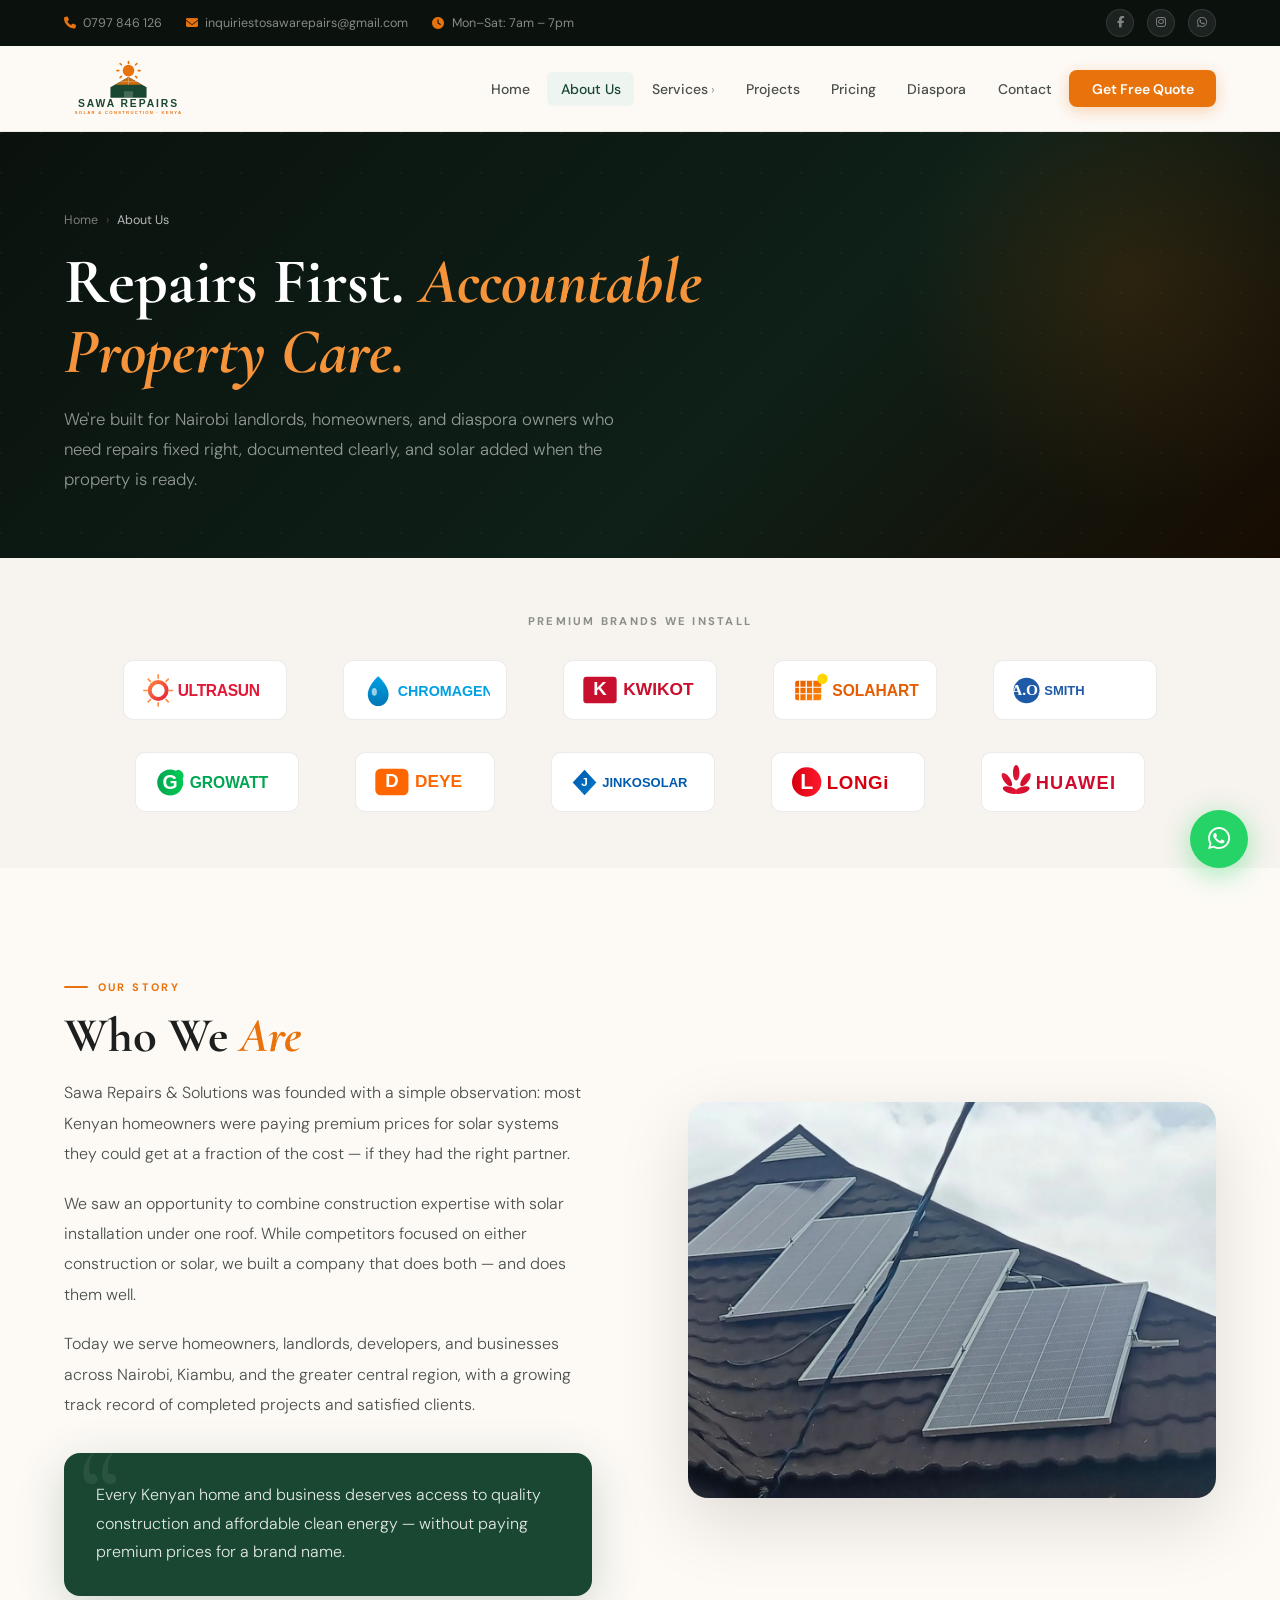
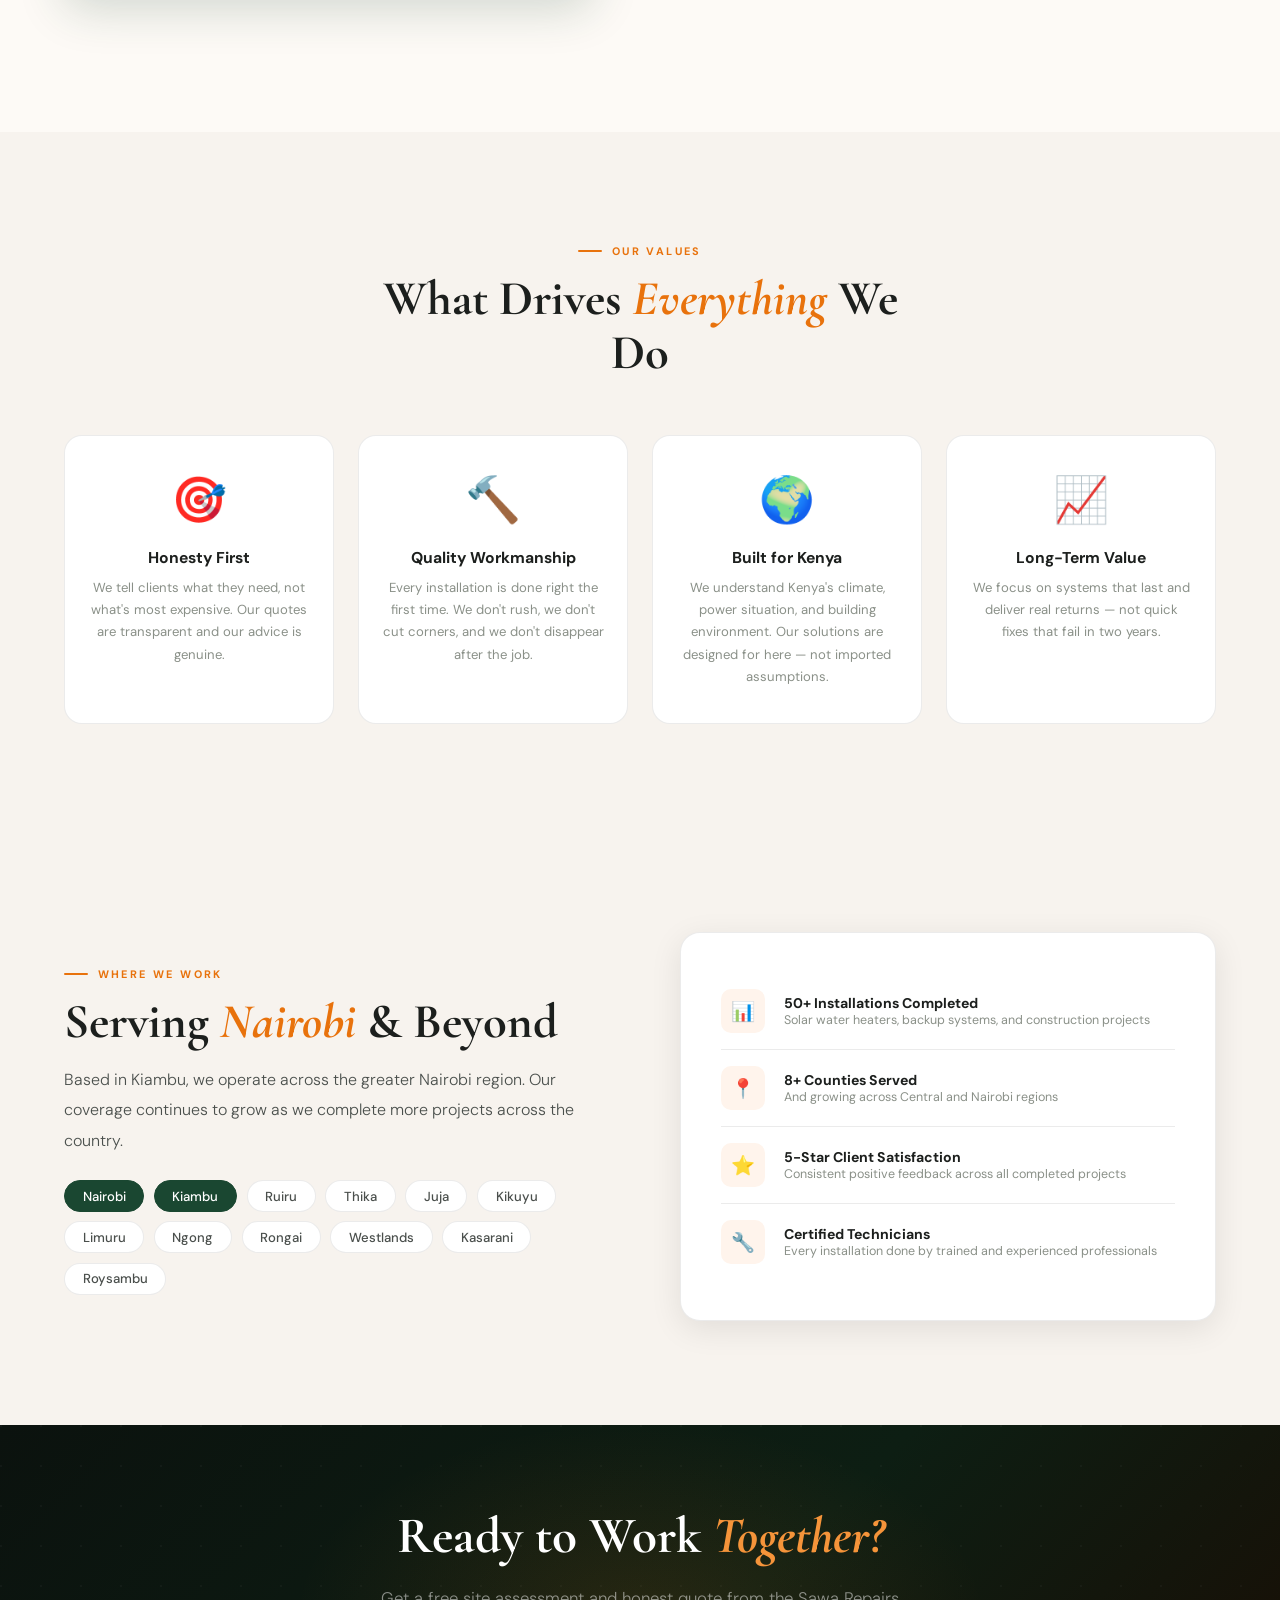
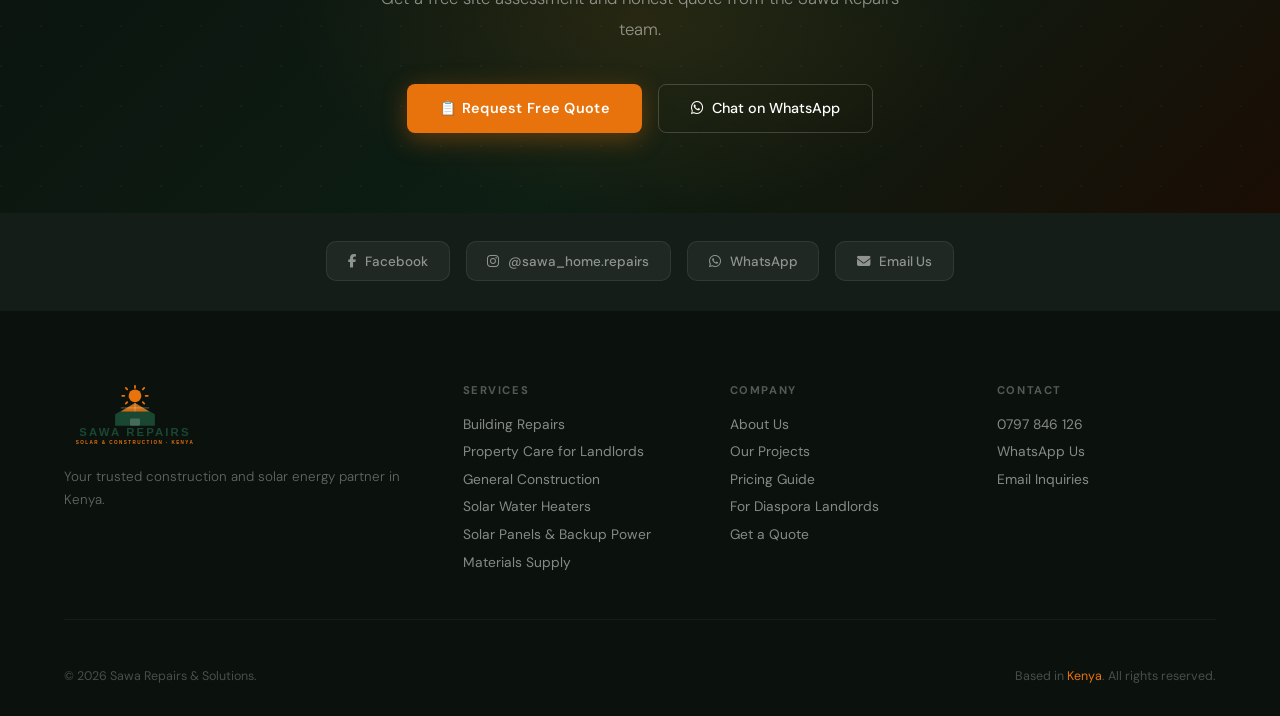
<file: about.html>
<!DOCTYPE html>
<html lang="en">
<head>
  <meta charset="UTF-8">
  <meta name="viewport" content="width=device-width, initial-scale=1.0">
  <title>About Us | Sawa Repairs & Solar Solutions Kenya</title>
  <meta name="description" content="Learn about Sawa Repairs &amp; Solutions — Nairobi's accountable property maintenance, building repairs and solar solutions partner for landlords and homeowners.">
  <link rel="canonical" href="https://sawa-solar-solution-website.vercel.app/about.html">
  <link rel="icon" type="image/svg+xml" href="images/sawa-logo-transparent.svg">
  <link rel="preconnect" href="https://fonts.googleapis.com">
  <link rel="preconnect" href="https://fonts.gstatic.com" crossorigin>
  <link href="https://fonts.googleapis.com/css2?family=Cormorant+Garamond:ital,wght@0,400;0,600;0,700;1,400;1,600&family=DM+Sans:wght@300;400;500;600;700&display=swap" rel="stylesheet">
  <link rel="stylesheet" href="https://cdnjs.cloudflare.com/ajax/libs/font-awesome/6.5.1/css/all.min.css">
  <link rel="stylesheet" href="new-style.css">
</head>
<body>

<div class="topbar">
  <div class="topbar-left">
    <div class="topbar-item"><i class="fas fa-phone"></i><a href="tel:+254797846126">0797 846 126</a></div>
    <div class="topbar-item"><i class="fas fa-envelope"></i><a href="mailto:inquiriestosawarepairs@gmail.com">inquiriestosawarepairs@gmail.com</a></div>
    <div class="topbar-item"><i class="fas fa-clock"></i> Mon–Sat: 7am – 7pm</div>
  </div>
  <div class="topbar-right">
    <a href="https://www.facebook.com/sawarepairs" class="topbar-social" target="_blank"><i class="fab fa-facebook-f"></i></a>
    <a href="https://www.instagram.com/sawa_home.repairs" class="topbar-social" target="_blank"><i class="fab fa-instagram"></i></a>
    <a href="https://wa.me/254797846126" class="topbar-social" target="_blank"><i class="fab fa-whatsapp"></i></a>
  </div>
</div>

<nav id="navbar">
  <div class="nav-inner">
    <div class="logo"><a href="index.html"><img src="images/sawa-logo-transparent.svg" alt="Sawa Repairs logo"></a></div>
    <ul class="nav-links">
      <li><a href="index.html">Home</a></li>
      <li><a href="about.html" class="active">About Us</a></li>
      <li class="nav-dropdown">
        <a href="services.html">Services</a>
                <div class="dropdown-menu">
          <a href="services.html#repairs"><i class="fas fa-wrench"></i> Building Repairs &amp; Maintenance</a>
          <a href="services.html#property"><i class="fas fa-building"></i> Property Care for Landlords</a>
          <a href="services.html#construction"><i class="fas fa-hard-hat"></i> General Construction</a>
          <a href="services.html#solar-water"><i class="fas fa-sun"></i> Solar Water Heaters</a>
          <a href="services.html#backup-power"><i class="fas fa-battery-full"></i> Solar Panels &amp; Backup Power</a>
          <a href="services.html#supply"><i class="fas fa-boxes"></i> Materials Supply</a>
        </div>
      </li>
      <li><a href="projects.html">Projects</a></li>
      <li><a href="pricing.html">Pricing</a></li>
      <li><a href="diaspora.html">Diaspora</a></li>
      <li><a href="https://wa.me/254797846126">Contact</a></li>
      <li><a href="https://wa.me/254797846126" class="nav-cta">Get Free Quote</a></li>
    </ul>
    <div class="hamburger" onclick="toggleMenu()"><span></span><span></span><span></span></div>
  </div>
</nav>

<div class="page-hero">
  <div class="page-hero-content">
    <div class="breadcrumb">
      <a href="index.html">Home</a>
      <span>›</span>
      <span class="current">About Us</span>
    </div>
    <h1>Repairs First. <em>Accountable Property Care.</em></h1>
    <p>We're built for Nairobi landlords, homeowners, and diaspora owners who need repairs fixed right, documented clearly, and solar added when the property is ready.</p>
  </div>
</div>

<!-- PARTNER LOGOS -->
<div class="partners reveal">
  <p class="partners-label">Premium Brands We Install</p>
  <div class="partners-track">
    <div class="partner-logo"><img src="images/logo-ultrasun.svg" alt="Ultrasun" height="40" loading="lazy"></div>
    <div class="partner-logo"><img src="images/logo-chromagen.svg" alt="Chromagen" height="40" loading="lazy"></div>
    <div class="partner-logo"><img src="images/logo-kwikot.svg" alt="Kwikot" height="40" loading="lazy"></div>
    <div class="partner-logo"><img src="images/logo-solahart.svg" alt="Solahart" height="40" loading="lazy"></div>
    <div class="partner-logo"><img src="images/logo-aosmith.svg" alt="A.O. Smith" height="40" loading="lazy"></div>
    <div class="partner-logo"><img src="images/logo-growatt.svg" alt="Growatt" height="40" loading="lazy"></div>
    <div class="partner-logo"><img src="images/logo-deye.svg" alt="Deye" height="40" loading="lazy"></div>
    <div class="partner-logo"><img src="images/logo-jinko.svg" alt="JinkoSolar" height="40" loading="lazy"></div>
    <div class="partner-logo"><img src="images/logo-longi.svg" alt="LONGi" height="40" loading="lazy"></div>
    <div class="partner-logo"><img src="images/logo-huawei.svg" alt="HUAWEI" height="40" loading="lazy"></div>
  </div>
</div>

<!-- STORY -->
<section style="background:var(--warm-white);">
  <div class="about-grid">
    <div class="about-text reveal">
      <div class="section-tag">Our Story</div>
      <h2 class="section-title">Who We <em>Are</em></h2>
      <p>Sawa Repairs & Solutions was founded with a simple observation: most Kenyan homeowners were paying premium prices for solar systems they could get at a fraction of the cost — if they had the right partner.</p>
      <p>We saw an opportunity to combine construction expertise with solar installation under one roof. While competitors focused on either construction or solar, we built a company that does both — and does them well.</p>
      <p>Today we serve homeowners, landlords, developers, and businesses across Nairobi, Kiambu, and the greater central region, with a growing track record of completed projects and satisfied clients.</p>
      <div class="about-mission">
        <p>Every Kenyan home and business deserves access to quality construction and affordable clean energy — without paying premium prices for a brand name.</p>
      </div>
    </div>
    <div class="reveal reveal-d1">
      <div class="about-image">
        <img src="images/gallery-8.jpg" alt="Sawa Repairs solar installation Kenya">
      </div>
    </div>
  </div>
</section>

<!-- VALUES -->
<section style="background:var(--cream);">
  <div style="text-align:center; max-width:560px; margin:0 auto 3.5rem;" class="reveal">
    <div class="section-tag" style="justify-content:center;">Our Values</div>
    <h2 class="section-title">What Drives <em>Everything</em> We Do</h2>
  </div>
  <div class="why-grid">
    <div class="why-card reveal">
      <span class="why-icon">🎯</span>
      <h4>Honesty First</h4>
      <p>We tell clients what they need, not what's most expensive. Our quotes are transparent and our advice is genuine.</p>
    </div>
    <div class="why-card reveal reveal-d1">
      <span class="why-icon">🔨</span>
      <h4>Quality Workmanship</h4>
      <p>Every installation is done right the first time. We don't rush, we don't cut corners, and we don't disappear after the job.</p>
    </div>
    <div class="why-card reveal reveal-d2">
      <span class="why-icon">🌍</span>
      <h4>Built for Kenya</h4>
      <p>We understand Kenya's climate, power situation, and building environment. Our solutions are designed for here — not imported assumptions.</p>
    </div>
    <div class="why-card reveal reveal-d3">
      <span class="why-icon">📈</span>
      <h4>Long-Term Value</h4>
      <p>We focus on systems that last and deliver real returns — not quick fixes that fail in two years.</p>
    </div>
  </div>
</section>

<!-- TEAM (Hidden) -->
<section style="background:var(--warm-white); display:none;">
  <div style="text-align:center; max-width:540px; margin:0 auto 1rem;" class="reveal">
    <div class="section-tag" style="justify-content:center;">The Team</div>
    <h2 class="section-title">The People <em>Behind</em> the Work</h2>
  </div>
  <div class="team-grid">
    <div class="team-card reveal">
      <div class="team-avatar">VM</div>
      <h3>Victor Muregi</h3>
      <div class="role">Co-Founder & Technical Lead</div>
      <p>Leads technical operations, system design, and client relationships. Ensures every project is executed to standard.</p>
    </div>
    <div class="team-card reveal reveal-d1">
      <div class="team-avatar">PM</div>
      <h3>Peter</h3>
      <div class="role">Co-Founder & Operations</div>
      <p>Manages day-to-day operations, site coordination, and delivery timelines across all active projects.</p>
    </div>
    <div class="team-card reveal reveal-d2">
      <div class="team-avatar">TM</div>
      <h3>Field Team</h3>
      <div class="role">Certified Technicians</div>
      <p>Our certified installation crew — experienced in solar water heaters, backup power systems, and construction work.</p>
    </div>
  </div>
</section>

<!-- COVERAGE -->
<section style="background:var(--cream);">
  <div class="coverage-grid">
    <div class="coverage-text reveal">
      <div class="section-tag">Where We Work</div>
      <h2 class="section-title">Serving <em>Nairobi</em> & Beyond</h2>
      <p>Based in Kiambu, we operate across the greater Nairobi region. Our coverage continues to grow as we complete more projects across the country.</p>
      <div class="coverage-tags">
        <span class="coverage-tag primary">Nairobi</span>
        <span class="coverage-tag primary">Kiambu</span>
        <span class="coverage-tag">Ruiru</span>
        <span class="coverage-tag">Thika</span>
        <span class="coverage-tag">Juja</span>
        <span class="coverage-tag">Kikuyu</span>
        <span class="coverage-tag">Limuru</span>
        <span class="coverage-tag">Ngong</span>
        <span class="coverage-tag">Rongai</span>
        <span class="coverage-tag">Westlands</span>
        <span class="coverage-tag">Kasarani</span>
        <span class="coverage-tag">Roysambu</span>
      </div>
    </div>
    <div class="coverage-panel reveal reveal-d1">
      <div class="coverage-row">
        <div class="coverage-row-icon">📊</div>
        <div><h4>50+ Installations Completed</h4><p>Solar water heaters, backup systems, and construction projects</p></div>
      </div>
      <div class="coverage-row">
        <div class="coverage-row-icon">📍</div>
        <div><h4>8+ Counties Served</h4><p>And growing across Central and Nairobi regions</p></div>
      </div>
      <div class="coverage-row">
        <div class="coverage-row-icon">⭐</div>
        <div><h4>5-Star Client Satisfaction</h4><p>Consistent positive feedback across all completed projects</p></div>
      </div>
      <div class="coverage-row">
        <div class="coverage-row-icon">🔧</div>
        <div><h4>Certified Technicians</h4><p>Every installation done by trained and experienced professionals</p></div>
      </div>
    </div>
  </div>
</section>

<!-- CTA -->
<div class="cta-band">
  <div class="cta-band-glow"></div>
  <div class="cta-band-content reveal">
    <h2>Ready to Work <em>Together?</em></h2>
    <p>Get a free site assessment and honest quote from the Sawa Repairs team.</p>
    <div class="cta-band-actions">
      <a href="https://wa.me/254797846126" class="btn-primary">📋 Request Free Quote</a>
      <a href="https://wa.me/254797846126" class="btn-secondary" target="_blank" rel="noopener"><i class="fab fa-whatsapp"></i> Chat on WhatsApp</a>
    </div>
  </div>
</div>

<div class="social-bar">
  <a href="https://www.facebook.com/sawarepairs" class="social-link" target="_blank"><i class="fab fa-facebook-f"></i> Facebook</a>
  <a href="https://www.instagram.com/sawa_home.repairs" class="social-link" target="_blank"><i class="fab fa-instagram"></i> @sawa_home.repairs</a>
  <a href="https://wa.me/254797846126" class="social-link" target="_blank"><i class="fab fa-whatsapp"></i> WhatsApp</a>
  <a href="mailto:inquiriestosawarepairs@gmail.com" class="social-link"><i class="fas fa-envelope"></i> Email Us</a>
</div>

<footer>
  <div class="footer-grid">
    <div class="footer-brand">
      <img src="images/sawa-logo-transparent.svg" alt="Sawa Repairs logo" class="footer-logo">
      <p>Your trusted construction and solar energy partner in Kenya.</p>
    </div>
        <div class="footer-col">
      <h4>Services</h4>
      <ul>
        <li><a href="services.html#repairs">Building Repairs</a></li>
        <li><a href="services.html#property">Property Care for Landlords</a></li>
        <li><a href="services.html#construction">General Construction</a></li>
        <li><a href="services.html#solar-water">Solar Water Heaters</a></li>
        <li><a href="services.html#backup-power">Solar Panels &amp; Backup Power</a></li>
        <li><a href="services.html#supply">Materials Supply</a></li>
      </ul>
    </div>
    <div class="footer-col"><h4>Company</h4><ul>
      <li><a href="about.html">About Us</a></li>
      <li><a href="projects.html">Our Projects</a></li>
      <li><a href="pricing.html">Pricing Guide</a></li>
      <li><a href="diaspora.html">For Diaspora Landlords</a></li>
      <li><a href="https://wa.me/254797846126">Get a Quote</a></li>
    </ul></div>
    <div class="footer-col"><h4>Contact</h4><ul>
      <li><a href="tel:+254797846126">0797 846 126</a></li>
      <li><a href="https://wa.me/254797846126" target="_blank">WhatsApp Us</a></li>
      <li><a href="mailto:inquiriestosawarepairs@gmail.com">Email Inquiries</a></li>
    </ul></div>
  </div>
  <div class="footer-bottom">
    <p>© 2026 Sawa Repairs & Solutions.</p>
    <p>Based in <span>Kenya</span>. All rights reserved.</p>
  </div>
</footer>

<a href="https://wa.me/254797846126" class="wa-float" target="_blank" rel="noopener" aria-label="WhatsApp">
  <i class="fab fa-whatsapp"></i>
  <span class="wa-tooltip">Chat on WhatsApp</span>
</a>

<script src="js/script.js"></script>
</body>
</html>
</file>
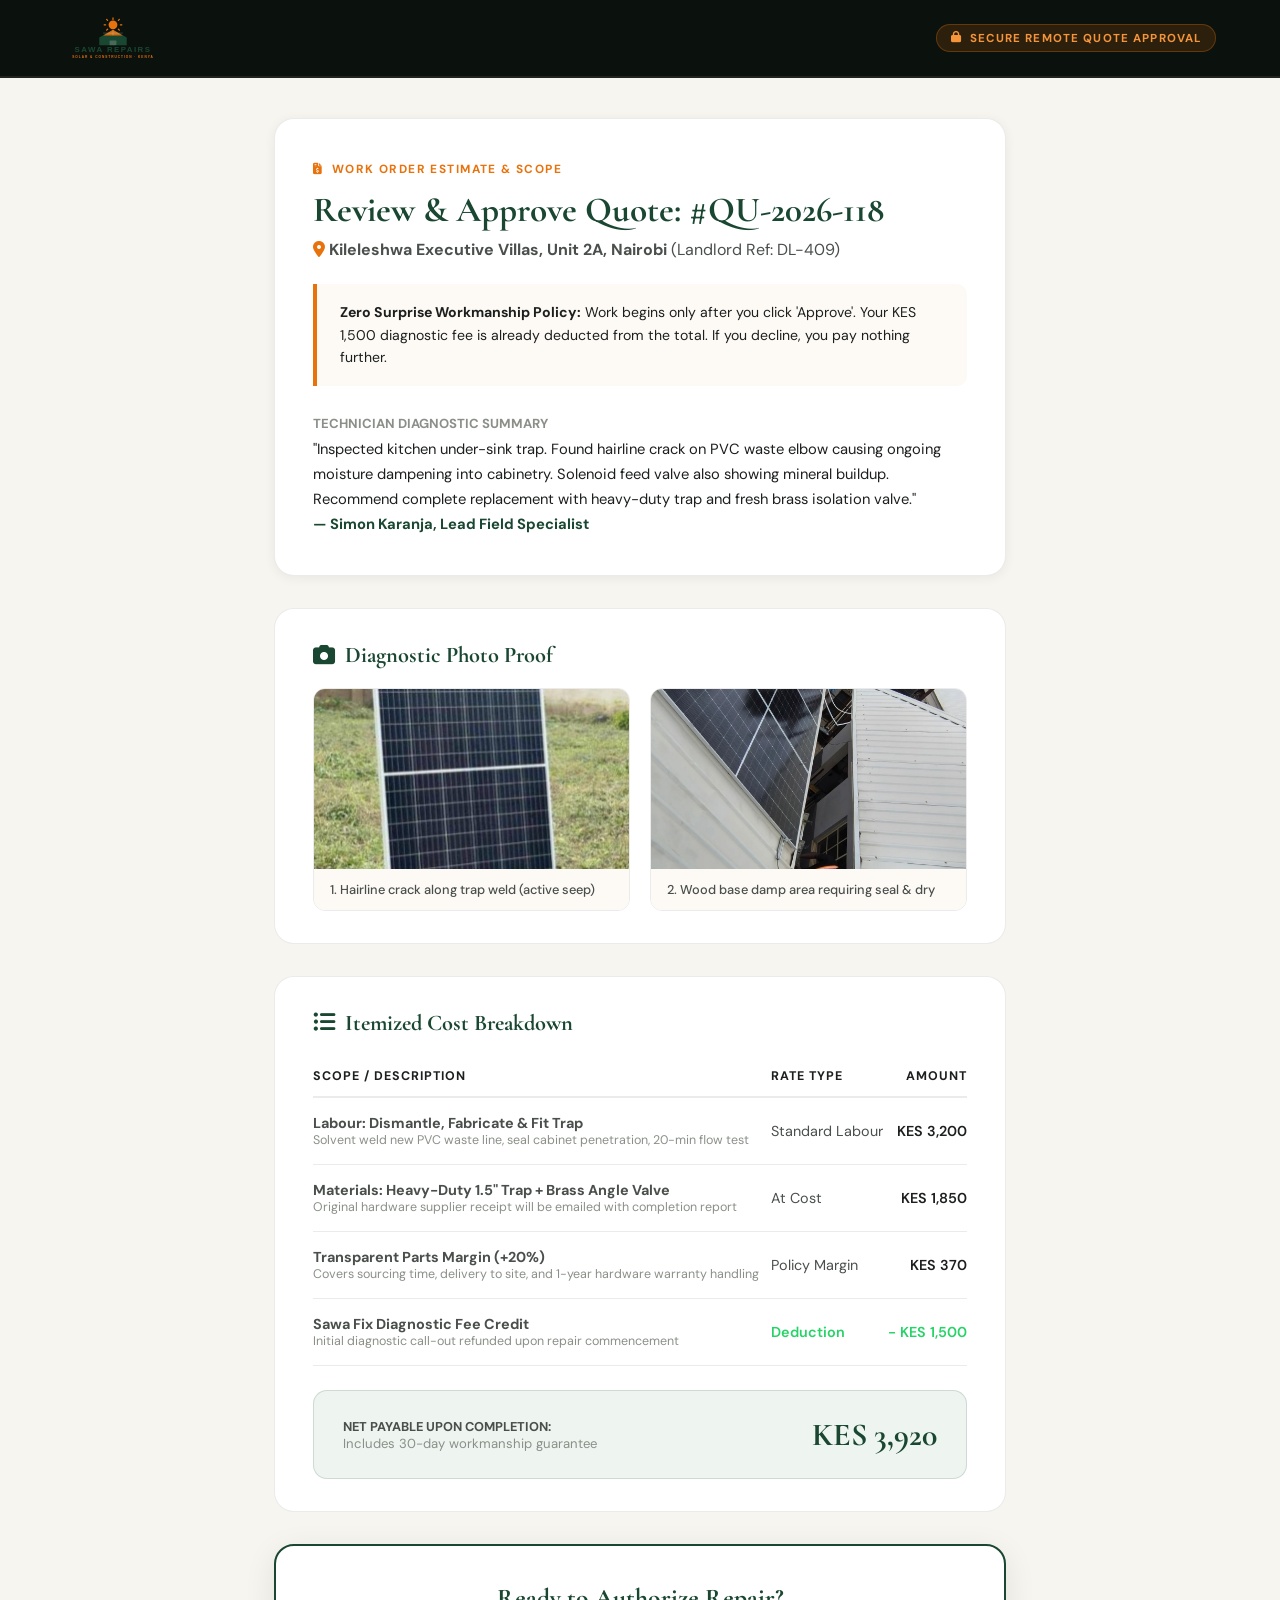
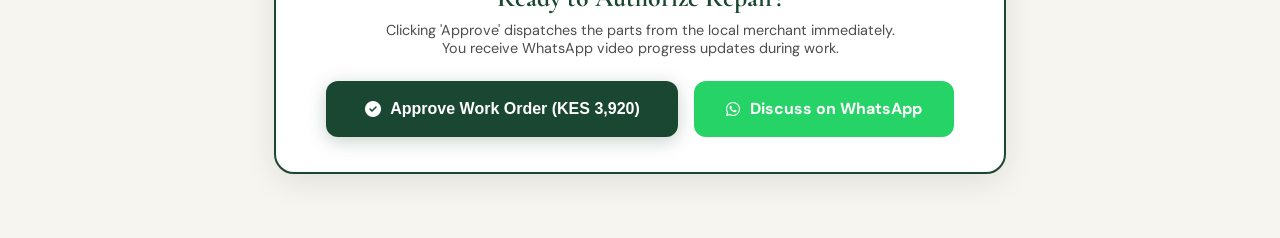
<file: approve.html>
<!DOCTYPE html>
<html lang="en">
<head>
  <meta charset="UTF-8">
  <meta name="viewport" content="width=device-width, initial-scale=1.0">
  <title>Remote Quote Approval | Sawa Repairs Nairobi</title>
  <meta name="description" content="Review diagnostic findings, photo evidence, and itemized transparent labour quotes. 1-click remote approval for Nairobi and diaspora landlords.">
  <meta name="robots" content="noindex, follow">
  <link rel="icon" type="image/svg+xml" href="images/sawa-logo-transparent.svg">
  <link rel="preconnect" href="https://fonts.googleapis.com">
  <link rel="preconnect" href="https://fonts.gstatic.com" crossorigin>
  <link href="https://fonts.googleapis.com/css2?family=Cormorant+Garamond:ital,wght@0,600;0,700;1,400&family=DM+Sans:wght@300;400;500;600;700&display=swap" rel="stylesheet">
  <link rel="stylesheet" href="https://cdnjs.cloudflare.com/ajax/libs/font-awesome/6.5.1/css/all.min.css">
  <link rel="stylesheet" href="new-style.css">
  <style>
    body {
      background: #F7F5F0;
      font-family: var(--font-body);
      color: var(--text-dark);
      min-height: 100vh;
    }
    .portal-nav {
      background: var(--dark);
      padding: 1rem 5vw;
      display: flex;
      align-items: center;
      justify-content: space-between;
      border-bottom: 2px solid rgba(255,255,255,0.08);
    }
    .portal-nav img { height: 44px; width: auto; }
    .portal-badge {
      display: inline-flex;
      align-items: center;
      gap: 0.5rem;
      background: rgba(232,114,12,0.15);
      border: 1px solid rgba(232,114,12,0.3);
      color: var(--orange-light);
      font-size: 0.72rem;
      font-weight: 700;
      letter-spacing: 0.1em;
      text-transform: uppercase;
      padding: 0.35rem 0.85rem;
      border-radius: 100px;
    }
    .approve-container {
      max-width: 860px;
      margin: 2.5rem auto 4rem;
      padding: 0 5vw;
    }
    .quote-hero-card {
      background: white;
      border-radius: 20px;
      padding: 2.4rem;
      border: 1px solid var(--border);
      box-shadow: var(--shadow-sm);
      margin-bottom: 2rem;
    }
    .quote-badge {
      display: inline-flex;
      align-items: center;
      gap: 0.5rem;
      font-size: 0.74rem;
      font-weight: 700;
      text-transform: uppercase;
      letter-spacing: 0.12em;
      color: var(--orange);
      margin-bottom: 0.8rem;
    }
    .quote-title {
      font-family: var(--font-display);
      font-size: 2.2rem;
      font-weight: 700;
      color: var(--green);
      line-height: 1.15;
      margin-bottom: 0.5rem;
    }
    .quote-property {
      font-size: 1rem;
      color: var(--text-mid);
      margin-bottom: 1.5rem;
    }
    .quote-callout {
      background: var(--warm-white);
      border-left: 4px solid var(--orange);
      padding: 1.1rem 1.4rem;
      border-radius: 0 10px 10px 0;
      font-size: 0.88rem;
      line-height: 1.6;
      color: var(--text-dark);
      margin-bottom: 1.8rem;
    }
    .findings-card {
      background: white;
      border-radius: 20px;
      padding: 2rem 2.4rem;
      border: 1px solid var(--border);
      margin-bottom: 2rem;
    }
    .section-headline {
      font-family: var(--font-display);
      font-size: 1.4rem;
      font-weight: 700;
      color: var(--green);
      margin-bottom: 1.2rem;
      display: flex;
      align-items: center;
      gap: 0.6rem;
    }
    .photo-grid {
      display: grid;
      grid-template-columns: 1fr 1fr;
      gap: 1.2rem;
      margin-top: 1rem;
    }
    .photo-card {
      border: 1px solid var(--border);
      border-radius: 12px;
      overflow: hidden;
    }
    .photo-card img {
      width: 100%;
      height: 180px;
      object-fit: cover;
    }
    .photo-cap {
      padding: 0.75rem 1rem;
      font-size: 0.8rem;
      background: var(--warm-white);
      font-weight: 500;
      color: var(--text-mid);
    }
    .table-card {
      background: white;
      border-radius: 20px;
      padding: 2rem 2.4rem;
      border: 1px solid var(--border);
      margin-bottom: 2rem;
    }
    .quote-table {
      width: 100%;
      border-collapse: collapse;
      font-size: 0.9rem;
      margin-top: 1rem;
    }
    .quote-table th {
      text-align: left;
      padding: 0.8rem 0;
      border-bottom: 2px solid var(--border);
      font-weight: 700;
      color: var(--text-dark);
      font-size: 0.78rem;
      text-transform: uppercase;
      letter-spacing: 0.08em;
    }
    .quote-table td {
      padding: 1rem 0;
      border-bottom: 1px solid var(--border);
      color: var(--text-mid);
    }
    .quote-table td.amount {
      text-align: right;
      font-weight: 600;
      color: var(--text-dark);
    }
    .total-box {
      background: var(--green-pale);
      border: 1px solid rgba(26,71,49,0.15);
      border-radius: 14px;
      padding: 1.5rem 1.8rem;
      margin-top: 1.5rem;
      display: flex;
      justify-content: space-between;
      align-items: center;
      flex-wrap: wrap;
      gap: 1rem;
    }
    .total-val {
      font-family: var(--font-display);
      font-size: 2rem;
      font-weight: 700;
      color: var(--green);
    }
    .action-band {
      background: white;
      border-radius: 20px;
      padding: 2.2rem 2.4rem;
      border: 2px solid var(--green);
      box-shadow: var(--shadow-md);
      text-align: center;
    }
    .action-btns {
      display: flex;
      gap: 1rem;
      justify-content: center;
      flex-wrap: wrap;
      margin-top: 1.5rem;
    }
    .btn-approve {
      background: var(--green);
      color: white;
      border: none;
      padding: 1.1rem 2.4rem;
      border-radius: 12px;
      font-weight: 700;
      font-size: 1rem;
      cursor: pointer;
      display: inline-flex;
      align-items: center;
      gap: 0.6rem;
      transition: all 0.25s ease;
      box-shadow: 0 4px 18px rgba(26,71,49,0.25);
    }
    .btn-approve:hover {
      background: var(--green-mid);
      transform: translateY(-2px);
    }
    .btn-discuss {
      background: #25D366;
      color: white;
      text-decoration: none;
      padding: 1.1rem 2rem;
      border-radius: 12px;
      font-weight: 700;
      font-size: 1rem;
      display: inline-flex;
      align-items: center;
      gap: 0.6rem;
      transition: all 0.25s ease;
    }
    .btn-discuss:hover {
      background: #1fb558;
      transform: translateY(-2px);
    }
    @media (max-width: 600px) {
      .photo-grid { grid-template-columns: 1fr; }
      .action-btns { flex-direction: column; }
      .btn-approve, .btn-discuss { width: 100%; justify-content: center; }
    }
  </style>
</head>
<body>

<div class="portal-nav">
  <a href="index.html"><img src="images/sawa-logo-transparent.svg" alt="Sawa Repairs Logo"></a>
  <div class="portal-badge"><i class="fas fa-lock"></i> Secure Remote Quote Approval</div>
</div>

<div class="approve-container">

  <!-- QUOTE HERO -->
  <div class="quote-hero-card">
    <div class="quote-badge"><i class="fas fa-file-invoice-dollar"></i> Work Order Estimate & Scope</div>
    <h1 class="quote-title">Review & Approve Quote: <span id="displayQuote">#QU-2026-118</span></h1>
    <div class="quote-property"><i class="fas fa-map-marker-alt" style="color: var(--orange);"></i> <strong>Kileleshwa Executive Villas, Unit 2A, Nairobi</strong> (Landlord Ref: DL-409)</div>

    <div class="quote-callout">
      <strong>Zero Surprise Workmanship Policy:</strong> Work begins only after you click 'Approve'. Your KES 1,500 diagnostic fee is already deducted from the total. If you decline, you pay nothing further.
    </div>

    <div>
      <div style="font-size: 0.82rem; font-weight: 700; text-transform: uppercase; color: var(--text-muted); margin-bottom: 0.3rem;">Technician Diagnostic Summary</div>
      <p style="font-size: 0.92rem; line-height: 1.7; color: var(--text-dark);">
        "Inspected kitchen under-sink trap. Found hairline crack on PVC waste elbow causing ongoing moisture dampening into cabinetry. Solenoid feed valve also showing mineral buildup. Recommend complete replacement with heavy-duty trap and fresh brass isolation valve."
        <br><strong style="color: var(--green);">— Simon Karanja, Lead Field Specialist</strong>
      </p>
    </div>
  </div>

  <!-- EVIDENCE -->
  <div class="findings-card">
    <div class="section-headline"><i class="fas fa-camera"></i> Diagnostic Photo Proof</div>
    <div class="photo-grid">
      <div class="photo-card">
        <img src="images/gallery-3.jpg" alt="Defect Photo">
        <div class="photo-cap">1. Hairline crack along trap weld (active seep)</div>
      </div>
      <div class="photo-card">
        <img src="images/gallery-6.jpg" alt="Cabinet moisture">
        <div class="photo-cap">2. Wood base damp area requiring seal & dry</div>
      </div>
    </div>
  </div>

  <!-- ITEMIZED QUOTE TABLE -->
  <div class="table-card">
    <div class="section-headline"><i class="fas fa-list-ul"></i> Itemized Cost Breakdown</div>

    <table class="quote-table">
      <thead>
        <tr>
          <th>Scope / Description</th>
          <th>Rate Type</th>
          <th style="text-align:right;">Amount</th>
        </tr>
      </thead>
      <tbody>
        <tr>
          <td>
            <strong>Labour: Dismantle, Fabricate & Fit Trap</strong>
            <div style="font-size:0.78rem; color:var(--text-muted);">Solvent weld new PVC waste line, seal cabinet penetration, 20-min flow test</div>
          </td>
          <td>Standard Labour</td>
          <td class="amount">KES 3,200</td>
        </tr>
        <tr>
          <td>
            <strong>Materials: Heavy-Duty 1.5" Trap + Brass Angle Valve</strong>
            <div style="font-size:0.78rem; color:var(--text-muted);">Original hardware supplier receipt will be emailed with completion report</div>
          </td>
          <td>At Cost</td>
          <td class="amount">KES 1,850</td>
        </tr>
        <tr>
          <td>
            <strong>Transparent Parts Margin (+20%)</strong>
            <div style="font-size:0.78rem; color:var(--text-muted);">Covers sourcing time, delivery to site, and 1-year hardware warranty handling</div>
          </td>
          <td>Policy Margin</td>
          <td class="amount">KES 370</td>
        </tr>
        <tr>
          <td>
            <strong>Sawa Fix Diagnostic Fee Credit</strong>
            <div style="font-size:0.78rem; color:var(--text-muted);">Initial diagnostic call-out refunded upon repair commencement</div>
          </td>
          <td style="color:#25D366; font-weight:600;">Deduction</td>
          <td class="amount" style="color:#25D366;">- KES 1,500</td>
        </tr>
      </tbody>
    </table>

    <div class="total-box">
      <div>
        <div style="font-size:0.8rem; font-weight:700; text-transform:uppercase; color:var(--text-mid);">Net Payable Upon Completion:</div>
        <div style="font-size:0.82rem; color:var(--text-muted);">Includes 30-day workmanship guarantee</div>
      </div>
      <div class="total-val">KES 3,920</div>
    </div>
  </div>

  <!-- APPROVAL ACTION -->
  <div class="action-band">
    <h3 style="font-family: var(--font-display); font-size: 1.6rem; color: var(--green); margin-bottom: 0.5rem;">Ready to Authorize Repair?</h3>
    <p style="font-size: 0.9rem; color: var(--text-mid); max-width: 520px; margin: 0 auto;">
      Clicking 'Approve' dispatches the parts from the local merchant immediately. You receive WhatsApp video progress updates during work.
    </p>

    <div class="action-btns">
      <button class="btn-approve" id="approveBtn" onclick="approveQuote()">
        <i class="fas fa-check-circle"></i> Approve Work Order (KES 3,920)
      </button>
      <a href="https://wa.me/254797846126?text=Hello%20Sawa%2C%20regarding%20quote%20QU-2026-118%2C%20I%20have%20a%20question" class="btn-discuss" target="_blank" rel="noopener">
        <i class="fab fa-whatsapp"></i> Discuss on WhatsApp
      </a>
    </div>

    <div id="approvedMessage" style="display:none; margin-top:1.5rem; background:#DCFCE7; border:1px solid #86EFAC; color:#166534; padding:1rem; border-radius:10px; font-weight:600;">
      ✅ Work Order Approved at <span id="approveTime"></span> EAT. Technician notified. Parts dispatched.
    </div>
  </div>

</div>

<script>
  const urlParams = new URLSearchParams(window.location.search);
  const token = urlParams.get('token');
  if (token) {
    document.getElementById('displayQuote').textContent = '#' + token.toUpperCase();
  }

  function approveQuote() {
    const btn = document.getElementById('approveBtn');
    btn.disabled = true;
    btn.innerHTML = '<i class="fas fa-spinner fa-spin"></i> Authorizing...';
    
    setTimeout(() => {
      btn.style.display = 'none';
      const msg = document.getElementById('approvedMessage');
      const now = new Date();
      document.getElementById('approveTime').textContent = now.toLocaleTimeString([], {hour: '2-digit', minute:'2-digit'});
      msg.style.display = 'block';
    }, 1200);
  }
</script>

</body>
</html>
</file>
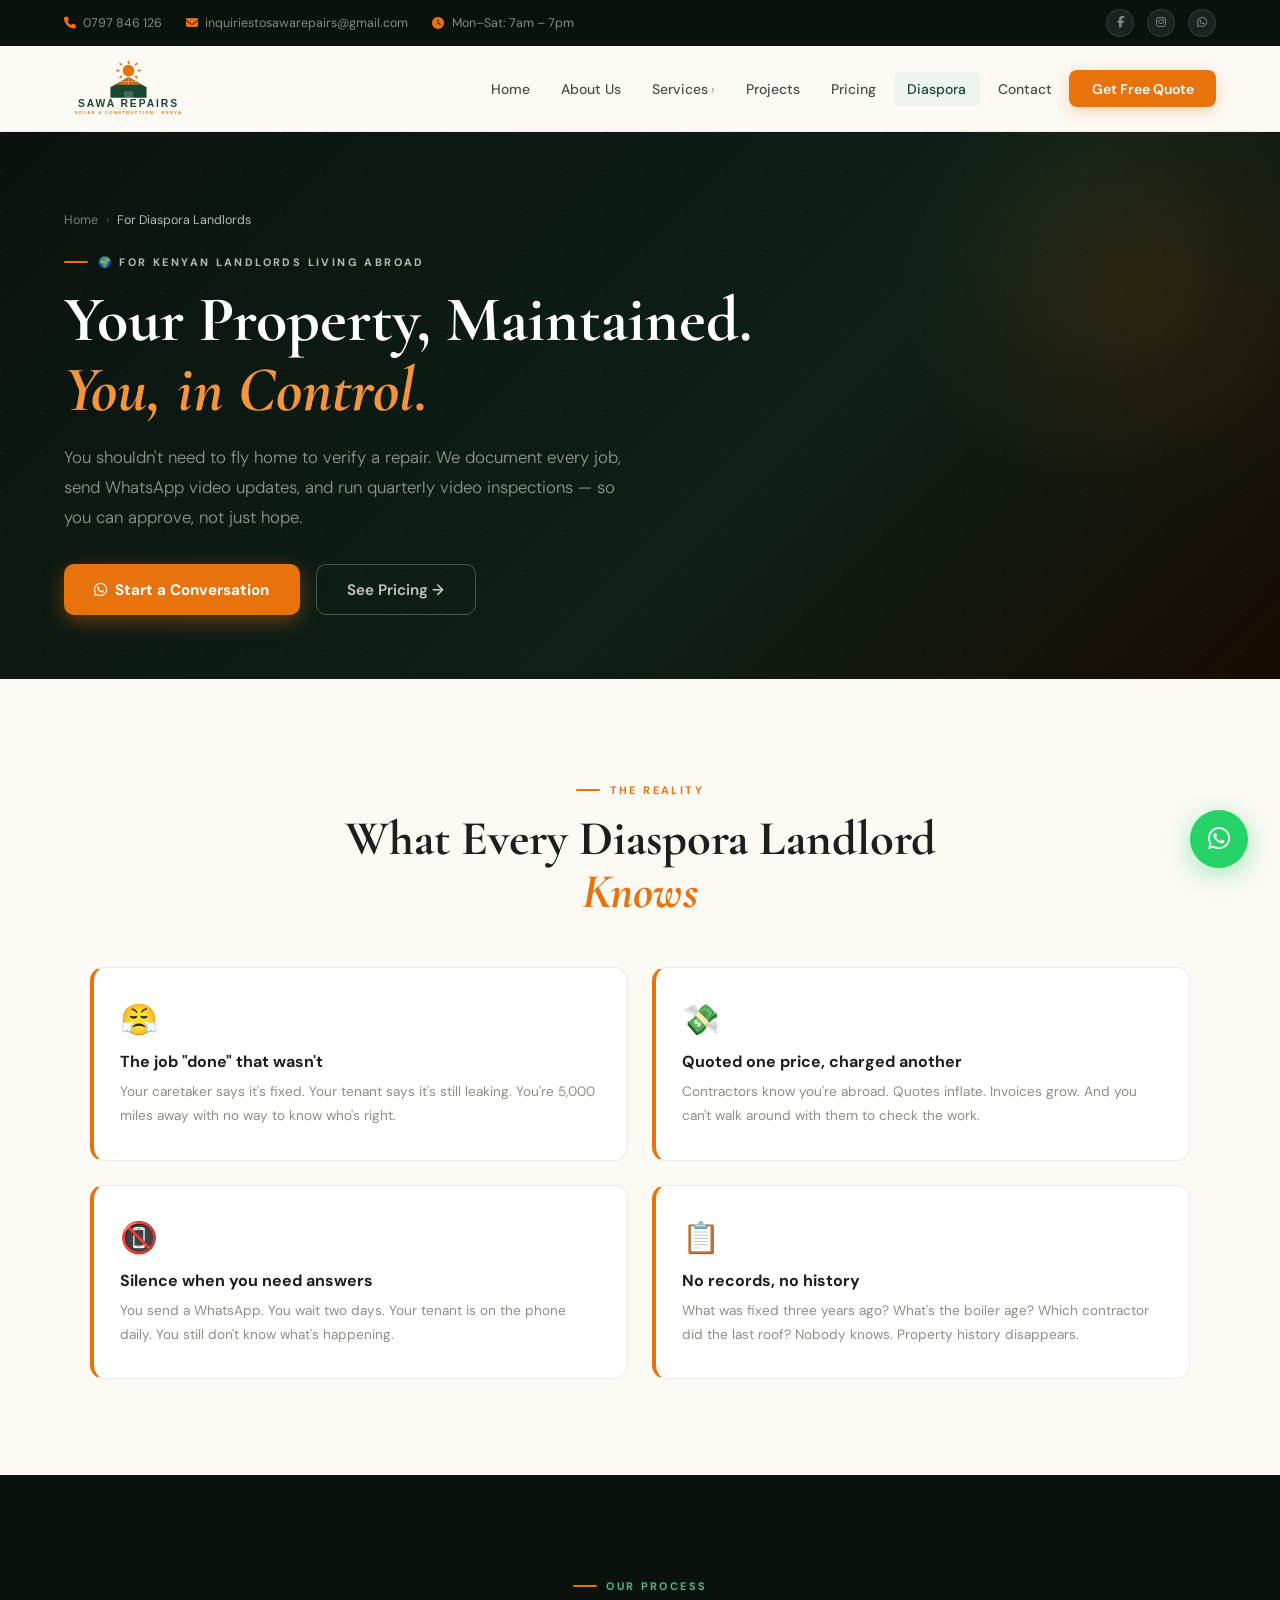
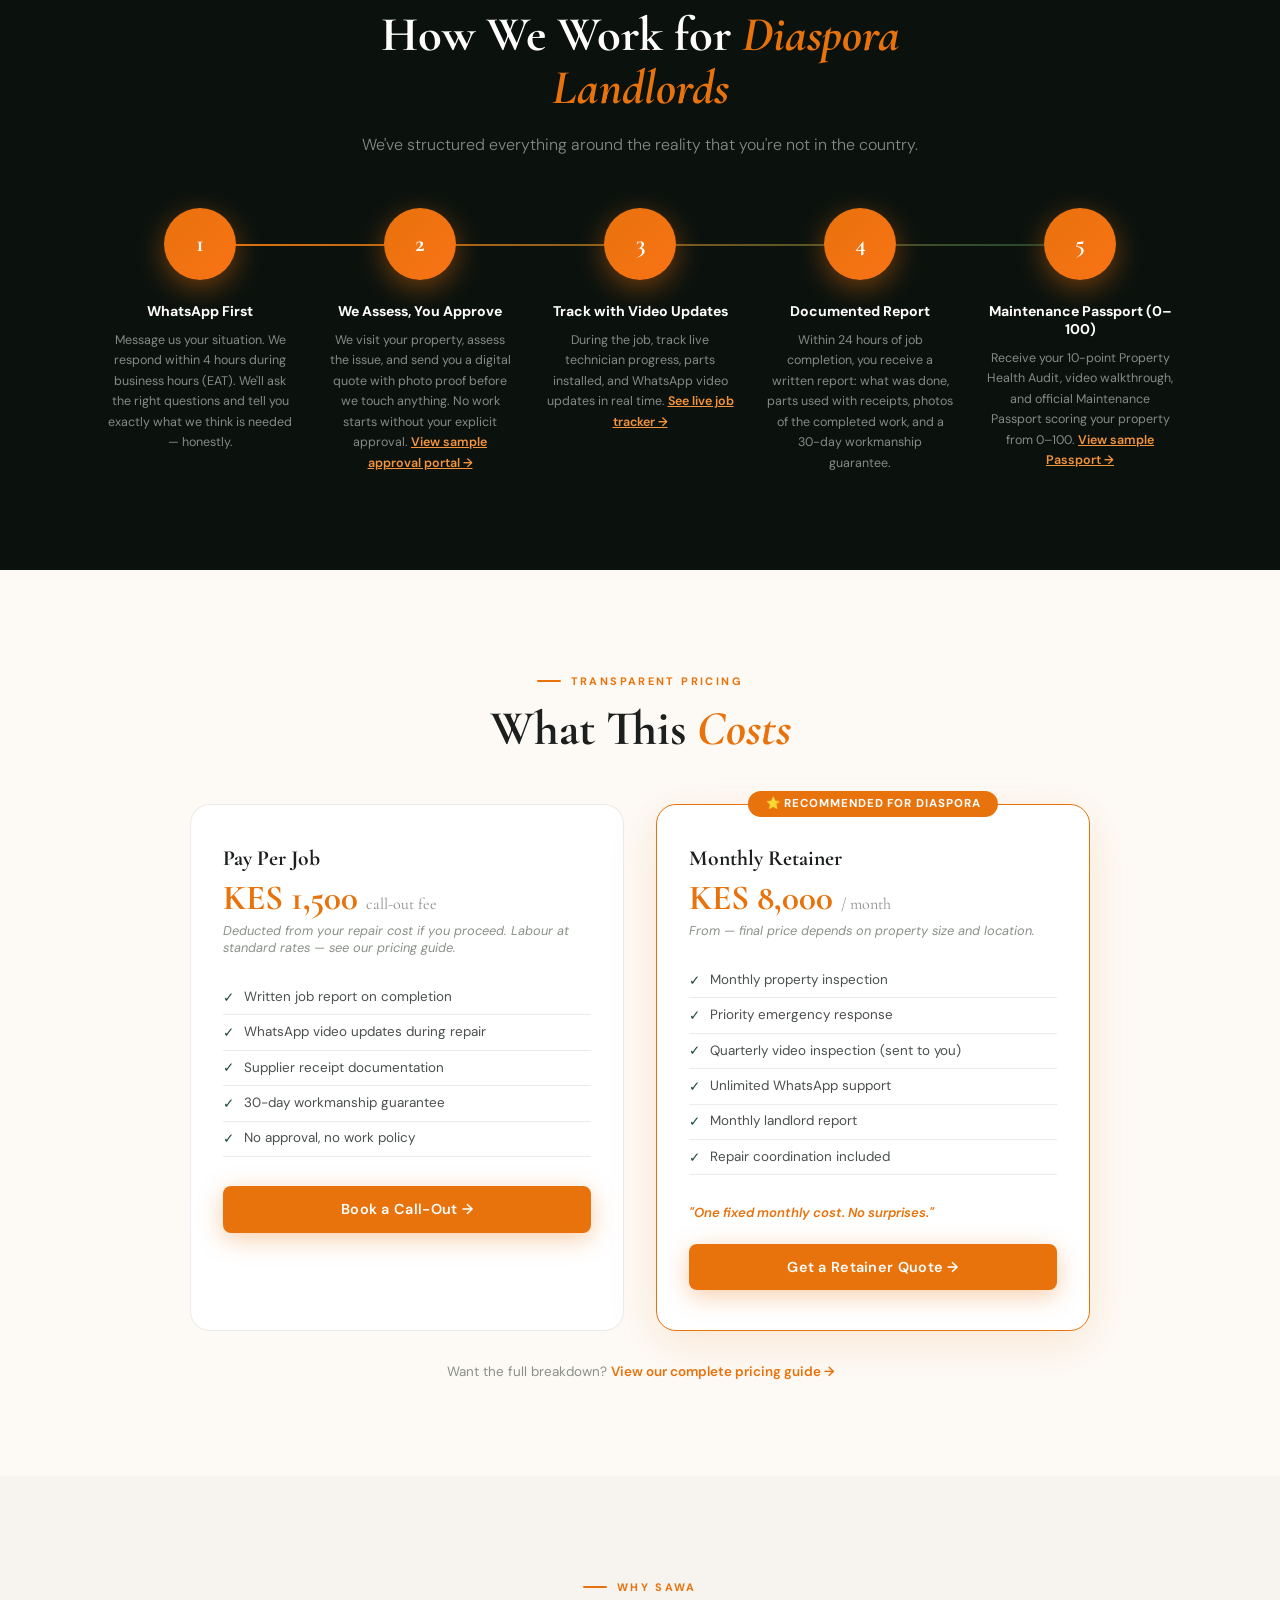
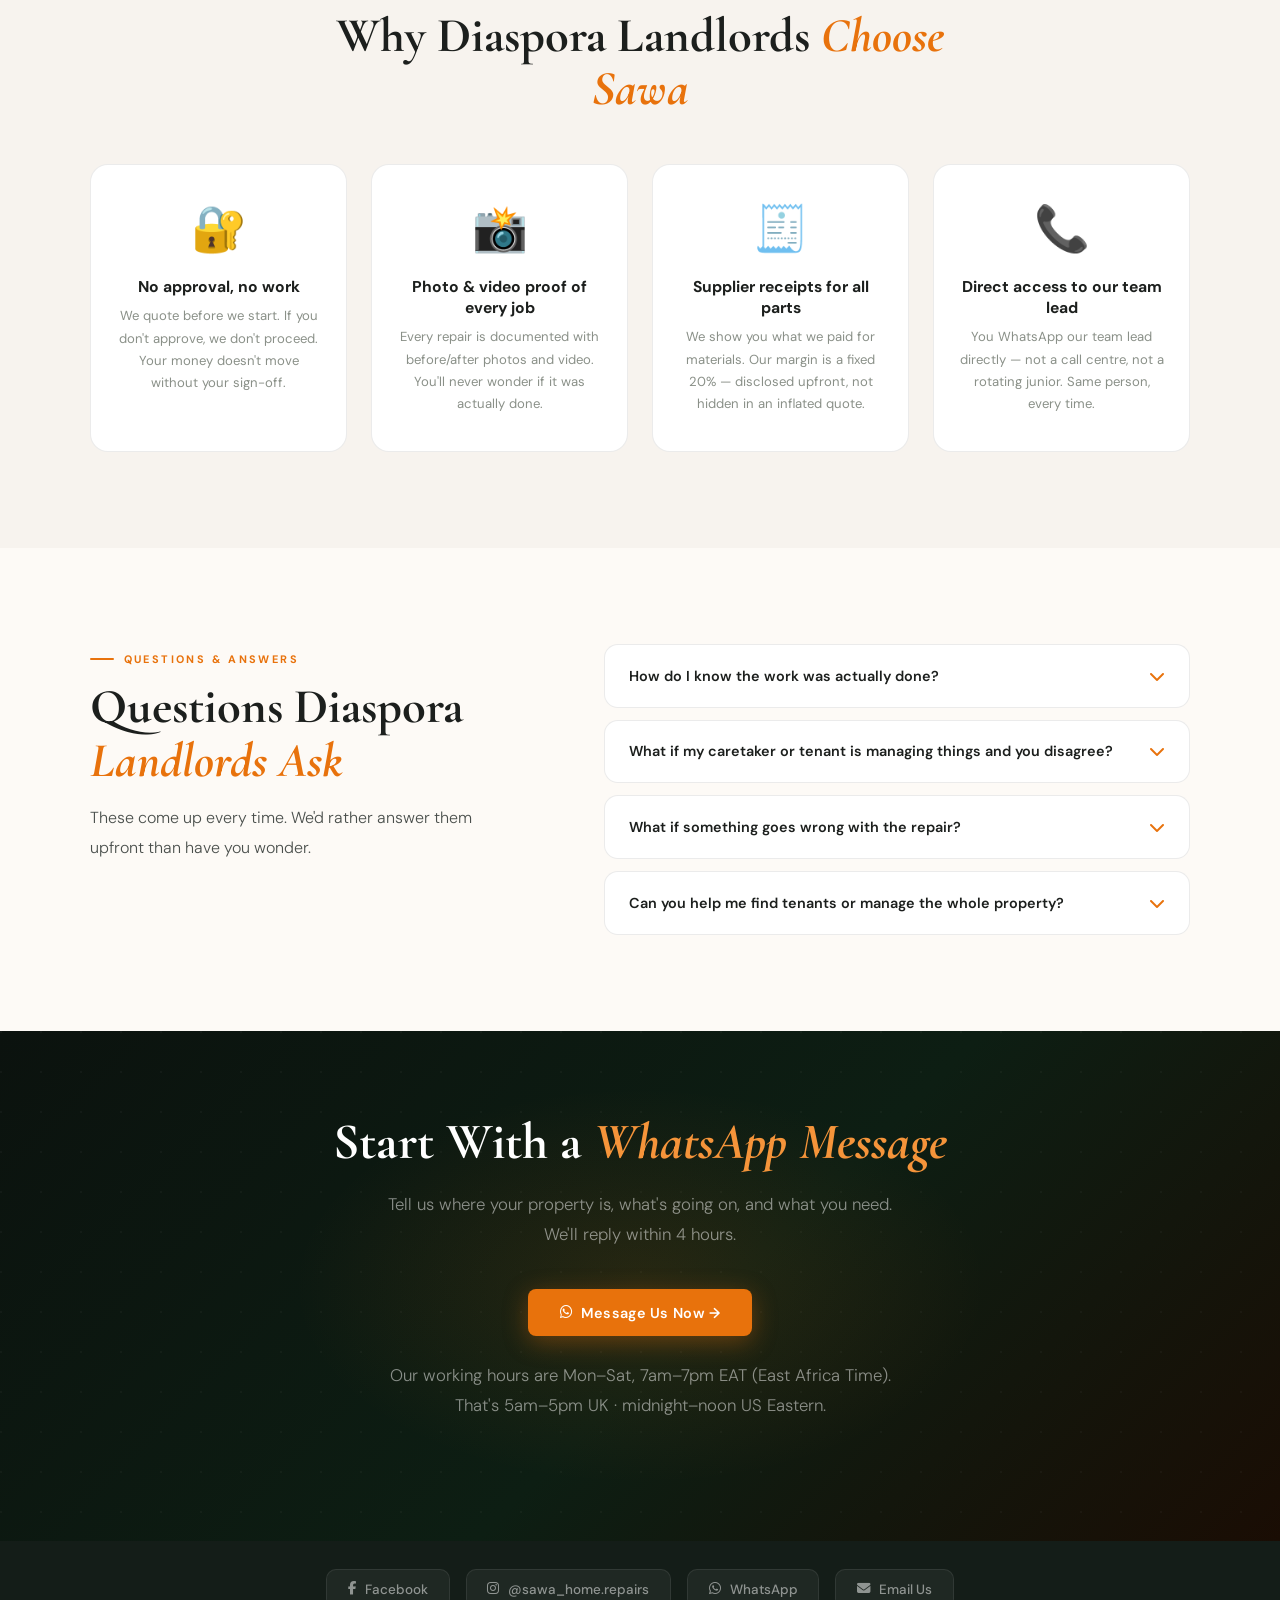
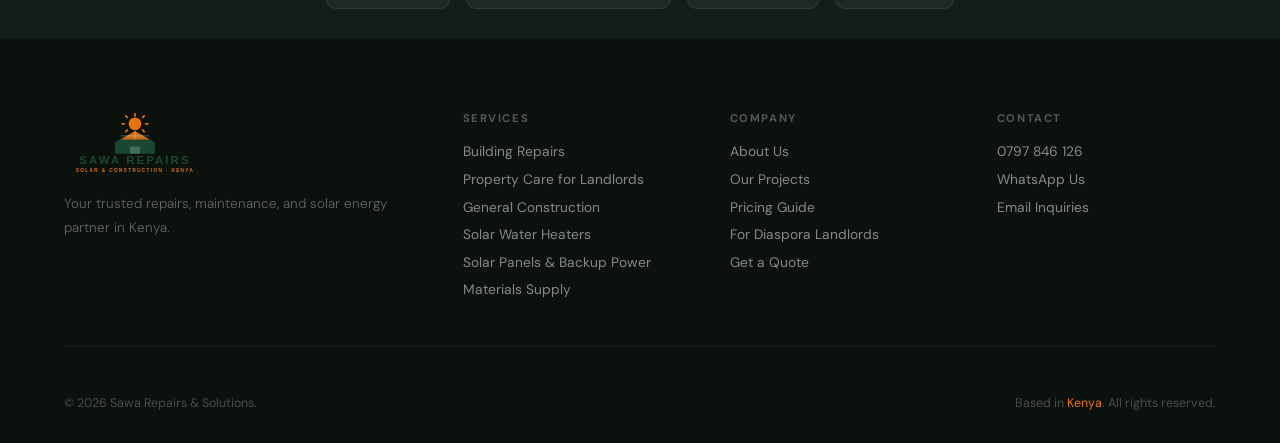
<file: diaspora.html>
<!DOCTYPE html>
<html lang="en">
<head>
  <meta charset="UTF-8">
  <meta name="viewport" content="width=device-width, initial-scale=1.0">
  <title>Property Maintenance for Diaspora Landlords | Sawa Repairs Nairobi</title>
  <meta name="description" content="Own property in Nairobi but live abroad? Sawa Repairs provides remote-approved repairs, documented job reports, WhatsApp video updates, and quarterly video inspections for diaspora landlords.">
  <meta name="keywords" content="property maintenance Kenya from abroad, diaspora landlord Kenya, property management Nairobi remote, Kenya property repairs abroad, Nairobi landlord UK">
  <link rel="canonical" href="https://sawa-solar-solution-website.vercel.app/diaspora.html">
  <link rel="icon" type="image/svg+xml" href="images/sawa-logo-transparent.svg">
  <link rel="preconnect" href="https://fonts.googleapis.com">
  <link rel="preconnect" href="https://fonts.gstatic.com" crossorigin>
  <link href="https://fonts.googleapis.com/css2?family=Cormorant+Garamond:ital,wght@0,400;0,600;0,700;1,400;1,600&family=DM+Sans:wght@300;400;500;600;700&display=swap" rel="stylesheet">
  <link rel="stylesheet" href="https://cdnjs.cloudflare.com/ajax/libs/font-awesome/6.5.1/css/all.min.css">
  <link rel="stylesheet" href="new-style.css">

  <script type="application/ld+json">
  {
    "@context": "https://schema.org",
    "@type": "Service",
    "name": "Diaspora Landlord Property Maintenance",
    "provider": { "@type": "LocalBusiness", "name": "Sawa Repairs & Solutions" },
    "description": "Remote property maintenance and inspection services for Kenyan diaspora landlords with properties in Nairobi, Kenya.",
    "areaServed": "Nairobi, Kenya",
    "audience": { "@type": "Audience", "audienceType": "Diaspora landlords living abroad" }
  }
  </script>

  <style>
    /* ── DIASPORA PAGE EXTRAS ── */

    /* Pain cards — white with orange left border */
    .pain-grid {
      display: grid;
      grid-template-columns: repeat(2, 1fr);
      gap: 1.5rem;
      margin-top: 3rem;
    }
    .pain-card {
      background: white;
      border-radius: 14px;
      border: 1px solid var(--border);
      border-left: 4px solid var(--orange);
      padding: 2rem 1.6rem;
      transition: transform 0.28s var(--ease), box-shadow 0.28s var(--ease);
    }
    .pain-card:hover {
      transform: translateY(-5px);
      box-shadow: 0 20px 50px rgba(0,0,0,0.08);
    }
    .pain-icon {
      font-size: 1.9rem;
      margin-bottom: 0.8rem;
      display: block;
    }
    .pain-card h4 {
      font-size: 1rem;
      font-weight: 700;
      color: var(--text-dark);
      margin-bottom: 0.5rem;
    }
    .pain-card p {
      font-size: 0.85rem;
      color: var(--text-muted);
      line-height: 1.75;
    }

    /* Process steps — diaspora variant (5 steps) */
    .diaspora-process {
      display: grid;
      grid-template-columns: repeat(5, 1fr);
      gap: 0;
      position: relative;
      margin-top: 3rem;
    }
    .diaspora-process::before {
      content: '';
      position: absolute;
      top: 36px;
      left: 10%;
      right: 10%;
      height: 2px;
      background: linear-gradient(90deg, var(--orange), var(--green));
      z-index: 0;
    }
    .d-step {
      text-align: center;
      padding: 0 1rem;
      position: relative;
      z-index: 1;
    }
    .d-step-num {
      width: 72px;
      height: 72px;
      border-radius: 50%;
      background: linear-gradient(135deg, var(--orange), #f97316);
      color: white;
      font-family: var(--font-display);
      font-size: 1.5rem;
      font-weight: 700;
      display: flex;
      align-items: center;
      justify-content: center;
      margin: 0 auto 1.4rem;
      box-shadow: 0 8px 28px rgba(232,114,12,0.45);
      transition: transform 0.3s var(--ease), box-shadow 0.3s var(--ease);
    }
    .d-step:hover .d-step-num {
      transform: scale(1.12);
      box-shadow: 0 14px 36px rgba(232,114,12,0.65);
    }
    .d-step h4 {
      font-size: 0.88rem;
      font-weight: 700;
      color: white;
      margin-bottom: 0.6rem;
    }
    .d-step p {
      font-size: 0.78rem;
      color: rgba(255,255,255,0.5);
      line-height: 1.65;
    }

    /* Diaspora pricing cards */
    .diaspora-pricing-grid {
      display: grid;
      grid-template-columns: 1fr 1fr;
      gap: 2rem;
      margin-top: 3rem;
      max-width: 900px;
      margin-left: auto;
      margin-right: auto;
    }
    .d-price-card {
      background: white;
      border-radius: 20px;
      border: 1.5px solid var(--border);
      padding: 2.5rem 2rem;
      position: relative;
      transition: transform 0.28s var(--ease), box-shadow 0.28s var(--ease);
    }
    .d-price-card:hover {
      transform: translateY(-6px);
      box-shadow: 0 28px 64px rgba(0,0,0,0.1);
    }
    .d-price-card.featured {
      border-color: var(--orange);
      box-shadow: 0 12px 48px rgba(232,114,12,0.15);
    }
    .d-price-badge {
      position: absolute;
      top: -14px;
      left: 50%;
      transform: translateX(-50%);
      background: var(--orange);
      color: white;
      font-size: 0.72rem;
      font-weight: 700;
      letter-spacing: 0.08em;
      text-transform: uppercase;
      padding: 0.35rem 1.1rem;
      border-radius: 20px;
      white-space: nowrap;
    }
    .d-price-title {
      font-family: var(--font-display);
      font-size: 1.35rem;
      font-weight: 700;
      color: var(--text-dark);
      margin-bottom: 0.5rem;
    }
    .d-price-amount {
      font-family: var(--font-display);
      font-size: 2.2rem;
      font-weight: 700;
      color: var(--orange);
      margin-bottom: 0.3rem;
      line-height: 1.1;
    }
    .d-price-amount span {
      font-size: 1rem;
      color: var(--text-muted);
      font-weight: 400;
    }
    .d-price-note {
      font-size: 0.8rem;
      color: var(--text-muted);
      margin-bottom: 1.5rem;
      font-style: italic;
    }
    .d-price-includes {
      list-style: none;
      padding: 0;
      margin: 0 0 1.8rem 0;
    }
    .d-price-includes li {
      font-size: 0.84rem;
      color: var(--text-mid);
      padding: 0.42rem 0;
      border-bottom: 1px solid var(--border);
      display: flex;
      align-items: flex-start;
      gap: 0.6rem;
      line-height: 1.5;
    }
    .d-price-includes li::before {
      content: '✓';
      color: var(--green);
      font-weight: 700;
      flex-shrink: 0;
      margin-top: 0.05rem;
    }
    .d-price-tagline {
      font-size: 0.82rem;
      font-weight: 600;
      color: var(--orange);
      margin-bottom: 1.4rem;
      font-style: italic;
    }

    /* CTA band secondary note */
    .cta-hours-note {
      margin-top: 1.5rem;
      font-size: 0.82rem;
      color: rgba(255,255,255,0.4);
      line-height: 1.6;
    }

    /* Hero action buttons row */
    .hero-actions {
      display: flex;
      gap: 1rem;
      flex-wrap: wrap;
      margin-top: 2rem;
    }
    .btn-hero-primary {
      display: inline-flex;
      align-items: center;
      gap: 0.5rem;
      background: var(--orange);
      color: white;
      padding: 0.9rem 1.9rem;
      border-radius: 10px;
      font-weight: 700;
      font-size: 0.95rem;
      transition: all 0.25s var(--ease);
      box-shadow: 0 6px 20px rgba(232,114,12,0.4);
    }
    .btn-hero-primary:hover {
      background: #d4610a;
      transform: translateY(-2px);
      box-shadow: 0 10px 32px rgba(232,114,12,0.55);
    }
    .btn-hero-secondary {
      display: inline-flex;
      align-items: center;
      gap: 0.5rem;
      background: transparent;
      color: rgba(255,255,255,0.75);
      padding: 0.9rem 1.9rem;
      border-radius: 10px;
      font-weight: 600;
      font-size: 0.95rem;
      border: 1.5px solid rgba(255,255,255,0.25);
      transition: all 0.25s var(--ease);
    }
    .btn-hero-secondary:hover {
      background: rgba(255,255,255,0.08);
      border-color: rgba(255,255,255,0.5);
      color: white;
    }

    /* Section background alternation */
    .section-light { background: var(--warm-white); }
    .section-cream { background: var(--cream); }
    .section-dark  { background: var(--dark); }

    /* Responsive overrides */
    @media (max-width: 900px) {
      .pain-grid { grid-template-columns: 1fr 1fr; }
      .diaspora-process { grid-template-columns: 1fr 1fr; gap: 2.5rem; }
      .diaspora-process::before { display: none; }
      .diaspora-pricing-grid { grid-template-columns: 1fr; }
    }
    @media (max-width: 600px) {
      .pain-grid { grid-template-columns: 1fr; }
      .diaspora-process { grid-template-columns: 1fr; }
      .hero-actions { flex-direction: column; }
      .hero-actions a { text-align: center; justify-content: center; }
    }
  </style>
</head>
<body>

<!-- TOP BAR -->
<div class="topbar">
  <div class="topbar-left">
    <div class="topbar-item"><i class="fas fa-phone"></i><a href="tel:+254797846126">0797 846 126</a></div>
    <div class="topbar-item"><i class="fas fa-envelope"></i><a href="mailto:inquiriestosawarepairs@gmail.com">inquiriestosawarepairs@gmail.com</a></div>
    <div class="topbar-item"><i class="fas fa-clock"></i> Mon–Sat: 7am – 7pm</div>
  </div>
  <div class="topbar-right">
    <a href="https://www.facebook.com/sawarepairs" class="topbar-social" target="_blank"><i class="fab fa-facebook-f"></i></a>
    <a href="https://www.instagram.com/sawa_home.repairs" class="topbar-social" target="_blank"><i class="fab fa-instagram"></i></a>
    <a href="https://wa.me/254797846126" class="topbar-social" target="_blank"><i class="fab fa-whatsapp"></i></a>
  </div>
</div>

<!-- NAVIGATION -->
<nav id="navbar">
  <div class="nav-inner">
    <div class="logo"><a href="index.html"><img src="images/sawa-logo-transparent.svg" alt="Sawa Repairs logo"></a></div>
    <ul class="nav-links">
      <li><a href="index.html">Home</a></li>
      <li><a href="about.html">About Us</a></li>
      <li class="nav-dropdown">
        <a href="services.html">Services</a>
                <div class="dropdown-menu">
          <a href="services.html#repairs"><i class="fas fa-wrench"></i> Building Repairs &amp; Maintenance</a>
          <a href="services.html#property"><i class="fas fa-building"></i> Property Care for Landlords</a>
          <a href="services.html#construction"><i class="fas fa-hard-hat"></i> General Construction</a>
          <a href="services.html#solar-water"><i class="fas fa-sun"></i> Solar Water Heaters</a>
          <a href="services.html#backup-power"><i class="fas fa-battery-full"></i> Solar Panels &amp; Backup Power</a>
          <a href="services.html#supply"><i class="fas fa-boxes"></i> Materials Supply</a>
        </div>
      </li>
      <li><a href="projects.html">Projects</a></li>
      <li><a href="pricing.html">Pricing</a></li>
      <li><a href="diaspora.html" class="active">Diaspora</a></li>
      <li><a href="https://wa.me/254797846126">Contact</a></li>
      <li><a href="https://wa.me/254797846126" class="nav-cta">Get Free Quote</a></li>
    </ul>
    <div class="hamburger" onclick="toggleMenu()"><span></span><span></span><span></span></div>
  </div>
</nav>

<!-- PAGE HERO -->
<div class="page-hero">
  <div class="page-hero-content">
    <div class="breadcrumb">
      <a href="index.html">Home</a>
      <span>›</span>
      <span class="current">For Diaspora Landlords</span>
    </div>
    <div class="section-tag" style="color:rgba(255,255,255,0.7); margin-bottom:1rem;">🌍 For Kenyan Landlords Living Abroad</div>
    <h1>Your Property, Maintained. <em>You, in Control.</em></h1>
    <p>You shouldn't need to fly home to verify a repair. We document every job, send WhatsApp video updates, and run quarterly video inspections — so you can approve, not just hope.</p>
    <div class="hero-actions">
      <a href="https://wa.me/254797846126?text=Hello%20Sawa%2C%20I%27m%20a%20diaspora%20landlord%20and%20need%20help%20with%20my%20Nairobi%20property" class="btn-hero-primary" target="_blank" rel="noopener">
        <i class="fab fa-whatsapp"></i> Start a Conversation
      </a>
      <a href="pricing.html" class="btn-hero-secondary">See Pricing →</a>
    </div>
  </div>
</div>

<!-- ══════════════════════════════════════════════════
     SECTION 1 — THE PROBLEM (Pain Acknowledgement)
     ══════════════════════════════════════════════════ -->
<section class="section-light" style="padding: 6rem 5vw;">
  <div style="max-width: 1100px; margin: 0 auto;">
    <div style="text-align: center; max-width: 640px; margin: 0 auto;" class="reveal">
      <div class="section-tag" style="justify-content: center;">The Reality</div>
      <h2 class="section-title">What Every Diaspora Landlord <em>Knows</em></h2>
    </div>

    <div class="pain-grid">
      <div class="pain-card reveal">
        <span class="pain-icon">😤</span>
        <h4>The job "done" that wasn't</h4>
        <p>Your caretaker says it's fixed. Your tenant says it's still leaking. You're 5,000 miles away with no way to know who's right.</p>
      </div>
      <div class="pain-card reveal reveal-d1">
        <span class="pain-icon">💸</span>
        <h4>Quoted one price, charged another</h4>
        <p>Contractors know you're abroad. Quotes inflate. Invoices grow. And you can't walk around with them to check the work.</p>
      </div>
      <div class="pain-card reveal reveal-d2">
        <span class="pain-icon">📵</span>
        <h4>Silence when you need answers</h4>
        <p>You send a WhatsApp. You wait two days. Your tenant is on the phone daily. You still don't know what's happening.</p>
      </div>
      <div class="pain-card reveal reveal-d3">
        <span class="pain-icon">📋</span>
        <h4>No records, no history</h4>
        <p>What was fixed three years ago? What's the boiler age? Which contractor did the last roof? Nobody knows. Property history disappears.</p>
      </div>
    </div>
  </div>
</section>

<!-- ══════════════════════════════════════════════════
     SECTION 2 — HOW SAWA WORKS FOR DIASPORA
     ══════════════════════════════════════════════════ -->
<section class="section-dark" id="how-it-works" style="padding: 6rem 5vw;">
  <div style="max-width: 1100px; margin: 0 auto;">
    <div style="text-align: center; max-width: 680px; margin: 0 auto;" class="reveal">
      <div class="section-tag" style="color: var(--green-light); justify-content: center;">Our Process</div>
      <div class="section-tag::before" style="background: var(--green-light);"></div>
      <h2 class="section-title" style="color: white;">How We Work for <em>Diaspora Landlords</em></h2>
      <p style="color: rgba(255,255,255,0.5); font-size: 1rem; line-height: 1.8; font-weight: 300; margin-top: 0.8rem;">
        We've structured everything around the reality that you're not in the country.
      </p>
    </div>

    <div class="diaspora-process">
      <div class="d-step reveal">
        <div class="d-step-num">1</div>
        <h4>WhatsApp First</h4>
        <p>Message us your situation. We respond within 4 hours during business hours (EAT). We'll ask the right questions and tell you exactly what we think is needed — honestly.</p>
      </div>
      <div class="d-step reveal reveal-d1">
        <div class="d-step-num">2</div>
        <h4>We Assess, You Approve</h4>
        <p>We visit your property, assess the issue, and send you a digital quote with photo proof before we touch anything. No work starts without your explicit approval. <a href="approve" style="color:var(--orange-light); text-decoration:underline; font-weight:600;">View sample approval portal →</a></p>
      </div>
      <div class="d-step reveal reveal-d2">
        <div class="d-step-num">3</div>
        <h4>Track with Video Updates</h4>
        <p>During the job, track live technician progress, parts installed, and WhatsApp video updates in real time. <a href="track" style="color:var(--orange-light); text-decoration:underline; font-weight:600;">See live job tracker →</a></p>
      </div>
      <div class="d-step reveal reveal-d3">
        <div class="d-step-num">4</div>
        <h4>Documented Report</h4>
        <p>Within 24 hours of job completion, you receive a written report: what was done, parts used with receipts, photos of the completed work, and a 30-day workmanship guarantee.</p>
      </div>
      <div class="d-step reveal reveal-d4">
        <div class="d-step-num">5</div>
        <h4>Maintenance Passport (0–100)</h4>
        <p>Receive your 10-point Property Health Audit, video walkthrough, and official Maintenance Passport scoring your property from 0–100. <a href="passport" style="color:var(--orange-light); text-decoration:underline; font-weight:600;">View sample Passport →</a></p>
      </div>
    </div>
  </div>
</section>

<!-- ══════════════════════════════════════════════════
     SECTION 3 — DIASPORA PRICING
     ══════════════════════════════════════════════════ -->
<section class="section-light" style="padding: 6rem 5vw;">
  <div style="max-width: 1100px; margin: 0 auto;">
    <div style="text-align: center; max-width: 640px; margin: 0 auto;" class="reveal">
      <div class="section-tag" style="justify-content: center;">Transparent Pricing</div>
      <h2 class="section-title">What This <em>Costs</em></h2>
    </div>

    <div class="diaspora-pricing-grid">

      <!-- Card 1: Pay Per Job -->
      <div class="d-price-card reveal">
        <div class="d-price-title">Pay Per Job</div>
        <div class="d-price-amount">KES 1,500 <span>call-out fee</span></div>
        <p class="d-price-note">Deducted from your repair cost if you proceed. Labour at standard rates — see our pricing guide.</p>
        <ul class="d-price-includes">
          <li>Written job report on completion</li>
          <li>WhatsApp video updates during repair</li>
          <li>Supplier receipt documentation</li>
          <li>30-day workmanship guarantee</li>
          <li>No approval, no work policy</li>
        </ul>
        <a href="https://wa.me/254797846126?text=Hello%20Sawa%2C%20I%27m%20a%20diaspora%20landlord%20and%20need%20help%20with%20my%20Nairobi%20property" class="btn-primary" target="_blank" rel="noopener" style="display:block; text-align:center;">
          Book a Call-Out →
        </a>
      </div>

      <!-- Card 2: Monthly Retainer -->
      <div class="d-price-card featured reveal reveal-d1">
        <div class="d-price-badge">⭐ Recommended for Diaspora</div>
        <div class="d-price-title">Monthly Retainer</div>
        <div class="d-price-amount">KES 8,000 <span>/ month</span></div>
        <p class="d-price-note">From — final price depends on property size and location.</p>
        <ul class="d-price-includes">
          <li>Monthly property inspection</li>
          <li>Priority emergency response</li>
          <li>Quarterly video inspection (sent to you)</li>
          <li>Unlimited WhatsApp support</li>
          <li>Monthly landlord report</li>
          <li>Repair coordination included</li>
        </ul>
        <div class="d-price-tagline">"One fixed monthly cost. No surprises."</div>
        <a href="https://wa.me/254797846126?text=Hello%20Sawa%2C%20I%27m%20interested%20in%20a%20diaspora%20retainer%20for%20my%20Nairobi%20property" class="btn-primary" target="_blank" rel="noopener" style="display:block; text-align:center;">
          Get a Retainer Quote →
        </a>
      </div>

    </div>

    <p style="text-align: center; margin-top: 2rem; font-size: 0.84rem; color: var(--text-muted);">
      Want the full breakdown? <a href="pricing.html" style="color: var(--orange); font-weight: 600;">View our complete pricing guide →</a>
    </p>
  </div>
</section>

<!-- ══════════════════════════════════════════════════
     SECTION 4 — TRUST SIGNALS
     ══════════════════════════════════════════════════ -->
<section class="section-cream" style="padding: 6rem 5vw;">
  <div style="max-width: 1100px; margin: 0 auto;">
    <div style="text-align: center; max-width: 640px; margin: 0 auto;" class="reveal">
      <div class="section-tag" style="justify-content: center;">Why Sawa</div>
      <h2 class="section-title">Why Diaspora Landlords <em>Choose Sawa</em></h2>
    </div>

    <div class="why-grid" style="margin-top: 3rem;">
      <div class="why-card reveal">
        <span class="why-icon">🔐</span>
        <h4>No approval, no work</h4>
        <p>We quote before we start. If you don't approve, we don't proceed. Your money doesn't move without your sign-off.</p>
      </div>
      <div class="why-card reveal reveal-d1">
        <span class="why-icon">📸</span>
        <h4>Photo &amp; video proof of every job</h4>
        <p>Every repair is documented with before/after photos and video. You'll never wonder if it was actually done.</p>
      </div>
      <div class="why-card reveal reveal-d2">
        <span class="why-icon">🧾</span>
        <h4>Supplier receipts for all parts</h4>
        <p>We show you what we paid for materials. Our margin is a fixed 20% — disclosed upfront, not hidden in an inflated quote.</p>
      </div>
      <div class="why-card reveal reveal-d3">
        <span class="why-icon">📞</span>
        <h4>Direct access to our team lead</h4>
        <p>You WhatsApp our team lead directly — not a call centre, not a rotating junior. Same person, every time.</p>
      </div>
    </div>
  </div>
</section>

<!-- ══════════════════════════════════════════════════
     SECTION 5 — FAQ FOR DIASPORA
     ══════════════════════════════════════════════════ -->
<section class="section-light" style="padding: 6rem 5vw;">
  <div style="max-width: 1100px; margin: 0 auto;">
    <div class="faq-layout">
      <div class="faq-text reveal">
        <div class="section-tag">Questions &amp; Answers</div>
        <h2 class="section-title">Questions Diaspora <em>Landlords Ask</em></h2>
        <p>These come up every time. We'd rather answer them upfront than have you wonder.</p>
      </div>
      <div class="faq-list reveal reveal-d1">

        <div class="faq-item">
          <div class="faq-q" onclick="toggleFaq(this)">
            <span>How do I know the work was actually done?</span>
            <i class="fas fa-chevron-down"></i>
          </div>
          <div class="faq-a">
            <p>You'll receive photos, video walkthroughs, and a written report within 24 hours. For retainer clients, we conduct formal quarterly video inspections. We also welcome tenant confirmation — just give us their number.</p>
          </div>
        </div>

        <div class="faq-item">
          <div class="faq-q" onclick="toggleFaq(this)">
            <span>What if my caretaker or tenant is managing things and you disagree?</span>
            <i class="fas fa-chevron-down"></i>
          </div>
          <div class="faq-a">
            <p>We work directly with you. If there's a conflicting instruction between you and a local manager, we follow your direction and document the disagreement. We don't take sides — we report to you.</p>
          </div>
        </div>

        <div class="faq-item">
          <div class="faq-q" onclick="toggleFaq(this)">
            <span>What if something goes wrong with the repair?</span>
            <i class="fas fa-chevron-down"></i>
          </div>
          <div class="faq-a">
            <p>All workmanship carries a 30-day guarantee. If the same issue recurs within 30 days, we return and fix it at zero cost — and send you an updated report.</p>
          </div>
        </div>

        <div class="faq-item">
          <div class="faq-q" onclick="toggleFaq(this)">
            <span>Can you help me find tenants or manage the whole property?</span>
            <i class="fas fa-chevron-down"></i>
          </div>
          <div class="faq-a">
            <p>We handle maintenance and inspections. For tenant-finding and rent collection, we can refer you to trusted agents we've worked with. We'll be honest about where our expertise ends.</p>
          </div>
        </div>

      </div>
    </div>
  </div>
</section>

<!-- ══════════════════════════════════════════════════
     CTA BAND
     ══════════════════════════════════════════════════ -->
<div class="cta-band">
  <div class="cta-band-glow"></div>
  <div class="cta-band-content reveal" style="text-align: center; max-width: 680px; margin: 0 auto;">
    <h2>Start With a <em>WhatsApp Message</em></h2>
    <p>Tell us where your property is, what's going on, and what you need. We'll reply within 4 hours.</p>
    <div class="cta-band-actions">
      <a href="https://wa.me/254797846126?text=Hello%20Sawa%2C%20I%27m%20a%20diaspora%20landlord%20and%20need%20help%20with%20my%20Nairobi%20property" class="btn-primary" target="_blank" rel="noopener">
        <i class="fab fa-whatsapp"></i> Message Us Now →
      </a>
    </div>
    <p class="cta-hours-note">
      Our working hours are Mon–Sat, 7am–7pm EAT (East Africa Time).<br>
      That's 5am–5pm UK · midnight–noon US Eastern.
    </p>
  </div>
</div>

<!-- SOCIAL BAR -->
<div class="social-bar">
  <a href="https://www.facebook.com/sawarepairs" class="social-link" target="_blank"><i class="fab fa-facebook-f"></i> Facebook</a>
  <a href="https://www.instagram.com/sawa_home.repairs" class="social-link" target="_blank"><i class="fab fa-instagram"></i> @sawa_home.repairs</a>
  <a href="https://wa.me/254797846126" class="social-link" target="_blank"><i class="fab fa-whatsapp"></i> WhatsApp</a>
  <a href="mailto:inquiriestosawarepairs@gmail.com" class="social-link"><i class="fas fa-envelope"></i> Email Us</a>
</div>

<!-- FOOTER -->
<footer>
  <div class="footer-grid">
    <div class="footer-brand">
      <img src="images/sawa-logo-transparent.svg" alt="Sawa Repairs logo" class="footer-logo">
      <p>Your trusted repairs, maintenance, and solar energy partner in Kenya.</p>
    </div>
        <div class="footer-col">
      <h4>Services</h4>
      <ul>
        <li><a href="services.html#repairs">Building Repairs</a></li>
        <li><a href="services.html#property">Property Care for Landlords</a></li>
        <li><a href="services.html#construction">General Construction</a></li>
        <li><a href="services.html#solar-water">Solar Water Heaters</a></li>
        <li><a href="services.html#backup-power">Solar Panels &amp; Backup Power</a></li>
        <li><a href="services.html#supply">Materials Supply</a></li>
      </ul>
    </div>
    <div class="footer-col"><h4>Company</h4><ul>
      <li><a href="about.html">About Us</a></li>
      <li><a href="projects.html">Our Projects</a></li>
      <li><a href="pricing.html">Pricing Guide</a></li>
      <li><a href="diaspora.html">For Diaspora Landlords</a></li>
      <li><a href="https://wa.me/254797846126">Get a Quote</a></li>
    </ul></div>
    <div class="footer-col"><h4>Contact</h4><ul>
      <li><a href="tel:+254797846126">0797 846 126</a></li>
      <li><a href="https://wa.me/254797846126" target="_blank">WhatsApp Us</a></li>
      <li><a href="mailto:inquiriestosawarepairs@gmail.com">Email Inquiries</a></li>
    </ul></div>
  </div>
  <div class="footer-bottom">
    <p>© 2026 Sawa Repairs &amp; Solutions.</p>
    <p>Based in <span>Kenya</span>. All rights reserved.</p>
  </div>
</footer>

<!-- WHATSAPP FLOAT BUTTON -->
<a href="https://wa.me/254797846126" class="wa-float" target="_blank" rel="noopener" aria-label="WhatsApp">
  <i class="fab fa-whatsapp"></i>
  <span class="wa-tooltip">Chat on WhatsApp</span>
</a>

<script>
  function toggleFaq(el) {
    const item = el.parentElement;
    const isOpen = item.classList.contains('open');
    document.querySelectorAll('.faq-item.open').forEach(i => i.classList.remove('open'));
    if (!isOpen) item.classList.add('open');
  }
</script>
<script src="js/script.js"></script>
</body>
</html>
</file>
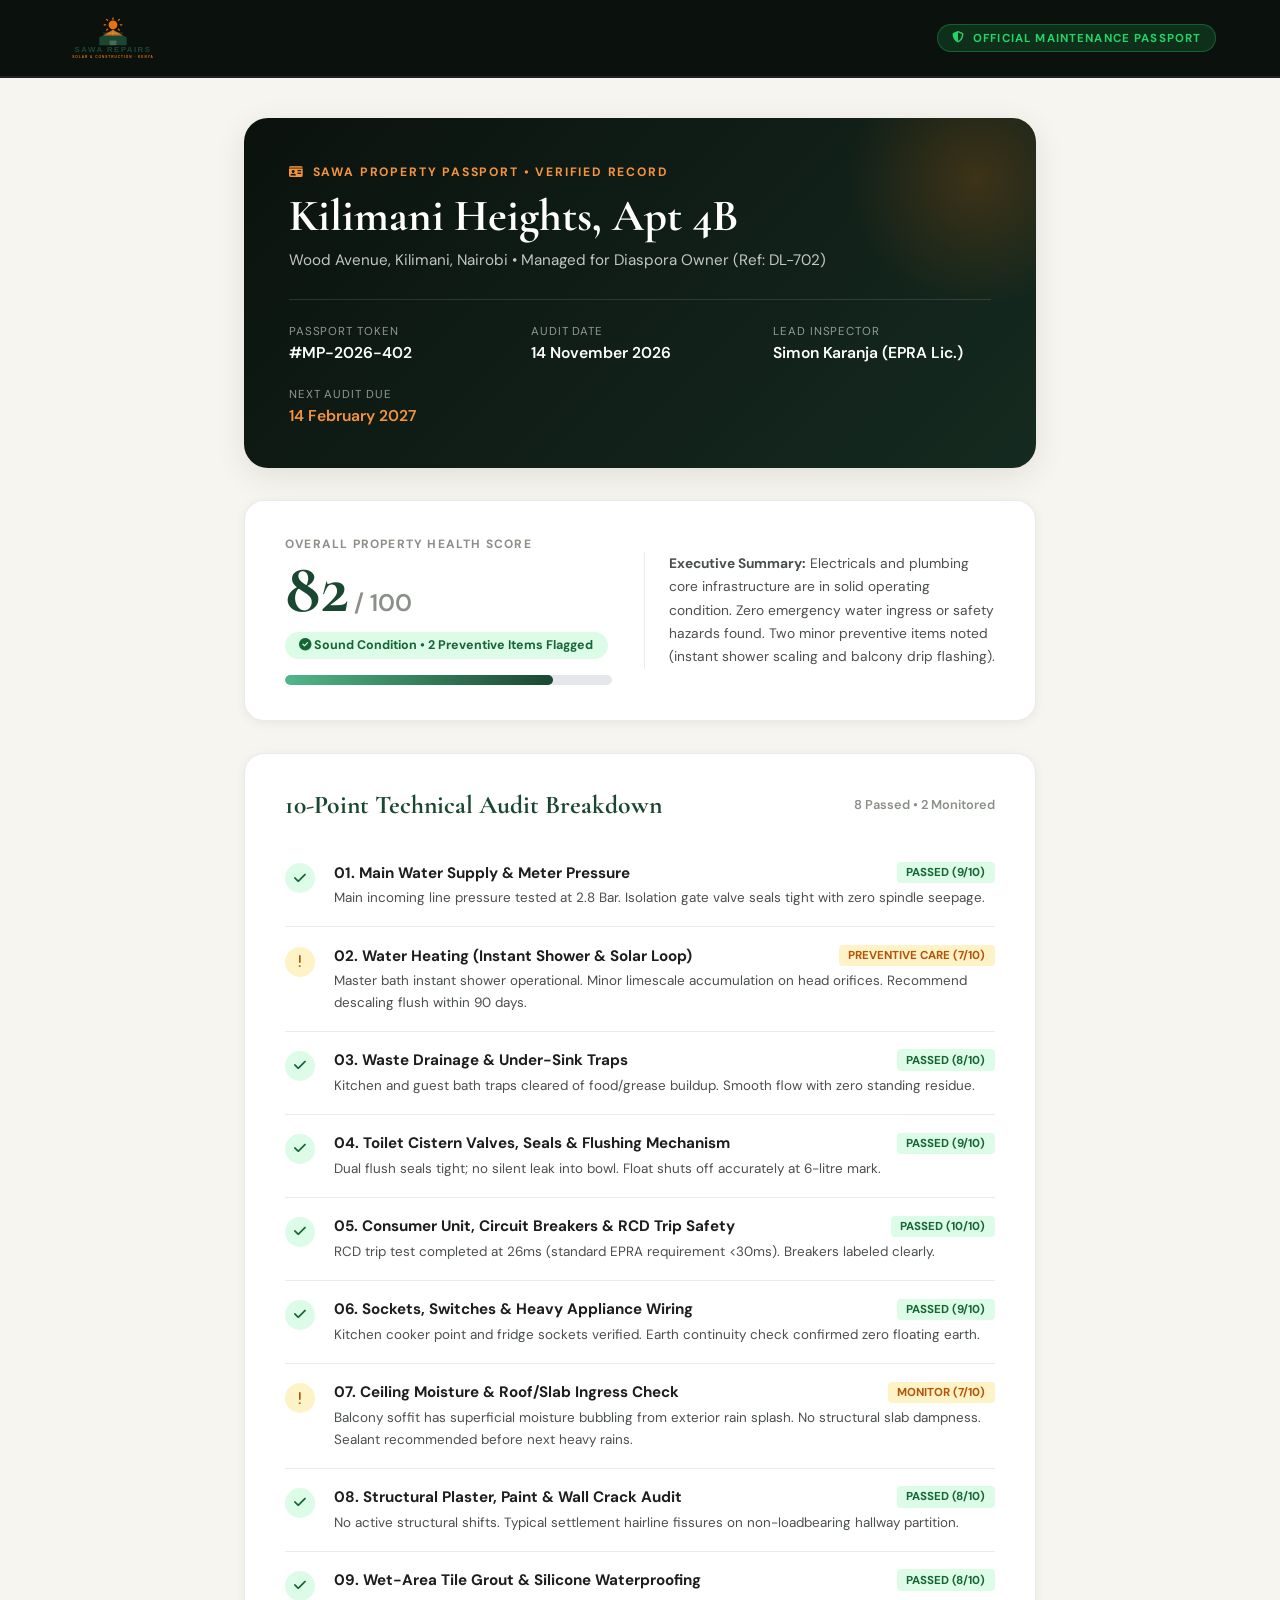
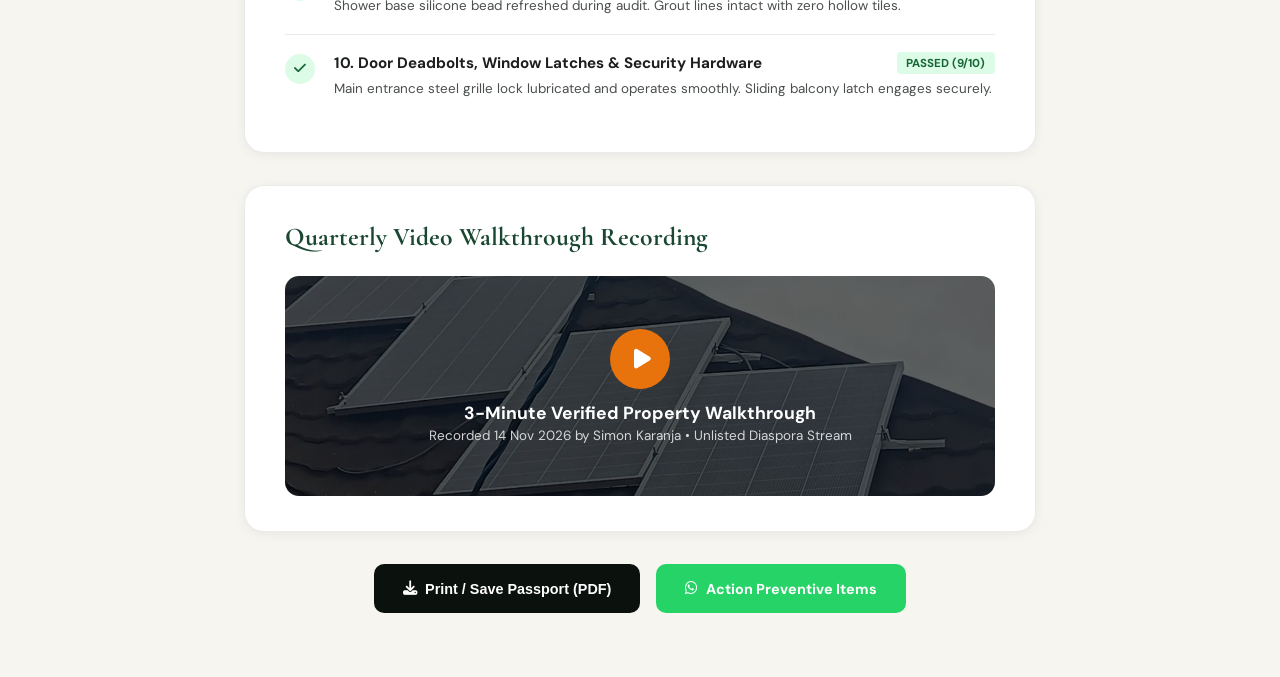
<file: passport.html>
<!DOCTYPE html>
<html lang="en">
<head>
  <meta charset="UTF-8">
  <meta name="viewport" content="width=device-width, initial-scale=1.0">
  <title>Property Maintenance Passport | Sawa Repairs Nairobi</title>
  <meta name="description" content="Official 10-point Property Health Audit and Maintenance Passport for Nairobi landlords and diaspora property owners. Track health score, system audits, and repair history.">
  <meta name="robots" content="noindex, follow">
  <link rel="icon" type="image/svg+xml" href="images/sawa-logo-transparent.svg">
  <link rel="preconnect" href="https://fonts.googleapis.com">
  <link rel="preconnect" href="https://fonts.gstatic.com" crossorigin>
  <link href="https://fonts.googleapis.com/css2?family=Cormorant+Garamond:ital,wght@0,600;0,700;1,400&family=DM+Sans:wght@300;400;500;600;700&display=swap" rel="stylesheet">
  <link rel="stylesheet" href="https://cdnjs.cloudflare.com/ajax/libs/font-awesome/6.5.1/css/all.min.css">
  <link rel="stylesheet" href="new-style.css">
  <style>
    body {
      background: #F7F5F0;
      font-family: var(--font-body);
      color: var(--text-dark);
      min-height: 100vh;
    }
    .portal-nav {
      background: var(--dark);
      padding: 1rem 5vw;
      display: flex;
      align-items: center;
      justify-content: space-between;
      border-bottom: 2px solid rgba(255,255,255,0.08);
    }
    .portal-nav img { height: 44px; width: auto; }
    .portal-badge {
      display: inline-flex;
      align-items: center;
      gap: 0.5rem;
      background: rgba(37,211,102,0.15);
      border: 1px solid rgba(37,211,102,0.3);
      color: #25D366;
      font-size: 0.72rem;
      font-weight: 700;
      letter-spacing: 0.1em;
      text-transform: uppercase;
      padding: 0.35rem 0.85rem;
      border-radius: 100px;
    }
    .passport-container {
      max-width: 920px;
      margin: 2.5rem auto 4rem;
      padding: 0 5vw;
    }
    .passport-header-card {
      background: linear-gradient(135deg, var(--dark) 0%, #152A20 100%);
      color: white;
      border-radius: 24px;
      padding: 2.6rem 2.8rem;
      box-shadow: var(--shadow-md);
      margin-bottom: 2rem;
      position: relative;
      overflow: hidden;
    }
    .passport-header-card::after {
      content: '';
      position: absolute; top: -80px; right: -80px;
      width: 280px; height: 280px;
      background: radial-gradient(circle, rgba(232,114,12,0.2) 0%, transparent 65%);
      border-radius: 50%;
    }
    .passport-eyebrow {
      display: inline-flex;
      align-items: center;
      gap: 0.5rem;
      color: var(--orange-light);
      font-size: 0.76rem;
      font-weight: 700;
      text-transform: uppercase;
      letter-spacing: 0.15em;
      margin-bottom: 0.8rem;
    }
    .passport-title {
      font-family: var(--font-display);
      font-size: clamp(2rem, 4vw, 2.8rem);
      font-weight: 700;
      color: white;
      line-height: 1.1;
      margin-bottom: 0.5rem;
    }
    .passport-meta-grid {
      display: grid;
      grid-template-columns: repeat(auto-fit, minmax(200px, 1fr));
      gap: 1.5rem;
      margin-top: 1.8rem;
      padding-top: 1.5rem;
      border-top: 1px solid rgba(255,255,255,0.12);
      position: relative; z-index: 2;
    }
    .meta-item-label { font-size: 0.72rem; color: rgba(255,255,255,0.55); text-transform: uppercase; letter-spacing: 0.08em; }
    .meta-item-val { font-size: 0.98rem; font-weight: 600; color: white; margin-top: 0.2rem; }
    
    /* Health Score Box */
    .score-card {
      background: white;
      border-radius: 20px;
      padding: 2.2rem 2.5rem;
      border: 1px solid var(--border);
      box-shadow: var(--shadow-sm);
      margin-bottom: 2rem;
      display: flex;
      align-items: center;
      justify-content: space-between;
      gap: 2rem;
      flex-wrap: wrap;
    }
    .score-dial {
      display: flex;
      align-items: baseline;
      gap: 0.3rem;
    }
    .score-num {
      font-family: var(--font-display);
      font-size: 4.5rem;
      font-weight: 700;
      color: var(--green);
      line-height: 1;
    }
    .score-max { font-size: 1.5rem; color: var(--text-muted); font-weight: 600; }
    .score-badge {
      display: inline-block;
      background: #DCFCE7;
      color: #166534;
      font-size: 0.78rem;
      font-weight: 700;
      padding: 0.35rem 0.9rem;
      border-radius: 100px;
      margin-top: 0.5rem;
    }
    .score-bar-bg {
      width: 100%;
      height: 10px;
      background: #E5E7EB;
      border-radius: 10px;
      margin-top: 1rem;
      overflow: hidden;
    }
    .score-bar-fill {
      height: 100%;
      width: 82%;
      background: linear-gradient(90deg, var(--green-light), var(--green));
      border-radius: 10px;
    }

    /* 10-Point Checklist */
    .audit-section-card {
      background: white;
      border-radius: 20px;
      padding: 2.2rem 2.5rem;
      border: 1px solid var(--border);
      box-shadow: var(--shadow-sm);
      margin-bottom: 2rem;
    }
    .audit-headline {
      font-family: var(--font-display);
      font-size: 1.6rem;
      font-weight: 700;
      color: var(--green);
      margin-bottom: 1.5rem;
      display: flex;
      align-items: center;
      justify-content: space-between;
      flex-wrap: wrap;
      gap: 0.5rem;
    }
    .check-item {
      display: flex;
      align-items: flex-start;
      gap: 1.2rem;
      padding: 1.1rem 0;
      border-bottom: 1px solid var(--border);
    }
    .check-item:last-child { border-bottom: none; }
    .check-icon {
      width: 30px; height: 30px;
      border-radius: 50%;
      display: flex;
      align-items: center;
      justify-content: center;
      font-size: 0.85rem;
      flex-shrink: 0;
      margin-top: 0.1rem;
    }
    .check-icon.pass { background: #DCFCE7; color: #166534; }
    .check-icon.warn { background: #FEF3C7; color: #B45309; }
    .check-body { flex: 1; }
    .check-title-row {
      display: flex;
      justify-content: space-between;
      align-items: center;
      margin-bottom: 0.25rem;
    }
    .check-name { font-weight: 700; font-size: 0.95rem; color: var(--text-dark); }
    .check-status-tag {
      font-size: 0.72rem;
      font-weight: 700;
      text-transform: uppercase;
      padding: 0.2rem 0.6rem;
      border-radius: 4px;
    }
    .check-status-tag.pass { background: #DCFCE7; color: #166534; }
    .check-status-tag.warn { background: #FEF3C7; color: #B45309; }
    .check-notes { font-size: 0.84rem; color: var(--text-mid); line-height: 1.6; }

    /* Video Walkthrough Card */
    .video-card {
      background: white;
      border-radius: 20px;
      padding: 2.2rem 2.5rem;
      border: 1px solid var(--border);
      box-shadow: var(--shadow-sm);
      margin-bottom: 2rem;
    }
    .video-banner {
      background: linear-gradient(rgba(0,0,0,0.6), rgba(0,0,0,0.6)), url('images/gallery-8.jpg') center/cover no-repeat;
      border-radius: 14px;
      height: 220px;
      display: flex;
      flex-direction: column;
      align-items: center;
      justify-content: center;
      color: white;
      text-align: center;
      padding: 1.5rem;
      cursor: pointer;
    }
    .video-play-btn {
      width: 60px; height: 60px;
      background: var(--orange);
      border-radius: 50%;
      display: flex;
      align-items: center;
      justify-content: center;
      font-size: 1.4rem;
      margin-bottom: 0.8rem;
      transition: all 0.2s ease;
    }
    .video-play-btn:hover { transform: scale(1.1); background: var(--orange-light); }

    /* Action bar */
    .passport-actions {
      display: flex;
      gap: 1rem;
      justify-content: center;
      flex-wrap: wrap;
      margin-top: 2rem;
    }
    .btn-pdf {
      background: var(--dark);
      color: white;
      border: none;
      padding: 0.95rem 1.8rem;
      border-radius: 10px;
      font-weight: 700;
      font-size: 0.9rem;
      cursor: pointer;
      display: inline-flex;
      align-items: center;
      gap: 0.5rem;
      transition: all 0.2s ease;
    }
    .btn-pdf:hover { background: #1C2921; }
    .btn-wa-followup {
      background: #25D366;
      color: white;
      text-decoration: none;
      padding: 0.95rem 1.8rem;
      border-radius: 10px;
      font-weight: 700;
      font-size: 0.9rem;
      display: inline-flex;
      align-items: center;
      gap: 0.5rem;
      transition: all 0.2s ease;
    }
    .btn-wa-followup:hover { background: #1fb558; }
  </style>
</head>
<body>

<div class="portal-nav">
  <a href="index.html"><img src="images/sawa-logo-transparent.svg" alt="Sawa Repairs Logo"></a>
  <div class="portal-badge"><i class="fas fa-shield-alt"></i> Official Maintenance Passport</div>
</div>

<div class="passport-container">

  <!-- PASSPORT HEADER -->
  <div class="passport-header-card">
    <div class="passport-eyebrow"><i class="fas fa-id-card"></i> Sawa Property Passport • Verified Record</div>
    <h1 class="passport-title">Kilimani Heights, Apt 4B</h1>
    <div style="font-size: 0.95rem; color: rgba(255,255,255,0.75);">Wood Avenue, Kilimani, Nairobi • Managed for Diaspora Owner (Ref: DL-702)</div>

    <div class="passport-meta-grid">
      <div>
        <div class="meta-item-label">Passport Token</div>
        <div class="meta-item-val" id="displayPassport">#MP-2026-402</div>
      </div>
      <div>
        <div class="meta-item-label">Audit Date</div>
        <div class="meta-item-val">14 November 2026</div>
      </div>
      <div>
        <div class="meta-item-label">Lead Inspector</div>
        <div class="meta-item-val">Simon Karanja (EPRA Lic.)</div>
      </div>
      <div>
        <div class="meta-item-label">Next Audit Due</div>
        <div class="meta-item-val" style="color:var(--orange-light);">14 February 2027</div>
      </div>
    </div>
  </div>

  <!-- HEALTH SCORE -->
  <div class="score-card">
    <div style="flex:1; min-width:240px;">
      <div style="font-size:0.75rem; font-weight:700; text-transform:uppercase; color:var(--text-muted); letter-spacing:0.1em;">Overall Property Health Score</div>
      <div class="score-dial">
        <div class="score-num">82</div>
        <div class="score-max">/ 100</div>
      </div>
      <div class="score-badge"><i class="fas fa-check-circle"></i> Sound Condition • 2 Preventive Items Flagged</div>
      <div class="score-bar-bg">
        <div class="score-bar-fill"></div>
      </div>
    </div>
    <div style="flex:1; min-width:240px; border-left:1px solid var(--border); padding-left:1.5rem;">
      <div style="font-size:0.86rem; line-height:1.7; color:var(--text-mid);">
        <strong>Executive Summary:</strong> Electricals and plumbing core infrastructure are in solid operating condition. Zero emergency water ingress or safety hazards found. Two minor preventive items noted (instant shower scaling and balcony drip flashing).
      </div>
    </div>
  </div>

  <!-- 10-POINT HEALTH AUDIT CHECKLIST -->
  <div class="audit-section-card">
    <div class="audit-headline">
      <span>10-Point Technical Audit Breakdown</span>
      <span style="font-size:0.8rem; font-family:var(--font-body); font-weight:600; color:var(--text-muted);">8 Passed • 2 Monitored</span>
    </div>

    <!-- 1 -->
    <div class="check-item">
      <div class="check-icon pass"><i class="fas fa-check"></i></div>
      <div class="check-body">
        <div class="check-title-row">
          <div class="check-name">01. Main Water Supply & Meter Pressure</div>
          <span class="check-status-tag pass">Passed (9/10)</span>
        </div>
        <div class="check-notes">Main incoming line pressure tested at 2.8 Bar. Isolation gate valve seals tight with zero spindle seepage.</div>
      </div>
    </div>

    <!-- 2 -->
    <div class="check-item">
      <div class="check-icon warn"><i class="fas fa-exclamation"></i></div>
      <div class="check-body">
        <div class="check-title-row">
          <div class="check-name">02. Water Heating (Instant Shower & Solar Loop)</div>
          <span class="check-status-tag warn">Preventive Care (7/10)</span>
        </div>
        <div class="check-notes">Master bath instant shower operational. Minor limescale accumulation on head orifices. Recommend descaling flush within 90 days.</div>
      </div>
    </div>

    <!-- 3 -->
    <div class="check-item">
      <div class="check-icon pass"><i class="fas fa-check"></i></div>
      <div class="check-body">
        <div class="check-title-row">
          <div class="check-name">03. Waste Drainage & Under-Sink Traps</div>
          <span class="check-status-tag pass">Passed (8/10)</span>
        </div>
        <div class="check-notes">Kitchen and guest bath traps cleared of food/grease buildup. Smooth flow with zero standing residue.</div>
      </div>
    </div>

    <!-- 4 -->
    <div class="check-item">
      <div class="check-icon pass"><i class="fas fa-check"></i></div>
      <div class="check-body">
        <div class="check-title-row">
          <div class="check-name">04. Toilet Cistern Valves, Seals & Flushing Mechanism</div>
          <span class="check-status-tag pass">Passed (9/10)</span>
        </div>
        <div class="check-notes">Dual flush seals tight; no silent leak into bowl. Float shuts off accurately at 6-litre mark.</div>
      </div>
    </div>

    <!-- 5 -->
    <div class="check-item">
      <div class="check-icon pass"><i class="fas fa-check"></i></div>
      <div class="check-body">
        <div class="check-title-row">
          <div class="check-name">05. Consumer Unit, Circuit Breakers & RCD Trip Safety</div>
          <span class="check-status-tag pass">Passed (10/10)</span>
        </div>
        <div class="check-notes">RCD trip test completed at 26ms (standard EPRA requirement <30ms). Breakers labeled clearly.</div>
      </div>
    </div>

    <!-- 6 -->
    <div class="check-item">
      <div class="check-icon pass"><i class="fas fa-check"></i></div>
      <div class="check-body">
        <div class="check-title-row">
          <div class="check-name">06. Sockets, Switches & Heavy Appliance Wiring</div>
          <span class="check-status-tag pass">Passed (9/10)</span>
        </div>
        <div class="check-notes">Kitchen cooker point and fridge sockets verified. Earth continuity check confirmed zero floating earth.</div>
      </div>
    </div>

    <!-- 7 -->
    <div class="check-item">
      <div class="check-icon warn"><i class="fas fa-exclamation"></i></div>
      <div class="check-body">
        <div class="check-title-row">
          <div class="check-name">07. Ceiling Moisture & Roof/Slab Ingress Check</div>
          <span class="check-status-tag warn">Monitor (7/10)</span>
        </div>
        <div class="check-notes">Balcony soffit has superficial moisture bubbling from exterior rain splash. No structural slab dampness. Sealant recommended before next heavy rains.</div>
      </div>
    </div>

    <!-- 8 -->
    <div class="check-item">
      <div class="check-icon pass"><i class="fas fa-check"></i></div>
      <div class="check-body">
        <div class="check-title-row">
          <div class="check-name">08. Structural Plaster, Paint & Wall Crack Audit</div>
          <span class="check-status-tag pass">Passed (8/10)</span>
        </div>
        <div class="check-notes">No active structural shifts. Typical settlement hairline fissures on non-loadbearing hallway partition.</div>
      </div>
    </div>

    <!-- 9 -->
    <div class="check-item">
      <div class="check-icon pass"><i class="fas fa-check"></i></div>
      <div class="check-body">
        <div class="check-title-row">
          <div class="check-name">09. Wet-Area Tile Grout & Silicone Waterproofing</div>
          <span class="check-status-tag pass">Passed (8/10)</span>
        </div>
        <div class="check-notes">Shower base silicone bead refreshed during audit. Grout lines intact with zero hollow tiles.</div>
      </div>
    </div>

    <!-- 10 -->
    <div class="check-item">
      <div class="check-icon pass"><i class="fas fa-check"></i></div>
      <div class="check-body">
        <div class="check-title-row">
          <div class="check-name">10. Door Deadbolts, Window Latches & Security Hardware</div>
          <span class="check-status-tag pass">Passed (9/10)</span>
        </div>
        <div class="check-notes">Main entrance steel grille lock lubricated and operates smoothly. Sliding balcony latch engages securely.</div>
      </div>
    </div>
  </div>

  <!-- VIDEO WALKTHROUGH EMBED -->
  <div class="video-card">
    <div class="audit-headline">Quarterly Video Walkthrough Recording</div>
    <div class="video-banner" onclick="window.open('https://wa.me/254797846126?text=Hello%20Sawa%2C%20I%20want%20to%20view%20my%20video%20walkthrough%20for%20Kilimani%20Heights%20MP-2026-402', '_blank')">
      <div class="video-play-btn"><i class="fas fa-play" style="margin-left:4px;"></i></div>
      <div style="font-weight:700; font-size:1.1rem; margin-bottom:0.2rem;">3-Minute Verified Property Walkthrough</div>
      <div style="font-size:0.84rem; opacity:0.8;">Recorded 14 Nov 2026 by Simon Karanja • Unlisted Diaspora Stream</div>
    </div>
  </div>

  <!-- PASSPORT ACTIONS -->
  <div class="passport-actions">
    <button class="btn-pdf" onclick="window.print()"><i class="fas fa-download"></i> Print / Save Passport (PDF)</button>
    <a href="https://wa.me/254797846126?text=Hello%20Sawa%20Repairs%2C%20regarding%20Passport%20MP-2026-402%2C%20let%27s%20address%20the%20two%20preventive%20items" class="btn-wa-followup" target="_blank" rel="noopener">
      <i class="fab fa-whatsapp"></i> Action Preventive Items
    </a>
  </div>

</div>

<script>
  const urlParams = new URLSearchParams(window.location.search);
  const token = urlParams.get('token');
  if (token) {
    document.getElementById('displayPassport').textContent = '#' + token.toUpperCase();
  }
</script>

</body>
</html>
</file>
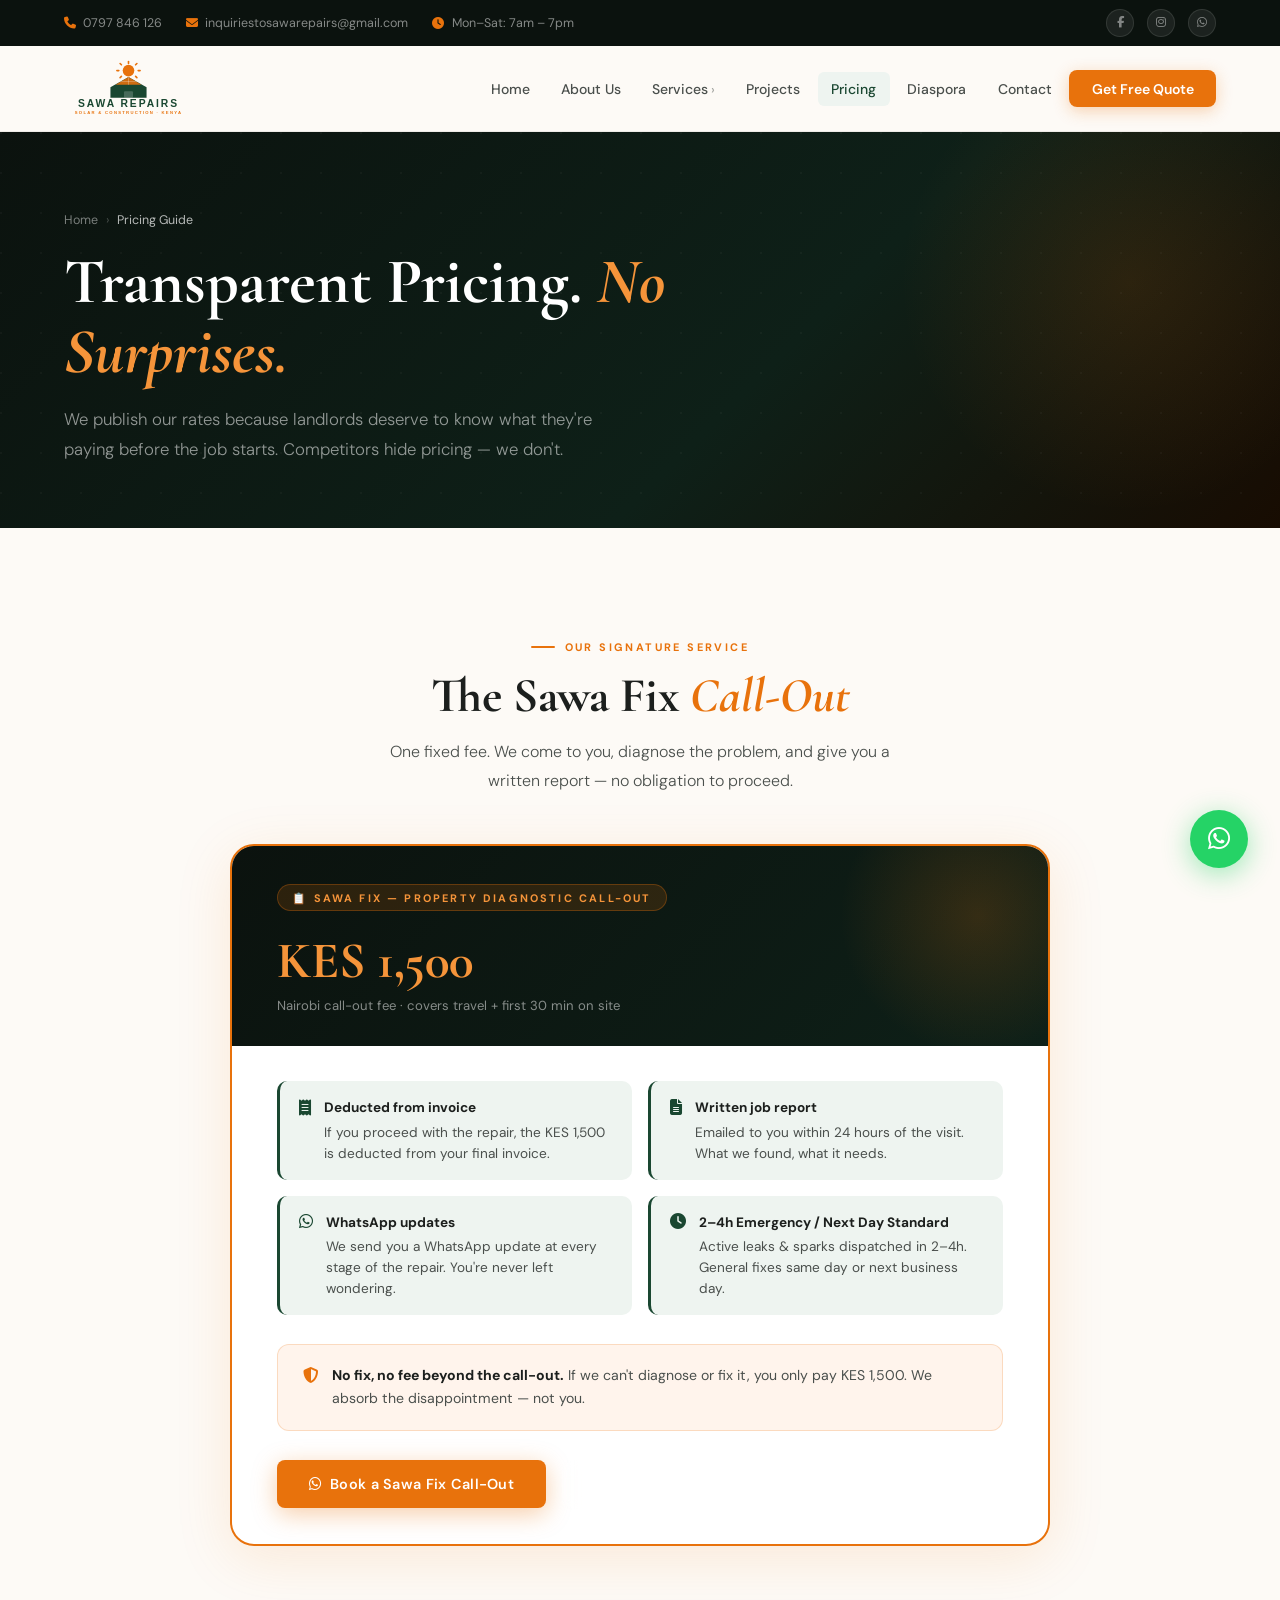
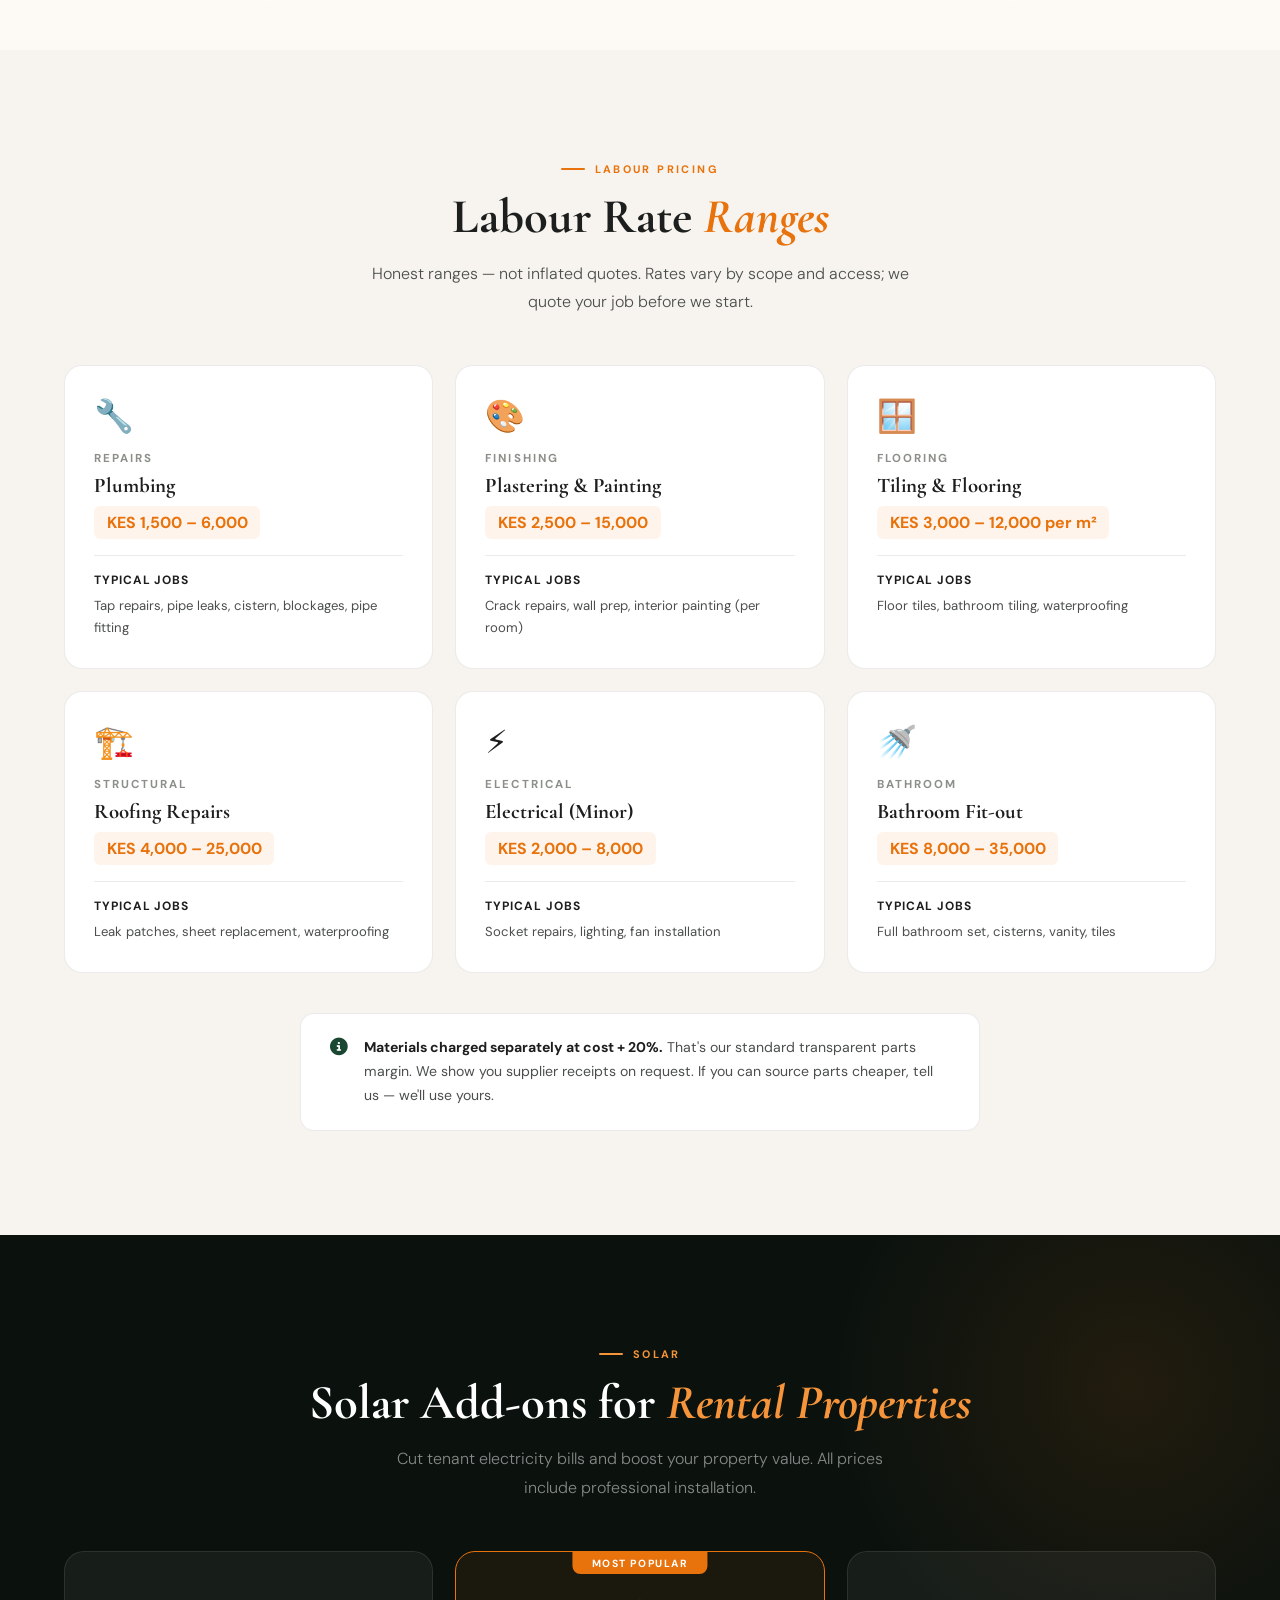
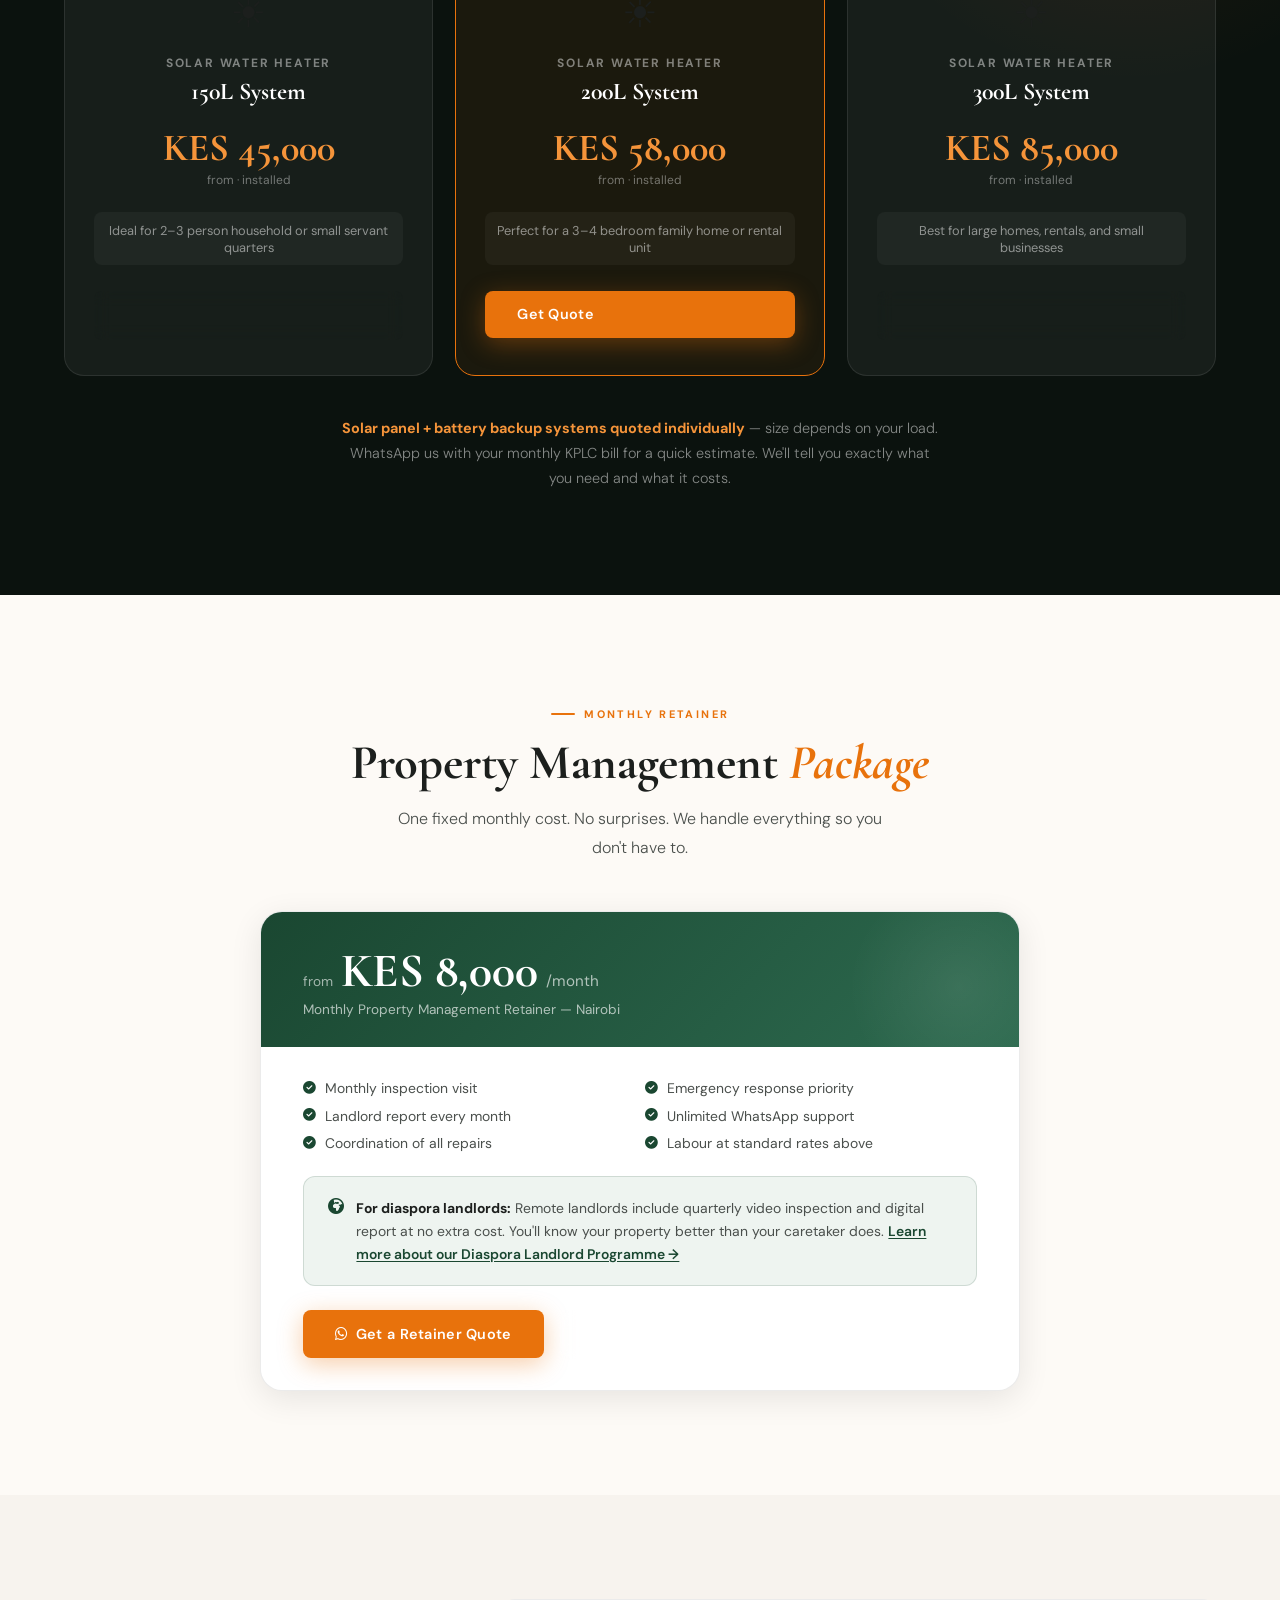
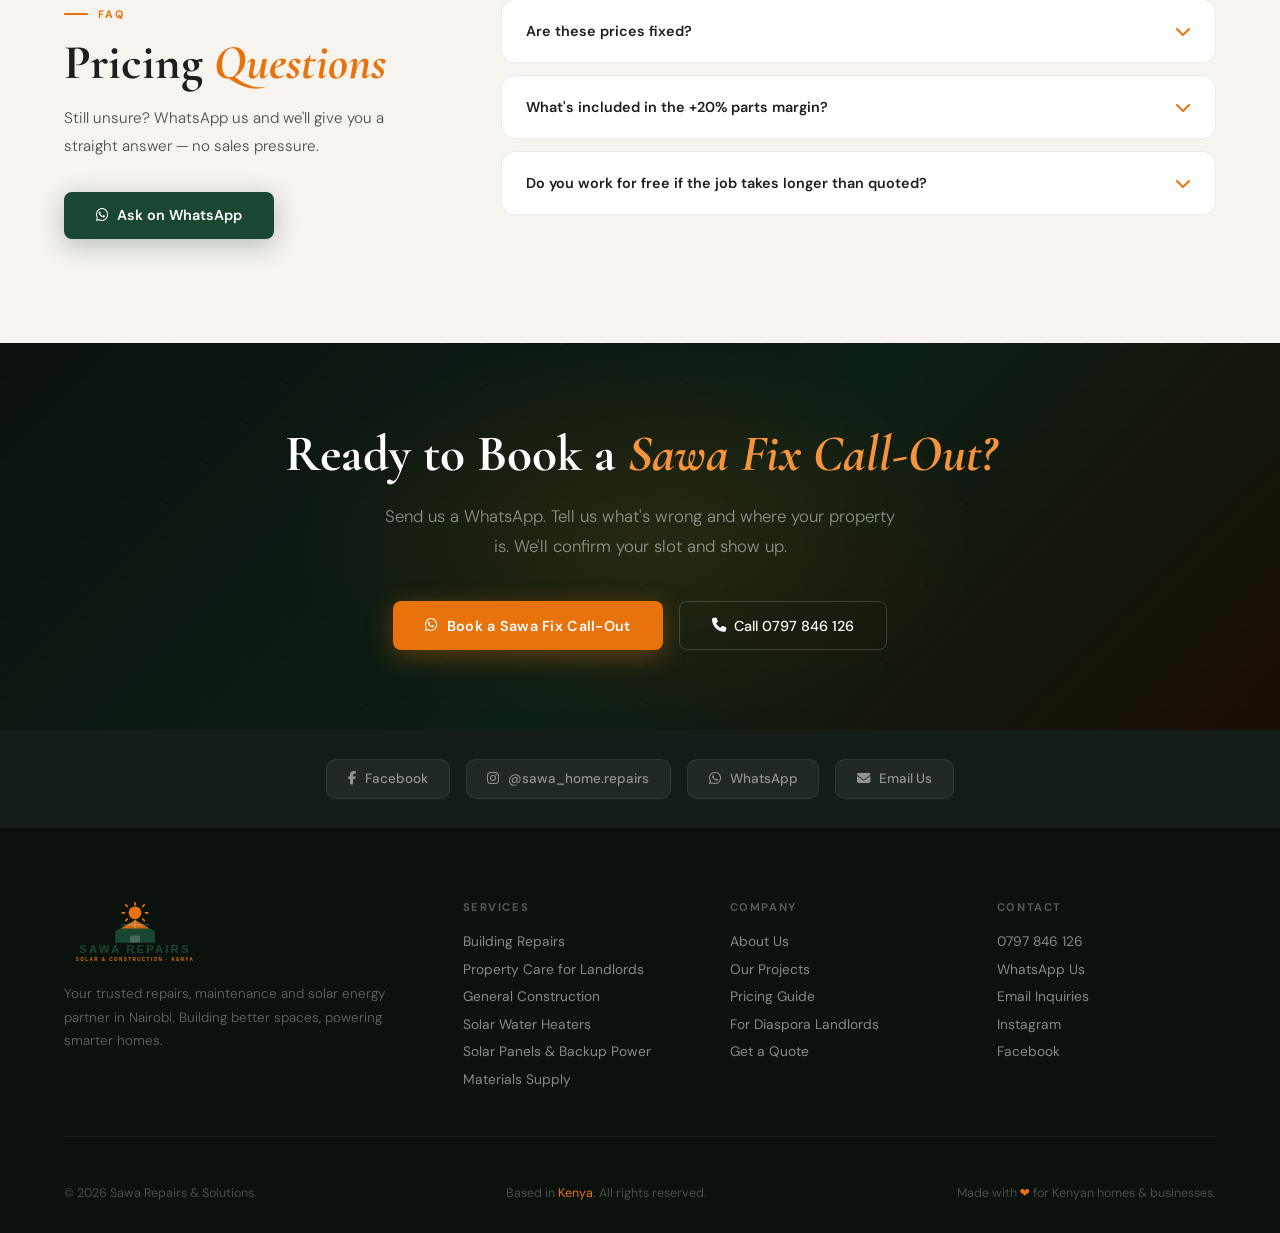
<file: pricing.html>
<!DOCTYPE html>
<html lang="en">
<head>
  <meta charset="UTF-8">
  <meta name="viewport" content="width=device-width, initial-scale=1.0">
  <title>Pricing Guide | Sawa Repairs &amp; Maintenance Nairobi</title>
  <meta name="description" content="Transparent pricing for property repairs and maintenance in Nairobi. Labour ranges, Sawa Fix call-out fee, and solar upgrade costs — no hidden charges.">
  <meta name="robots" content="index, follow">
  <meta name="theme-color" content="#1A4731">
  <link rel="canonical" href="https://sawa-solar-solution-website.vercel.app/pricing.html">
  <link rel="icon" type="image/svg+xml" href="images/sawa-logo-transparent.svg">
  <!-- OG -->
  <meta property="og:type" content="website">
  <meta property="og:url" content="https://sawa-solar-solution-website.vercel.app/pricing.html">
  <meta property="og:title" content="Pricing Guide | Sawa Repairs &amp; Maintenance Nairobi">
  <meta property="og:description" content="Transparent pricing for property repairs and maintenance in Nairobi. Labour ranges, Sawa Fix call-out fee, and solar upgrade costs — no hidden charges.">
  <meta property="og:locale" content="en_KE">
  <!-- Fonts -->
  <link rel="preconnect" href="https://fonts.googleapis.com">
  <link rel="preconnect" href="https://fonts.gstatic.com" crossorigin>
  <link href="https://fonts.googleapis.com/css2?family=Cormorant+Garamond:ital,wght@0,400;0,600;0,700;1,400;1,600&family=DM+Sans:wght@300;400;500;600;700&display=swap" rel="stylesheet">
  <link rel="stylesheet" href="https://cdnjs.cloudflare.com/ajax/libs/font-awesome/6.5.1/css/all.min.css">
  <link rel="stylesheet" href="new-style.css">
  <style>
    /* ── PRICING PAGE SPECIFIC STYLES ── */

    /* Sawa Fix Feature Card */
    .sawa-fix-section {
      background: var(--warm-white);
      padding: 6.5rem 5vw;
    }
    .sawa-fix-card {
      max-width: 820px;
      margin: 0 auto;
      background: white;
      border-radius: 24px;
      border: 2px solid var(--orange);
      box-shadow: 0 12px 56px rgba(232,114,12,0.13);
      overflow: hidden;
      position: relative;
    }
    .sawa-fix-card::before {
      content: '';
      position: absolute;
      top: 0; left: 0; right: 0;
      height: 6px;
      background: linear-gradient(90deg, var(--orange), var(--orange-light));
    }
    .sawa-fix-header {
      background: linear-gradient(135deg, var(--dark) 0%, #0E2018 100%);
      padding: 2.4rem 2.8rem 2rem;
      position: relative;
      overflow: hidden;
    }
    .sawa-fix-header::after {
      content: '';
      position: absolute; top: -80px; right: -80px;
      width: 300px; height: 300px;
      background: radial-gradient(circle, rgba(232,114,12,0.18) 0%, transparent 65%);
      border-radius: 50%;
    }
    .sawa-fix-eyebrow {
      display: inline-flex; align-items: center; gap: 0.5rem;
      background: rgba(232,114,12,0.15); border: 1px solid rgba(232,114,12,0.3);
      color: var(--orange-light); font-size: 0.68rem; font-weight: 700;
      letter-spacing: 0.2em; text-transform: uppercase;
      padding: 0.35rem 0.9rem; border-radius: 100px;
      margin-bottom: 1.2rem; position: relative; z-index: 2;
    }
    .sawa-fix-title {
      font-family: var(--font-display);
      font-size: clamp(1.8rem, 3.5vw, 2.8rem);
      font-weight: 700; color: white; line-height: 1.1;
      margin-bottom: 0.5rem; position: relative; z-index: 2;
    }
    .sawa-fix-price {
      font-family: var(--font-display);
      font-size: clamp(2.4rem, 4vw, 3.5rem);
      font-weight: 700; color: var(--orange-light);
      position: relative; z-index: 2; margin-bottom: 0.3rem;
    }
    .sawa-fix-price-label {
      color: rgba(255,255,255,0.5); font-size: 0.82rem;
      position: relative; z-index: 2;
    }
    .sawa-fix-body {
      padding: 2.2rem 2.8rem;
    }
    .sawa-fix-features {
      display: grid;
      grid-template-columns: 1fr 1fr;
      gap: 1rem;
      margin-bottom: 1.8rem;
    }
    .sawa-fix-feat {
      display: flex; align-items: flex-start; gap: 0.8rem;
      padding: 1rem 1.2rem;
      background: var(--green-pale);
      border-radius: 10px;
      border-left: 3px solid var(--green);
    }
    .sawa-fix-feat-icon { color: var(--green); font-size: 1rem; margin-top: 0.1rem; flex-shrink: 0; }
    .sawa-fix-feat p { font-size: 0.85rem; color: var(--text-mid); line-height: 1.55; }
    .sawa-fix-note {
      background: var(--orange-pale);
      border: 1px solid rgba(232,114,12,0.2);
      border-radius: 12px;
      padding: 1.2rem 1.6rem;
      display: flex; align-items: flex-start; gap: 0.8rem;
    }
    .sawa-fix-note i { color: var(--orange); font-size: 1rem; margin-top: 0.15rem; flex-shrink: 0; }
    .sawa-fix-note p { font-size: 0.88rem; color: var(--text-mid); line-height: 1.65; }
    .sawa-fix-note strong { color: var(--text-dark); }
    .sawa-fix-cta {
      margin-top: 1.8rem;
      display: flex; gap: 1rem; flex-wrap: wrap;
    }

    /* Labour Rate Cards Grid */
    .labour-section {
      background: var(--cream);
      padding: 6.5rem 5vw;
    }
    .labour-grid {
      display: grid;
      grid-template-columns: repeat(auto-fill, minmax(310px, 1fr));
      gap: 1.4rem;
      margin-top: 3rem;
    }
    .labour-card {
      background: white;
      border-radius: 18px;
      padding: 1.8rem;
      border: 1px solid var(--border);
      transition: all 0.35s var(--ease);
      position: relative;
      overflow: hidden;
    }
    .labour-card::after {
      content: '';
      position: absolute; bottom: 0; left: 0; right: 0;
      height: 3px;
      background: linear-gradient(90deg, var(--orange), var(--orange-light));
      transform: scaleX(0); transform-origin: left;
      transition: transform 0.35s var(--ease);
    }
    .labour-card:hover { transform: translateY(-6px); box-shadow: 0 20px 56px rgba(0,0,0,0.09); border-color: rgba(232,114,12,0.15); }
    .labour-card:hover::after { transform: scaleX(1); }
    .labour-card-icon { font-size: 2rem; margin-bottom: 0.9rem; }
    .labour-card-category {
      font-size: 0.72rem; font-weight: 700; text-transform: uppercase;
      letter-spacing: 0.18em; color: var(--text-muted);
      margin-bottom: 0.4rem;
    }
    .labour-card-name {
      font-family: var(--font-display);
      font-size: 1.3rem; font-weight: 700; color: var(--text-dark);
      margin-bottom: 0.5rem;
    }
    .labour-card-rate {
      font-size: 1rem; font-weight: 700; color: var(--orange);
      margin-bottom: 1rem;
      padding: 0.4rem 0.8rem;
      background: var(--orange-pale);
      border-radius: 6px;
      display: inline-block;
    }
    .labour-card-jobs {
      font-size: 0.82rem; color: var(--text-mid); line-height: 1.65;
      border-top: 1px solid var(--border);
      padding-top: 0.9rem;
    }
    .labour-card-jobs strong { color: var(--text-dark); display: block; margin-bottom: 0.3rem; font-size: 0.75rem; text-transform: uppercase; letter-spacing: 0.08em; }

    .materials-note {
      max-width: 680px;
      margin: 2.5rem auto 0;
      background: white;
      border: 1px solid var(--border);
      border-radius: 14px;
      padding: 1.4rem 1.8rem;
      display: flex; align-items: flex-start; gap: 1rem;
      text-align: left;
    }
    .materials-note i { color: var(--green); font-size: 1.1rem; margin-top: 0.1rem; flex-shrink: 0; }
    .materials-note p { font-size: 0.88rem; color: var(--text-mid); line-height: 1.7; }
    .materials-note strong { color: var(--text-dark); }

    /* Solar Section */
    .solar-pricing-section {
      background: var(--dark);
      padding: 6.5rem 5vw;
      position: relative; overflow: hidden;
    }
    .solar-pricing-section::before {
      content: '';
      position: absolute; top: -200px; right: -200px;
      width: 700px; height: 700px;
      background: radial-gradient(circle, rgba(232,114,12,0.1) 0%, transparent 60%);
      border-radius: 50%;
    }
    .solar-pricing-section .section-tag { color: var(--orange-light); }
    .solar-pricing-section .section-tag::before { background: var(--orange-light); }
    .solar-pricing-section .section-title { color: white; }
    .solar-pricing-section .section-title em { color: var(--orange-light); }
    .solar-cards-grid {
      display: grid;
      grid-template-columns: repeat(3, 1fr);
      gap: 1.4rem;
      margin-top: 3rem;
      position: relative; z-index: 2;
    }
    .solar-price-card {
      background: rgba(255,255,255,0.05);
      border: 1px solid rgba(255,255,255,0.09);
      border-radius: 20px;
      padding: 2.2rem 1.8rem;
      text-align: center;
      transition: all 0.35s var(--ease);
      position: relative;
      overflow: hidden;
    }
    .solar-price-card:hover {
      background: rgba(255,255,255,0.08);
      border-color: rgba(232,114,12,0.3);
      transform: translateY(-8px);
      box-shadow: 0 20px 60px rgba(0,0,0,0.3);
    }
    .solar-price-card.featured {
      border-color: var(--orange);
      background: rgba(232,114,12,0.07);
    }
    .solar-price-card.featured::before {
      content: 'Most Popular';
      position: absolute; top: 0; left: 50%; transform: translateX(-50%);
      background: var(--orange);
      color: white; font-size: 0.65rem; font-weight: 700;
      letter-spacing: 0.15em; text-transform: uppercase;
      padding: 0.3rem 1.2rem;
      border-radius: 0 0 8px 8px;
    }
    .solar-price-icon { font-size: 2.5rem; margin-bottom: 1rem; }
    .solar-price-size {
      font-size: 0.75rem; font-weight: 700; text-transform: uppercase;
      letter-spacing: 0.15em; color: rgba(255,255,255,0.45);
      margin-bottom: 0.4rem;
    }
    .solar-price-name {
      font-family: var(--font-display);
      font-size: 1.5rem; font-weight: 700; color: white;
      margin-bottom: 1.4rem;
    }
    .solar-price-amount {
      font-family: var(--font-display);
      font-size: clamp(2rem, 3vw, 2.6rem);
      font-weight: 700; color: var(--orange-light);
      line-height: 1; margin-bottom: 0.3rem;
    }
    .solar-price-from {
      font-size: 0.75rem; color: rgba(255,255,255,0.4);
      margin-bottom: 1.5rem;
    }
    .solar-price-inc {
      font-size: 0.8rem; color: rgba(255,255,255,0.5);
      margin-bottom: 1.6rem;
      padding: 0.6rem; background: rgba(255,255,255,0.04);
      border-radius: 8px;
    }
    .solar-backup-note {
      max-width: 600px;
      margin: 2.5rem auto 0;
      text-align: center;
      position: relative; z-index: 2;
    }
    .solar-backup-note p {
      color: rgba(255,255,255,0.5);
      font-size: 0.9rem; line-height: 1.75; font-weight: 300;
    }
    .solar-backup-note strong { color: var(--orange-light); }

    /* Retainer Section */
    .retainer-section {
      background: var(--warm-white);
      padding: 6.5rem 5vw;
    }
    .retainer-card {
      max-width: 760px;
      margin: 3rem auto 0;
      background: white;
      border-radius: 22px;
      border: 1px solid var(--border);
      overflow: hidden;
      box-shadow: var(--shadow-md);
    }
    .retainer-card-header {
      background: linear-gradient(135deg, var(--green) 0%, var(--green-mid) 100%);
      padding: 2.2rem 2.6rem 1.8rem;
      position: relative; overflow: hidden;
    }
    .retainer-card-header::after {
      content: '';
      position: absolute; bottom: -60px; right: -60px;
      width: 240px; height: 240px;
      background: radial-gradient(circle, rgba(255,255,255,0.08) 0%, transparent 65%);
      border-radius: 50%;
    }
    .retainer-price-line {
      display: flex; align-items: baseline; gap: 0.5rem;
      margin-bottom: 0.4rem;
      position: relative; z-index: 2;
    }
    .retainer-price-from { font-size: 0.85rem; color: rgba(255,255,255,0.6); }
    .retainer-price {
      font-family: var(--font-display);
      font-size: clamp(2rem, 4vw, 3rem);
      font-weight: 700; color: white; line-height: 1;
    }
    .retainer-price-period { font-size: 0.95rem; color: rgba(255,255,255,0.65); }
    .retainer-tagline {
      font-size: 0.85rem; color: rgba(255,255,255,0.65);
      position: relative; z-index: 2;
    }
    .retainer-body { padding: 2rem 2.6rem; }
    .retainer-includes {
      list-style: none; margin-bottom: 1.5rem;
      display: grid; grid-template-columns: 1fr 1fr; gap: 0.6rem;
    }
    .retainer-includes li {
      display: flex; align-items: center; gap: 0.6rem;
      font-size: 0.87rem; color: var(--text-mid);
    }
    .retainer-includes li i { color: var(--green); font-size: 0.8rem; flex-shrink: 0; }
    .retainer-diaspora {
      background: var(--green-pale);
      border: 1px solid rgba(26,71,49,0.15);
      border-radius: 12px;
      padding: 1.2rem 1.5rem;
      display: flex; align-items: flex-start; gap: 0.8rem;
      margin-bottom: 1.5rem;
    }
    .retainer-diaspora i { color: var(--green); font-size: 1rem; margin-top: 0.1rem; flex-shrink: 0; }
    .retainer-diaspora p { font-size: 0.87rem; color: var(--text-mid); line-height: 1.65; }
    .retainer-diaspora strong { color: var(--text-dark); }
    .retainer-diaspora a { color: var(--green); font-weight: 600; text-decoration: underline; text-underline-offset: 2px; }
    .retainer-diaspora a:hover { color: var(--green-mid); }

    /* FAQ Section */
    .pricing-faq {
      background: var(--cream);
      padding: 6.5rem 5vw;
    }
    .pricing-faq-layout {
      display: grid;
      grid-template-columns: 1fr 2fr;
      gap: 5rem;
      align-items: start;
    }

    /* Section headers */
    .section-intro { margin-bottom: 1rem; }
    .section-sub {
      font-size: 1rem; color: var(--text-mid); line-height: 1.8; font-weight: 300;
      max-width: 560px;
    }

    /* Responsive */
    @media (max-width: 900px) {
      .solar-cards-grid { grid-template-columns: 1fr; gap: 1rem; }
      .sawa-fix-features { grid-template-columns: 1fr; }
      .retainer-includes { grid-template-columns: 1fr; }
      .pricing-faq-layout { grid-template-columns: 1fr; gap: 2.5rem; }
    }
    @media (max-width: 680px) {
      .sawa-fix-header, .sawa-fix-body { padding-left: 1.6rem; padding-right: 1.6rem; }
      .retainer-body { padding-left: 1.6rem; padding-right: 1.6rem; }
      .retainer-card-header { padding-left: 1.6rem; padding-right: 1.6rem; }
    }
  </style>
</head>
<body>

<!-- TOP BAR -->
<div class="topbar">
  <div class="topbar-left">
    <div class="topbar-item"><i class="fas fa-phone"></i><a href="tel:+254797846126">0797 846 126</a></div>
    <div class="topbar-item"><i class="fas fa-envelope"></i><a href="mailto:inquiriestosawarepairs@gmail.com">inquiriestosawarepairs@gmail.com</a></div>
    <div class="topbar-item"><i class="fas fa-clock"></i> Mon–Sat: 7am – 7pm</div>
  </div>
  <div class="topbar-right">
    <a href="https://www.facebook.com/sawarepairs" class="topbar-social" target="_blank" rel="noopener"><i class="fab fa-facebook-f"></i></a>
    <a href="https://www.instagram.com/sawa_home.repairs" class="topbar-social" target="_blank" rel="noopener"><i class="fab fa-instagram"></i></a>
    <a href="https://wa.me/254797846126" class="topbar-social" target="_blank" rel="noopener"><i class="fab fa-whatsapp"></i></a>
  </div>
</div>

<!-- NAV -->
<nav id="navbar">
  <div class="nav-inner">
    <div class="logo"><a href="index.html"><img src="images/sawa-logo-transparent.svg" alt="Sawa Repairs logo"></a></div>
    <ul class="nav-links">
      <li><a href="index.html">Home</a></li>
      <li><a href="about.html">About Us</a></li>
      <li class="nav-dropdown">
        <a href="services.html">Services</a>
                <div class="dropdown-menu">
          <a href="services.html#repairs"><i class="fas fa-wrench"></i> Building Repairs &amp; Maintenance</a>
          <a href="services.html#property"><i class="fas fa-building"></i> Property Care for Landlords</a>
          <a href="services.html#construction"><i class="fas fa-hard-hat"></i> General Construction</a>
          <a href="services.html#solar-water"><i class="fas fa-sun"></i> Solar Water Heaters</a>
          <a href="services.html#backup-power"><i class="fas fa-battery-full"></i> Solar Panels &amp; Backup Power</a>
          <a href="services.html#supply"><i class="fas fa-boxes"></i> Materials Supply</a>
        </div>
      </li>
      <li><a href="projects.html">Projects</a></li>
      <li><a href="pricing.html" class="active">Pricing</a></li>
      <li><a href="diaspora.html">Diaspora</a></li>
      <li><a href="https://wa.me/254797846126">Contact</a></li>
      <li><a href="https://wa.me/254797846126" class="nav-cta">Get Free Quote</a></li>
    </ul>
    <div class="hamburger" onclick="toggleMenu()"><span></span><span></span><span></span></div>
  </div>
</nav>

<!-- PAGE HERO -->
<div class="page-hero">
  <div class="page-hero-content">
    <div class="breadcrumb">
      <a href="index.html">Home</a>
      <span>›</span>
      <span class="current">Pricing Guide</span>
    </div>
    <h1>Transparent Pricing. <em>No Surprises.</em></h1>
    <p>We publish our rates because landlords deserve to know what they're paying before the job starts. Competitors hide pricing — we don't.</p>
  </div>
</div>

<!-- SECTION 1: SAWA FIX CALL-OUT -->
<section class="sawa-fix-section">
  <div style="text-align:center; margin-bottom:3rem;" class="reveal">
    <div class="section-tag" style="justify-content:center;">Our Signature Service</div>
    <h2 class="section-title">The Sawa Fix <em>Call-Out</em></h2>
    <p class="section-sub" style="max-width:520px; margin:0.8rem auto 0;">One fixed fee. We come to you, diagnose the problem, and give you a written report — no obligation to proceed.</p>
  </div>

  <div class="sawa-fix-card reveal">
    <div class="sawa-fix-header">
      <div class="sawa-fix-eyebrow">📋 Sawa Fix — Property Diagnostic Call-Out</div>
      <div class="sawa-fix-price">KES 1,500</div>
      <div class="sawa-fix-price-label">Nairobi call-out fee · covers travel + first 30 min on site</div>
    </div>
    <div class="sawa-fix-body">
      <div class="sawa-fix-features">
        <div class="sawa-fix-feat">
          <i class="fas fa-receipt sawa-fix-feat-icon"></i>
          <p><strong style="display:block;color:var(--text-dark);margin-bottom:0.2rem;">Deducted from invoice</strong>If you proceed with the repair, the KES 1,500 is deducted from your final invoice.</p>
        </div>
        <div class="sawa-fix-feat">
          <i class="fas fa-file-alt sawa-fix-feat-icon"></i>
          <p><strong style="display:block;color:var(--text-dark);margin-bottom:0.2rem;">Written job report</strong>Emailed to you within 24 hours of the visit. What we found, what it needs.</p>
        </div>
        <div class="sawa-fix-feat">
          <i class="fab fa-whatsapp sawa-fix-feat-icon"></i>
          <p><strong style="display:block;color:var(--text-dark);margin-bottom:0.2rem;">WhatsApp updates</strong>We send you a WhatsApp update at every stage of the repair. You're never left wondering.</p>
        </div>
        <div class="sawa-fix-feat">
          <i class="fas fa-clock sawa-fix-feat-icon"></i>
          <p><strong style="display:block;color:var(--text-dark);margin-bottom:0.2rem;">2–4h Emergency / Next Day Standard</strong>Active leaks & sparks dispatched in 2–4h. General fixes same day or next business day.</p>
        </div>
      </div>
      <div class="sawa-fix-note">
        <i class="fas fa-shield-alt"></i>
        <p><strong>No fix, no fee beyond the call-out.</strong> If we can't diagnose or fix it, you only pay KES 1,500. We absorb the disappointment — not you.</p>
      </div>
      <div class="sawa-fix-cta">
        <a href="https://wa.me/254797846126?text=Hello%20Sawa%2C%20I%27d%20like%20to%20book%20a%20Sawa%20Fix%20call-out%20for%20my%20property" class="btn-primary" target="_blank" rel="noopener">
          <i class="fab fa-whatsapp"></i> Book a Sawa Fix Call-Out
        </a>
        <a href="tel:+254797846126" class="btn-secondary">
          <i class="fas fa-phone"></i> Call 0797 846 126
        </a>
      </div>
    </div>
  </div>
</section>

<!-- SECTION 2: LABOUR RATE RANGES -->
<section class="labour-section">
  <div style="text-align:center; margin-bottom:0.5rem;" class="reveal">
    <div class="section-tag" style="justify-content:center;">Labour Pricing</div>
    <h2 class="section-title">Labour Rate <em>Ranges</em></h2>
    <p class="section-sub" style="max-width:580px; margin:0.8rem auto 0;">Honest ranges — not inflated quotes. Rates vary by scope and access; we quote your job before we start.</p>
  </div>

  <div class="labour-grid">
    <div class="labour-card reveal">
      <div class="labour-card-icon">🔧</div>
      <div class="labour-card-category">Repairs</div>
      <div class="labour-card-name">Plumbing</div>
      <div class="labour-card-rate">KES 1,500 – 6,000</div>
      <div class="labour-card-jobs">
        <strong>Typical Jobs</strong>
        Tap repairs, pipe leaks, cistern, blockages, pipe fitting
      </div>
    </div>
    <div class="labour-card reveal reveal-d1">
      <div class="labour-card-icon">🎨</div>
      <div class="labour-card-category">Finishing</div>
      <div class="labour-card-name">Plastering &amp; Painting</div>
      <div class="labour-card-rate">KES 2,500 – 15,000</div>
      <div class="labour-card-jobs">
        <strong>Typical Jobs</strong>
        Crack repairs, wall prep, interior painting (per room)
      </div>
    </div>
    <div class="labour-card reveal reveal-d2">
      <div class="labour-card-icon">🪟</div>
      <div class="labour-card-category">Flooring</div>
      <div class="labour-card-name">Tiling &amp; Flooring</div>
      <div class="labour-card-rate">KES 3,000 – 12,000 per m²</div>
      <div class="labour-card-jobs">
        <strong>Typical Jobs</strong>
        Floor tiles, bathroom tiling, waterproofing
      </div>
    </div>
    <div class="labour-card reveal">
      <div class="labour-card-icon">🏗️</div>
      <div class="labour-card-category">Structural</div>
      <div class="labour-card-name">Roofing Repairs</div>
      <div class="labour-card-rate">KES 4,000 – 25,000</div>
      <div class="labour-card-jobs">
        <strong>Typical Jobs</strong>
        Leak patches, sheet replacement, waterproofing
      </div>
    </div>
    <div class="labour-card reveal reveal-d1">
      <div class="labour-card-icon">⚡</div>
      <div class="labour-card-category">Electrical</div>
      <div class="labour-card-name">Electrical (Minor)</div>
      <div class="labour-card-rate">KES 2,000 – 8,000</div>
      <div class="labour-card-jobs">
        <strong>Typical Jobs</strong>
        Socket repairs, lighting, fan installation
      </div>
    </div>
    <div class="labour-card reveal reveal-d2">
      <div class="labour-card-icon">🚿</div>
      <div class="labour-card-category">Bathroom</div>
      <div class="labour-card-name">Bathroom Fit-out</div>
      <div class="labour-card-rate">KES 8,000 – 35,000</div>
      <div class="labour-card-jobs">
        <strong>Typical Jobs</strong>
        Full bathroom set, cisterns, vanity, tiles
      </div>
    </div>
  </div>

  <div class="materials-note reveal">
    <i class="fas fa-info-circle"></i>
    <p><strong>Materials charged separately at cost + 20%.</strong> That's our standard transparent parts margin. We show you supplier receipts on request. If you can source parts cheaper, tell us — we'll use yours.</p>
  </div>
</section>

<!-- SECTION 3: SOLAR UPGRADE PRICING -->
<section class="solar-pricing-section">
  <div style="text-align:center; margin-bottom:0.5rem; position:relative; z-index:2;" class="reveal">
    <div class="section-tag" style="justify-content:center;">Solar</div>
    <h2 class="section-title">Solar Add-ons for <em>Rental Properties</em></h2>
    <p style="color:rgba(255,255,255,0.5); font-size:1rem; line-height:1.8; font-weight:300; max-width:520px; margin:0.8rem auto 0;">Cut tenant electricity bills and boost your property value. All prices include professional installation.</p>
  </div>

  <div class="solar-cards-grid">
    <div class="solar-price-card reveal">
      <div class="solar-price-icon">☀️</div>
      <div class="solar-price-size">Solar Water Heater</div>
      <div class="solar-price-name">150L System</div>
      <div class="solar-price-amount">KES 45,000</div>
      <div class="solar-price-from">from · installed</div>
      <div class="solar-price-inc">Ideal for 2–3 person household or small servant quarters</div>
      <a href="https://wa.me/254797846126?text=Hello%20Sawa%2C%20I%27m%20interested%20in%20a%20150L%20solar%20water%20heater%20installation" class="btn-secondary" style="width:100%; text-align:center;" target="_blank" rel="noopener">Get Quote</a>
    </div>
    <div class="solar-price-card featured reveal reveal-d1">
      <div class="solar-price-icon">☀️</div>
      <div class="solar-price-size">Solar Water Heater</div>
      <div class="solar-price-name">200L System</div>
      <div class="solar-price-amount">KES 58,000</div>
      <div class="solar-price-from">from · installed</div>
      <div class="solar-price-inc">Perfect for a 3–4 bedroom family home or rental unit</div>
      <a href="https://wa.me/254797846126?text=Hello%20Sawa%2C%20I%27m%20interested%20in%20a%20200L%20solar%20water%20heater%20installation" class="btn-primary" style="width:100%; text-align:center;" target="_blank" rel="noopener">Get Quote</a>
    </div>
    <div class="solar-price-card reveal reveal-d2">
      <div class="solar-price-icon">☀️</div>
      <div class="solar-price-size">Solar Water Heater</div>
      <div class="solar-price-name">300L System</div>
      <div class="solar-price-amount">KES 85,000</div>
      <div class="solar-price-from">from · installed</div>
      <div class="solar-price-inc">Best for large homes, rentals, and small businesses</div>
      <a href="https://wa.me/254797846126?text=Hello%20Sawa%2C%20I%27m%20interested%20in%20a%20300L%20solar%20water%20heater%20installation" class="btn-secondary" style="width:100%; text-align:center;" target="_blank" rel="noopener">Get Quote</a>
    </div>
  </div>

  <div class="solar-backup-note reveal">
    <p><strong>Solar panel + battery backup systems quoted individually</strong> — size depends on your load. WhatsApp us with your monthly KPLC bill for a quick estimate. We'll tell you exactly what you need and what it costs.</p>
  </div>
</section>

<!-- SECTION 4: PROPERTY MANAGEMENT RETAINER -->
<section class="retainer-section">
  <div style="text-align:center; margin-bottom:0;" class="reveal">
    <div class="section-tag" style="justify-content:center;">Monthly Retainer</div>
    <h2 class="section-title">Property Management <em>Package</em></h2>
    <p class="section-sub" style="max-width:520px; margin:0.8rem auto 0;">One fixed monthly cost. No surprises. We handle everything so you don't have to.</p>
  </div>

  <div class="retainer-card reveal">
    <div class="retainer-card-header">
      <div class="retainer-price-line">
        <span class="retainer-price-from">from</span>
        <span class="retainer-price">KES 8,000</span>
        <span class="retainer-price-period">/month</span>
      </div>
      <div class="retainer-tagline">Monthly Property Management Retainer — Nairobi</div>
    </div>
    <div class="retainer-body">
      <ul class="retainer-includes">
        <li><i class="fas fa-check-circle"></i> Monthly inspection visit</li>
        <li><i class="fas fa-check-circle"></i> Emergency response priority</li>
        <li><i class="fas fa-check-circle"></i> Landlord report every month</li>
        <li><i class="fas fa-check-circle"></i> Unlimited WhatsApp support</li>
        <li><i class="fas fa-check-circle"></i> Coordination of all repairs</li>
        <li><i class="fas fa-check-circle"></i> Labour at standard rates above</li>
      </ul>
      <div class="retainer-diaspora">
        <i class="fas fa-globe-africa"></i>
        <p><strong>For diaspora landlords:</strong> Remote landlords include quarterly video inspection and digital report at no extra cost. You'll know your property better than your caretaker does. <a href="diaspora.html">Learn more about our Diaspora Landlord Programme →</a></p>
      </div>
      <div style="display:flex; gap:1rem; flex-wrap:wrap;">
        <a href="https://wa.me/254797846126?text=Hello%20Sawa%2C%20I%27d%20like%20a%20quote%20for%20the%20monthly%20property%20management%20retainer" class="btn-primary" target="_blank" rel="noopener">
          <i class="fab fa-whatsapp"></i> Get a Retainer Quote
        </a>
        <a href="diaspora.html" class="btn-secondary">Diaspora Programme →</a>
      </div>
    </div>
  </div>
</section>

<!-- FAQ -->
<section class="pricing-faq">
  <div class="pricing-faq-layout">
    <div class="reveal">
      <div class="section-tag">FAQ</div>
      <h2 class="section-title">Pricing <em>Questions</em></h2>
      <p style="color:var(--text-mid); font-size:0.95rem; line-height:1.8; font-weight:300; margin-top:1rem; margin-bottom:2rem;">Still unsure? WhatsApp us and we'll give you a straight answer — no sales pressure.</p>
      <a href="https://wa.me/254797846126?text=Hello%20Sawa%2C%20I%20have%20a%20pricing%20question" class="btn-green" target="_blank" rel="noopener"><i class="fab fa-whatsapp"></i> Ask on WhatsApp</a>
    </div>
    <div class="faq-list reveal reveal-d1">
      <div class="faq-item">
        <div class="faq-q"><span>Are these prices fixed?</span><i class="fas fa-chevron-down"></i></div>
        <div class="faq-a"><p>Labour ranges vary by scope and access. The call-out fee (KES 1,500) is always fixed. We quote before we start — no surprise invoices. If we quote a fixed price, that price stands regardless of how long it takes us.</p></div>
      </div>
      <div class="faq-item">
        <div class="faq-q"><span>What's included in the +20% parts margin?</span><i class="fas fa-chevron-down"></i></div>
        <div class="faq-a"><p>It covers our sourcing time, warranty handling, and delivery. You see our supplier receipt. If you can source parts cheaper, tell us — we'll use yours. We'd rather lose a small margin than have you feel taken advantage of.</p></div>
      </div>
      <div class="faq-item">
        <div class="faq-q"><span>Do you work for free if the job takes longer than quoted?</span><i class="fas fa-chevron-down"></i></div>
        <div class="faq-a"><p>If we quote a fixed price, that price stands regardless of how long it takes us. We absorb overruns, not you. The only exception is if the scope of work changes materially — in which case we tell you before proceeding, not after.</p></div>
      </div>
    </div>
  </div>
</section>

<!-- CTA BAND -->
<div class="cta-band">
  <div class="cta-band-glow"></div>
  <div class="cta-band-content reveal">
    <h2>Ready to Book a <em>Sawa Fix Call-Out?</em></h2>
    <p>Send us a WhatsApp. Tell us what's wrong and where your property is. We'll confirm your slot and show up.</p>
    <div class="cta-band-actions">
      <a href="https://wa.me/254797846126?text=Hello%20Sawa%2C%20I%27d%20like%20to%20book%20a%20Sawa%20Fix%20call-out%20for%20my%20property" class="btn-primary" target="_blank" rel="noopener"><i class="fab fa-whatsapp"></i> Book a Sawa Fix Call-Out</a>
      <a href="tel:+254797846126" class="btn-secondary"><i class="fas fa-phone"></i> Call 0797 846 126</a>
    </div>
  </div>
</div>

<!-- SOCIAL BAR -->
<div class="social-bar">
  <a href="https://www.facebook.com/sawarepairs" class="social-link" target="_blank" rel="noopener"><i class="fab fa-facebook-f"></i> Facebook</a>
  <a href="https://www.instagram.com/sawa_home.repairs" class="social-link" target="_blank" rel="noopener"><i class="fab fa-instagram"></i> @sawa_home.repairs</a>
  <a href="https://wa.me/254797846126" class="social-link" target="_blank" rel="noopener"><i class="fab fa-whatsapp"></i> WhatsApp</a>
  <a href="mailto:inquiriestosawarepairs@gmail.com" class="social-link"><i class="fas fa-envelope"></i> Email Us</a>
</div>

<!-- FOOTER -->
<footer>
  <div class="footer-grid">
    <div class="footer-brand">
      <img src="images/sawa-logo-transparent.svg" alt="Sawa Repairs logo" class="footer-logo">
      <p>Your trusted repairs, maintenance and solar energy partner in Nairobi. Building better spaces, powering smarter homes.</p>
    </div>
        <div class="footer-col">
      <h4>Services</h4>
      <ul>
        <li><a href="services.html#repairs">Building Repairs</a></li>
        <li><a href="services.html#property">Property Care for Landlords</a></li>
        <li><a href="services.html#construction">General Construction</a></li>
        <li><a href="services.html#solar-water">Solar Water Heaters</a></li>
        <li><a href="services.html#backup-power">Solar Panels &amp; Backup Power</a></li>
        <li><a href="services.html#supply">Materials Supply</a></li>
      </ul>
    </div>
    <div class="footer-col">
      <h4>Company</h4>
      <ul>
        <li><a href="about.html">About Us</a></li>
        <li><a href="projects.html">Our Projects</a></li>
        <li><a href="pricing.html">Pricing Guide</a></li>
        <li><a href="diaspora.html">For Diaspora Landlords</a></li>
        <li><a href="https://wa.me/254797846126">Get a Quote</a></li>
      </ul>
    </div>
    <div class="footer-col">
      <h4>Contact</h4>
      <ul>
        <li><a href="tel:+254797846126">0797 846 126</a></li>
        <li><a href="https://wa.me/254797846126" target="_blank" rel="noopener">WhatsApp Us</a></li>
        <li><a href="mailto:inquiriestosawarepairs@gmail.com">Email Inquiries</a></li>
        <li><a href="https://www.instagram.com/sawa_home.repairs" target="_blank" rel="noopener">Instagram</a></li>
        <li><a href="https://www.facebook.com/sawarepairs" target="_blank" rel="noopener">Facebook</a></li>
      </ul>
    </div>
  </div>
  <div class="footer-bottom">
    <p>© 2026 Sawa Repairs &amp; Solutions.</p>
    <p>Based in <span>Kenya</span>. All rights reserved.</p>
    <p>Made with <span>❤️</span> for Kenyan homes &amp; businesses.</p>
  </div>
</footer>

<!-- WHATSAPP FLOAT -->
<a href="https://wa.me/254797846126?text=Hello%20Sawa%2C%20I%27d%20like%20to%20book%20a%20Sawa%20Fix%20call-out%20for%20my%20property" class="wa-float" target="_blank" rel="noopener" aria-label="Chat on WhatsApp">
  <i class="fab fa-whatsapp"></i>
  <span class="wa-tooltip">Chat on WhatsApp</span>
</a>

<script src="js/script.js"></script>

<script type="application/ld+json">
{
  "@context": "https://schema.org",
  "@type": "Service",
  "name": "Sawa Repairs Property Maintenance &amp; Pricing",
  "provider": {
    "@type": "LocalBusiness",
    "name": "Sawa Repairs &amp; Solutions",
    "telephone": "+254797846126",
    "email": "inquiriestosawarepairs@gmail.com",
    "url": "https://sawarepairs.co.ke/",
    "address": { "@type": "PostalAddress", "addressLocality": "Nairobi", "addressCountry": "KE" }
  },
  "description": "Transparent labour pricing for property repairs and maintenance in Nairobi. Plumbing, plastering, tiling, roofing, electrical, solar water heaters — with Sawa Fix KES 1,500 call-out fee.",
  "areaServed": "Nairobi, Kenya",
  "offers": [
    {
      "@type": "Offer",
      "name": "Sawa Fix Call-Out",
      "price": "1500",
      "priceCurrency": "KES",
      "description": "Property diagnostic call-out fee covering travel and first 30 minutes on site. Deducted from invoice if repair proceeds."
    },
    {
      "@type": "Offer",
      "name": "Property Management Retainer",
      "price": "8000",
      "priceCurrency": "KES",
      "description": "Monthly property management retainer including inspection, emergency response, landlord report, and unlimited WhatsApp support."
    }
  ]
}
</script>
</body>
</html>
</file>
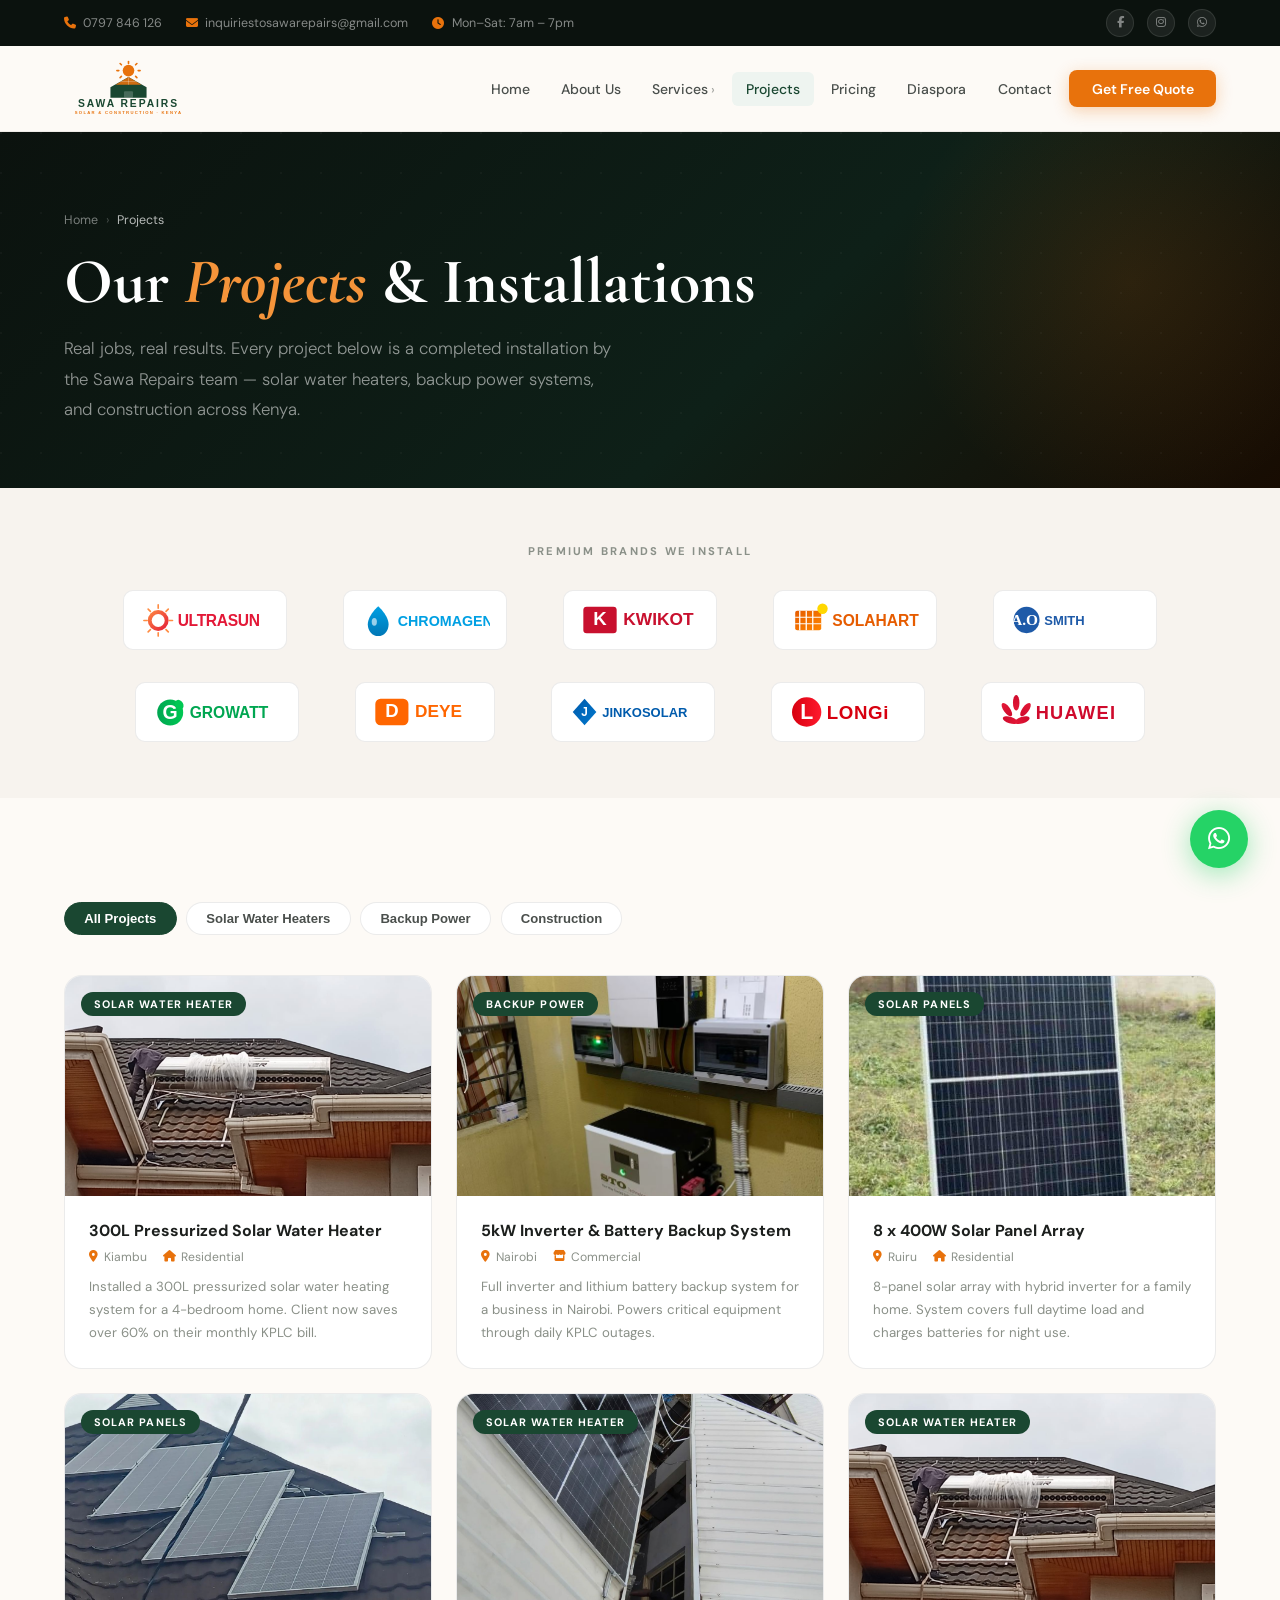
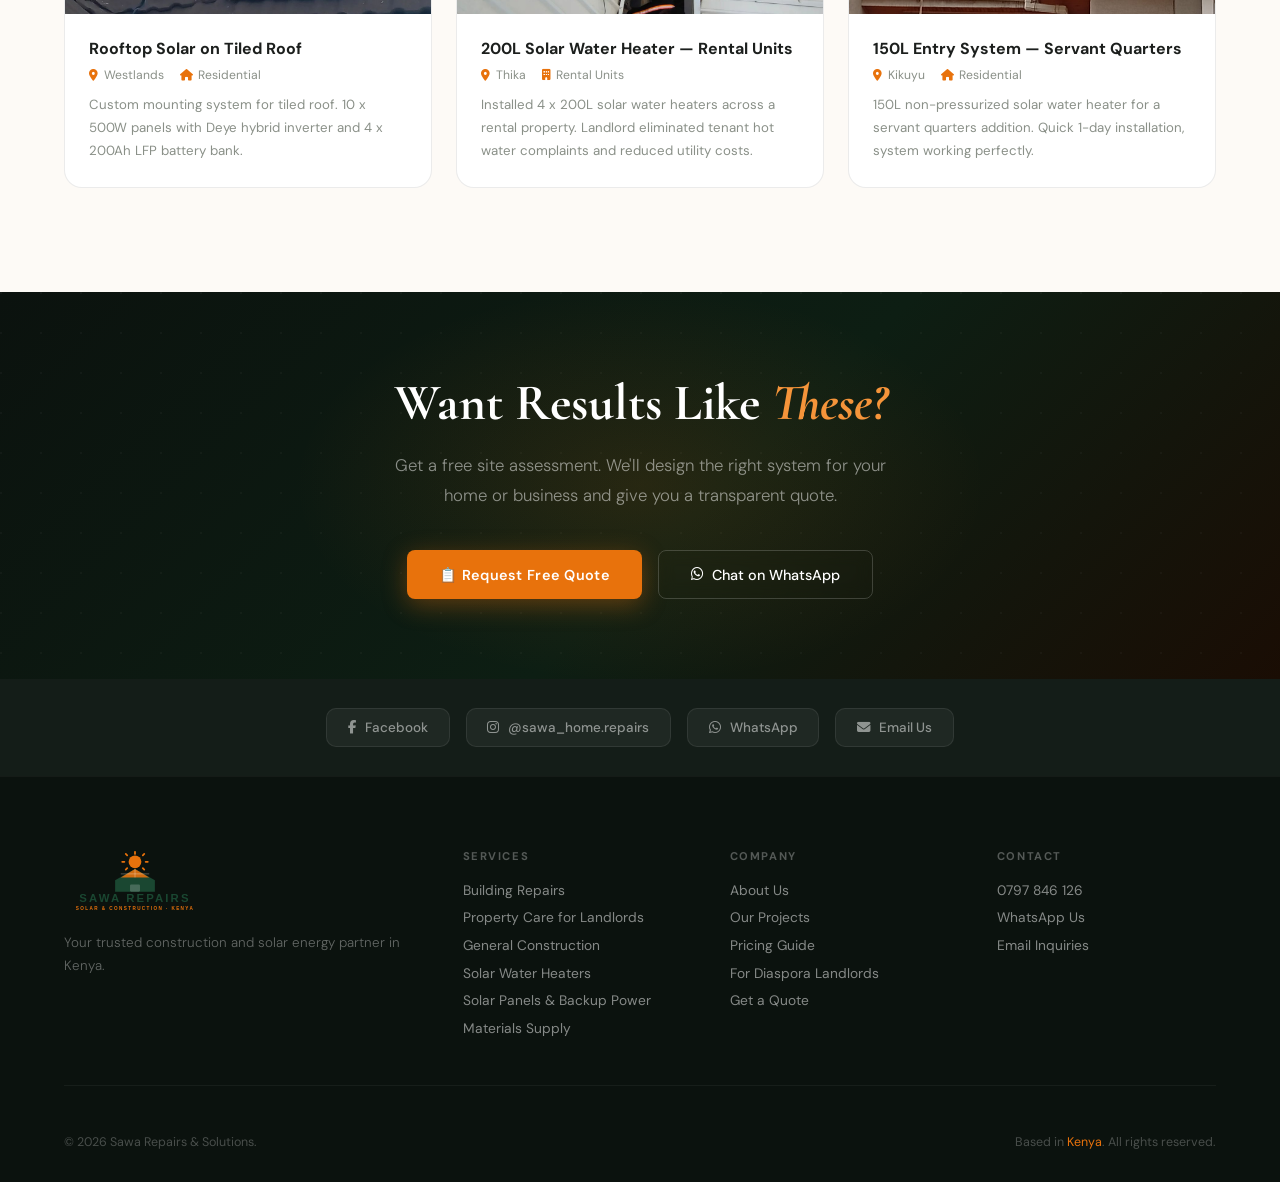
<file: projects.html>
<!DOCTYPE html>
<html lang="en">
<head>
  <meta charset="UTF-8">
  <meta name="viewport" content="width=device-width, initial-scale=1.0">
  <title>Our Projects | Sawa Repairs & Solar Solutions Kenya</title>
  <meta name="description" content="View real solar and construction projects completed by Sawa Repairs & Solutions across Nairobi, Kiambu, and Kenya. Solar water heaters, backup power, and construction.">
  <link rel="canonical" href="https://sawa-solar-solution-website.vercel.app/projects.html">
  <link rel="icon" type="image/svg+xml" href="images/sawa-logo-transparent.svg">
  <link rel="preconnect" href="https://fonts.googleapis.com">
  <link rel="preconnect" href="https://fonts.gstatic.com" crossorigin>
  <link href="https://fonts.googleapis.com/css2?family=Cormorant+Garamond:ital,wght@0,400;0,600;0,700;1,400;1,600&family=DM+Sans:wght@300;400;500;600;700&display=swap" rel="stylesheet">
  <link rel="stylesheet" href="https://cdnjs.cloudflare.com/ajax/libs/font-awesome/6.5.1/css/all.min.css">
  <link rel="stylesheet" href="new-style.css">
</head>
<body>

<div class="topbar">
  <div class="topbar-left">
    <div class="topbar-item"><i class="fas fa-phone"></i><a href="tel:+254797846126">0797 846 126</a></div>
    <div class="topbar-item"><i class="fas fa-envelope"></i><a href="mailto:inquiriestosawarepairs@gmail.com">inquiriestosawarepairs@gmail.com</a></div>
    <div class="topbar-item"><i class="fas fa-clock"></i> Mon–Sat: 7am – 7pm</div>
  </div>
  <div class="topbar-right">
    <a href="https://www.facebook.com/sawarepairs" class="topbar-social" target="_blank"><i class="fab fa-facebook-f"></i></a>
    <a href="https://www.instagram.com/sawa_home.repairs" class="topbar-social" target="_blank"><i class="fab fa-instagram"></i></a>
    <a href="https://wa.me/254797846126" class="topbar-social" target="_blank"><i class="fab fa-whatsapp"></i></a>
  </div>
</div>

<nav id="navbar">
  <div class="nav-inner">
    <div class="logo"><a href="index.html"><img src="images/sawa-logo-transparent.svg" alt="Sawa Repairs logo"></a></div>
    <ul class="nav-links">
      <li><a href="index.html">Home</a></li>
      <li><a href="about.html">About Us</a></li>
      <li class="nav-dropdown">
        <a href="services.html">Services</a>
                <div class="dropdown-menu">
          <a href="services.html#repairs"><i class="fas fa-wrench"></i> Building Repairs &amp; Maintenance</a>
          <a href="services.html#property"><i class="fas fa-building"></i> Property Care for Landlords</a>
          <a href="services.html#construction"><i class="fas fa-hard-hat"></i> General Construction</a>
          <a href="services.html#solar-water"><i class="fas fa-sun"></i> Solar Water Heaters</a>
          <a href="services.html#backup-power"><i class="fas fa-battery-full"></i> Solar Panels &amp; Backup Power</a>
          <a href="services.html#supply"><i class="fas fa-boxes"></i> Materials Supply</a>
        </div>
      </li>
      <li><a href="projects.html" class="active">Projects</a></li>
      <li><a href="pricing.html">Pricing</a></li>
      <li><a href="diaspora.html">Diaspora</a></li>
      <li><a href="https://wa.me/254797846126">Contact</a></li>
      <li><a href="https://wa.me/254797846126" class="nav-cta">Get Free Quote</a></li>
    </ul>
    <div class="hamburger" onclick="toggleMenu()"><span></span><span></span><span></span></div>
  </div>
</nav>

<div class="page-hero">
  <div class="page-hero-content">
    <div class="breadcrumb">
      <a href="index.html">Home</a>
      <span>›</span>
      <span class="current">Projects</span>
    </div>
    <h1>Our <em>Projects</em> & Installations</h1>
    <p>Real jobs, real results. Every project below is a completed installation by the Sawa Repairs team — solar water heaters, backup power systems, and construction across Kenya.</p>
  </div>
</div>

<!-- PARTNER LOGOS -->
<div class="partners reveal">
  <p class="partners-label">Premium Brands We Install</p>
  <div class="partners-track">
    <div class="partner-logo"><img src="images/logo-ultrasun.svg" alt="Ultrasun" height="40" loading="lazy"></div>
    <div class="partner-logo"><img src="images/logo-chromagen.svg" alt="Chromagen" height="40" loading="lazy"></div>
    <div class="partner-logo"><img src="images/logo-kwikot.svg" alt="Kwikot" height="40" loading="lazy"></div>
    <div class="partner-logo"><img src="images/logo-solahart.svg" alt="Solahart" height="40" loading="lazy"></div>
    <div class="partner-logo"><img src="images/logo-aosmith.svg" alt="A.O. Smith" height="40" loading="lazy"></div>
    <div class="partner-logo"><img src="images/logo-growatt.svg" alt="Growatt" height="40" loading="lazy"></div>
    <div class="partner-logo"><img src="images/logo-deye.svg" alt="Deye" height="40" loading="lazy"></div>
    <div class="partner-logo"><img src="images/logo-jinko.svg" alt="JinkoSolar" height="40" loading="lazy"></div>
    <div class="partner-logo"><img src="images/logo-longi.svg" alt="LONGi" height="40" loading="lazy"></div>
    <div class="partner-logo"><img src="images/logo-huawei.svg" alt="HUAWEI" height="40" loading="lazy"></div>
  </div>
</div>

<section style="background:var(--warm-white);">
  <div class="projects-filter reveal">
    <button class="filter-btn active" data-filter="all">All Projects</button>
    <button class="filter-btn" data-filter="solar-water">Solar Water Heaters</button>
    <button class="filter-btn" data-filter="backup">Backup Power</button>
    <button class="filter-btn" data-filter="construction">Construction</button>
  </div>
  <div class="projects-grid">

    <div class="project-card reveal" data-cat="solar-water">
      <div class="project-img">
        <img src="images/solar-installation.jpeg" alt="Solar water heater installation Kiambu">
        <span class="project-cat">Solar Water Heater</span>
      </div>
      <div class="project-body">
        <h3>300L Pressurized Solar Water Heater</h3>
        <div class="project-meta">
          <span><i class="fas fa-map-marker-alt"></i> Kiambu</span>
          <span><i class="fas fa-home"></i> Residential</span>
        </div>
        <p>Installed a 300L pressurized solar water heating system for a 4-bedroom home. Client now saves over 60% on their monthly KPLC bill.</p>
      </div>
    </div>

    <div class="project-card reveal reveal-d1" data-cat="backup">
      <div class="project-img">
        <img src="images/gallery-4.jpg" alt="Inverter battery backup system">
        <span class="project-cat">Backup Power</span>
      </div>
      <div class="project-body">
        <h3>5kW Inverter & Battery Backup System</h3>
        <div class="project-meta">
          <span><i class="fas fa-map-marker-alt"></i> Nairobi</span>
          <span><i class="fas fa-store"></i> Commercial</span>
        </div>
        <p>Full inverter and lithium battery backup system for a business in Nairobi. Powers critical equipment through daily KPLC outages.</p>
      </div>
    </div>

    <div class="project-card reveal reveal-d2" data-cat="backup">
      <div class="project-img">
        <img src="images/gallery-3.jpg" alt="Solar panel installation Kenya">
        <span class="project-cat">Solar Panels</span>
      </div>
      <div class="project-body">
        <h3>8 x 400W Solar Panel Array</h3>
        <div class="project-meta">
          <span><i class="fas fa-map-marker-alt"></i> Ruiru</span>
          <span><i class="fas fa-home"></i> Residential</span>
        </div>
        <p>8-panel solar array with hybrid inverter for a family home. System covers full daytime load and charges batteries for night use.</p>
      </div>
    </div>

    <div class="project-card reveal" data-cat="backup">
      <div class="project-img">
        <img src="images/gallery-8.jpg" alt="Solar panels tiled roof">
        <span class="project-cat">Solar Panels</span>
      </div>
      <div class="project-body">
        <h3>Rooftop Solar on Tiled Roof</h3>
        <div class="project-meta">
          <span><i class="fas fa-map-marker-alt"></i> Westlands</span>
          <span><i class="fas fa-home"></i> Residential</span>
        </div>
        <p>Custom mounting system for tiled roof. 10 x 500W panels with Deye hybrid inverter and 4 x 200Ah LFP battery bank.</p>
      </div>
    </div>

    <div class="project-card reveal reveal-d1" data-cat="solar-water">
      <div class="project-img">
        <img src="images/gallery-6.jpg" alt="Solar water heater rooftop">
        <span class="project-cat">Solar Water Heater</span>
      </div>
      <div class="project-body">
        <h3>200L Solar Water Heater — Rental Units</h3>
        <div class="project-meta">
          <span><i class="fas fa-map-marker-alt"></i> Thika</span>
          <span><i class="fas fa-building"></i> Rental Units</span>
        </div>
        <p>Installed 4 x 200L solar water heaters across a rental property. Landlord eliminated tenant hot water complaints and reduced utility costs.</p>
      </div>
    </div>

    <div class="project-card reveal reveal-d2" data-cat="solar-water">
      <div class="project-img">
        <img src="images/solar-installation.jpeg" alt="Solar installation Kenya">
        <span class="project-cat">Solar Water Heater</span>
      </div>
      <div class="project-body">
        <h3>150L Entry System — Servant Quarters</h3>
        <div class="project-meta">
          <span><i class="fas fa-map-marker-alt"></i> Kikuyu</span>
          <span><i class="fas fa-home"></i> Residential</span>
        </div>
        <p>150L non-pressurized solar water heater for a servant quarters addition. Quick 1-day installation, system working perfectly.</p>
      </div>
    </div>

  </div>
</section>

<!-- CTA -->
<div class="cta-band">
  <div class="cta-band-glow"></div>
  <div class="cta-band-content reveal">
    <h2>Want Results Like <em>These?</em></h2>
    <p>Get a free site assessment. We'll design the right system for your home or business and give you a transparent quote.</p>
    <div class="cta-band-actions">
      <a href="https://wa.me/254797846126" class="btn-primary">📋 Request Free Quote</a>
      <a href="https://wa.me/254797846126" class="btn-secondary" target="_blank" rel="noopener"><i class="fab fa-whatsapp"></i> Chat on WhatsApp</a>
    </div>
  </div>
</div>

<div class="social-bar">
  <a href="https://www.facebook.com/sawarepairs" class="social-link" target="_blank"><i class="fab fa-facebook-f"></i> Facebook</a>
  <a href="https://www.instagram.com/sawa_home.repairs" class="social-link" target="_blank"><i class="fab fa-instagram"></i> @sawa_home.repairs</a>
  <a href="https://wa.me/254797846126" class="social-link" target="_blank"><i class="fab fa-whatsapp"></i> WhatsApp</a>
  <a href="mailto:inquiriestosawarepairs@gmail.com" class="social-link"><i class="fas fa-envelope"></i> Email Us</a>
</div>

<footer>
  <div class="footer-grid">
    <div class="footer-brand">
      <img src="images/sawa-logo-transparent.svg" alt="Sawa Repairs logo" class="footer-logo">
      <p>Your trusted construction and solar energy partner in Kenya.</p>
    </div>
        <div class="footer-col">
      <h4>Services</h4>
      <ul>
        <li><a href="services.html#repairs">Building Repairs</a></li>
        <li><a href="services.html#property">Property Care for Landlords</a></li>
        <li><a href="services.html#construction">General Construction</a></li>
        <li><a href="services.html#solar-water">Solar Water Heaters</a></li>
        <li><a href="services.html#backup-power">Solar Panels &amp; Backup Power</a></li>
        <li><a href="services.html#supply">Materials Supply</a></li>
      </ul>
    </div>
    <div class="footer-col"><h4>Company</h4><ul>
      <li><a href="about.html">About Us</a></li>
      <li><a href="projects.html">Our Projects</a></li>
      <li><a href="pricing.html">Pricing Guide</a></li>
      <li><a href="diaspora.html">For Diaspora Landlords</a></li>
      <li><a href="https://wa.me/254797846126">Get a Quote</a></li>
    </ul></div>
    <div class="footer-col"><h4>Contact</h4><ul>
      <li><a href="tel:+254797846126">0797 846 126</a></li>
      <li><a href="https://wa.me/254797846126" target="_blank">WhatsApp Us</a></li>
      <li><a href="mailto:inquiriestosawarepairs@gmail.com">Email Inquiries</a></li>
    </ul></div>
  </div>
  <div class="footer-bottom">
    <p>© 2026 Sawa Repairs & Solutions.</p>
    <p>Based in <span>Kenya</span>. All rights reserved.</p>
  </div>
</footer>

<a href="https://wa.me/254797846126" class="wa-float" target="_blank" rel="noopener" aria-label="WhatsApp">
  <i class="fab fa-whatsapp"></i>
  <span class="wa-tooltip">Chat on WhatsApp</span>
</a>

<script src="js/script.js"></script>
</body>
</html>
</file>
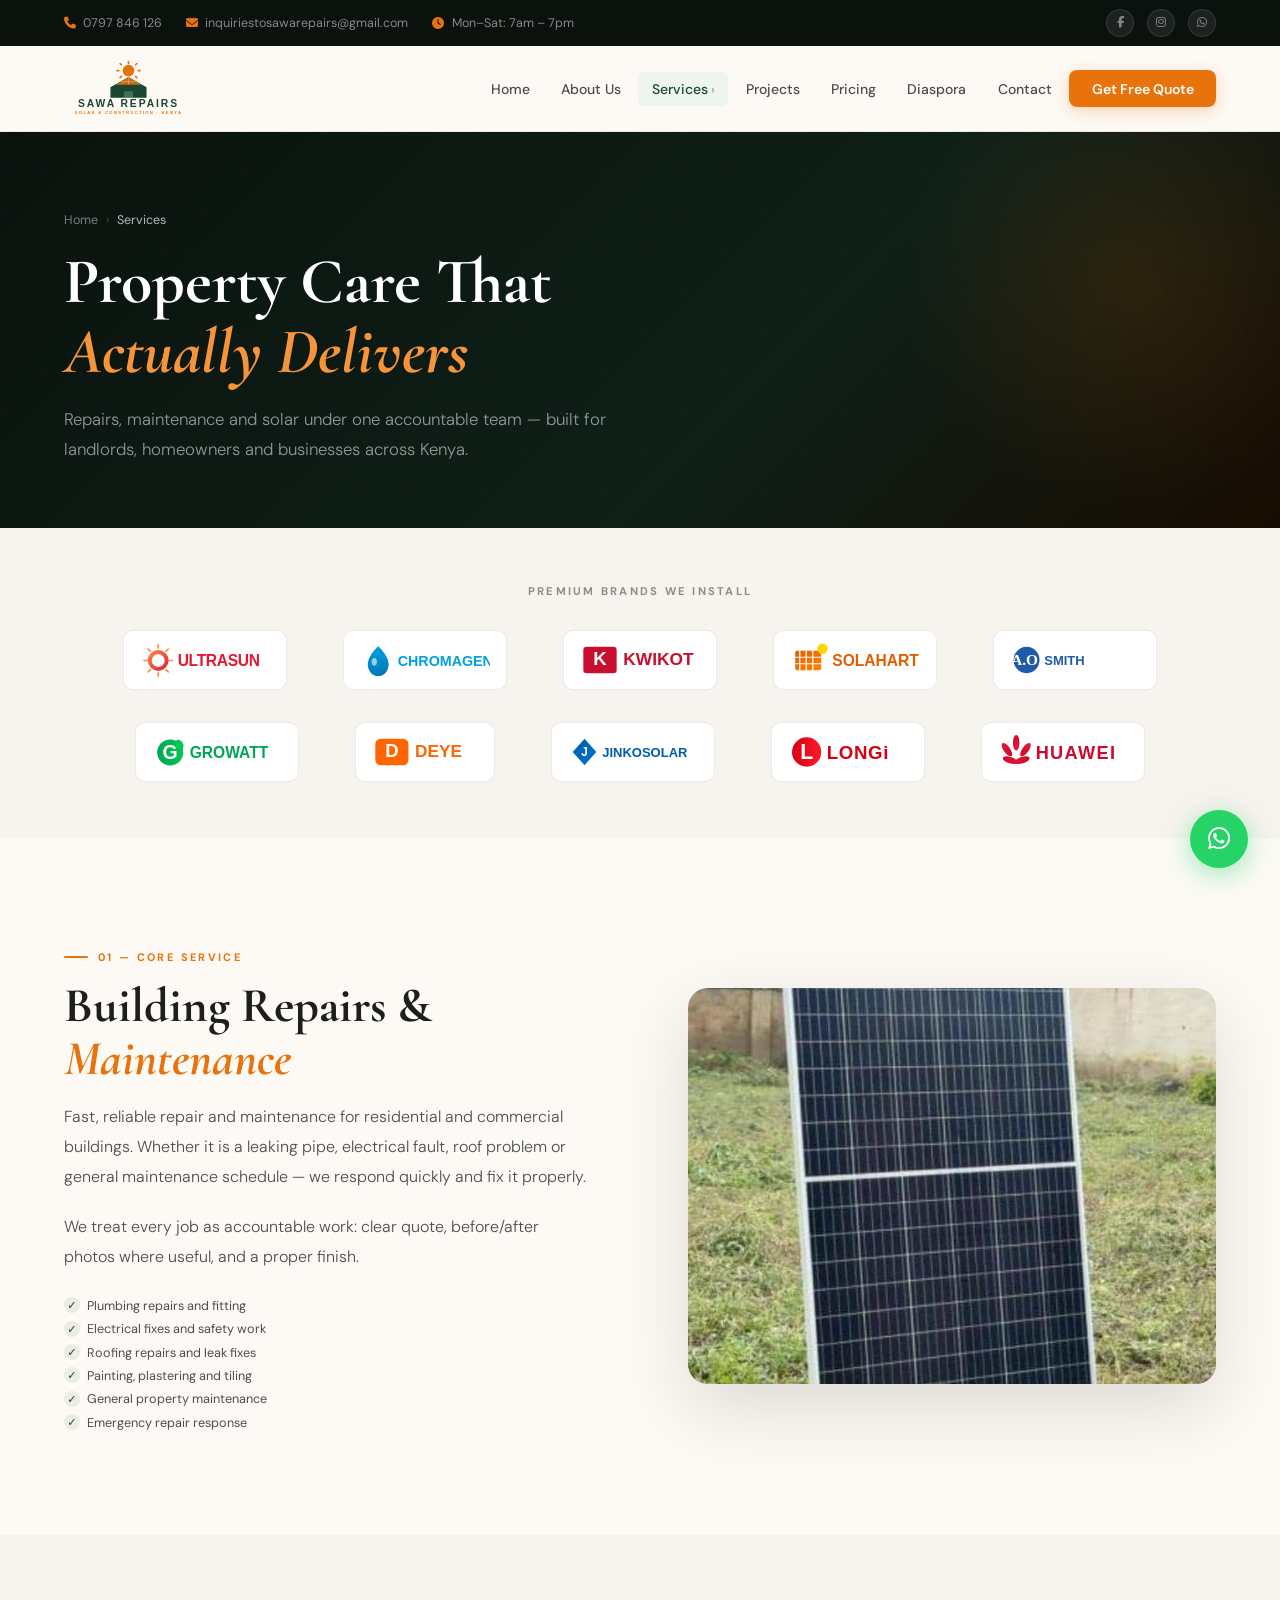
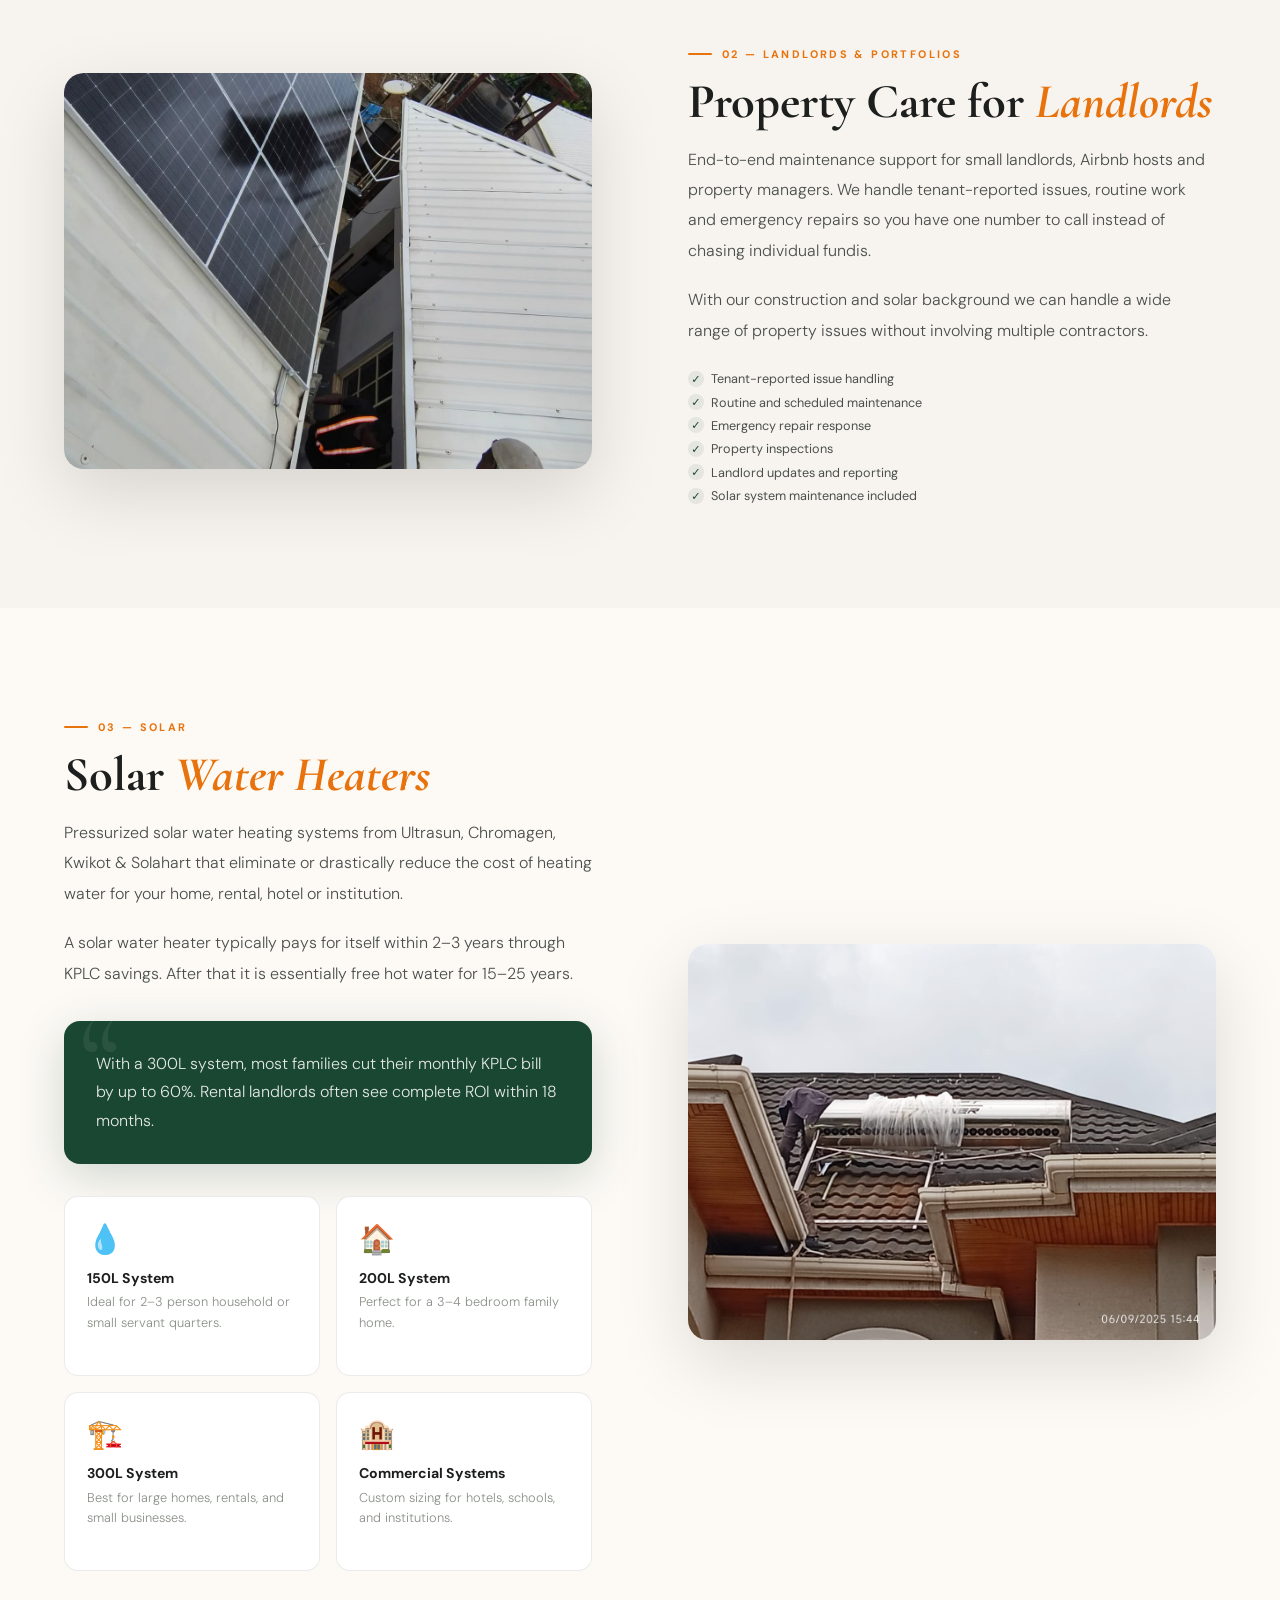
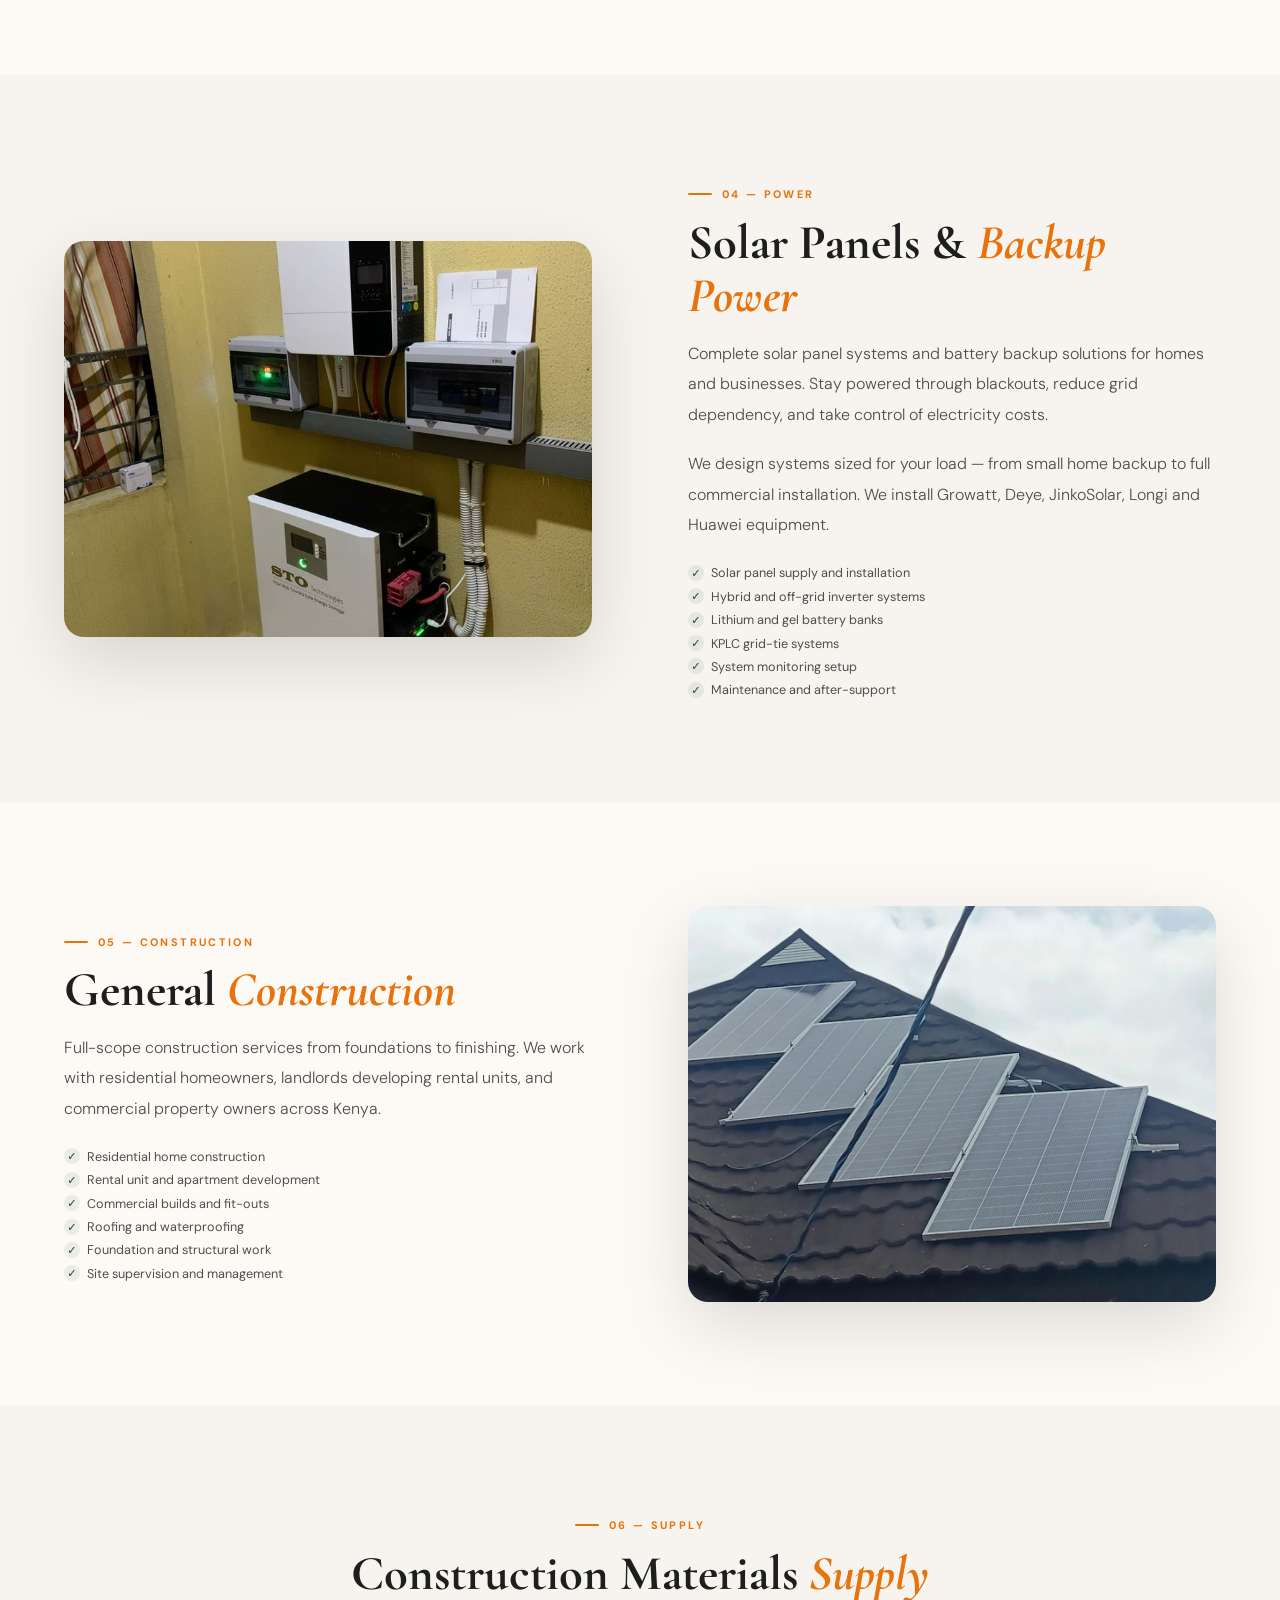
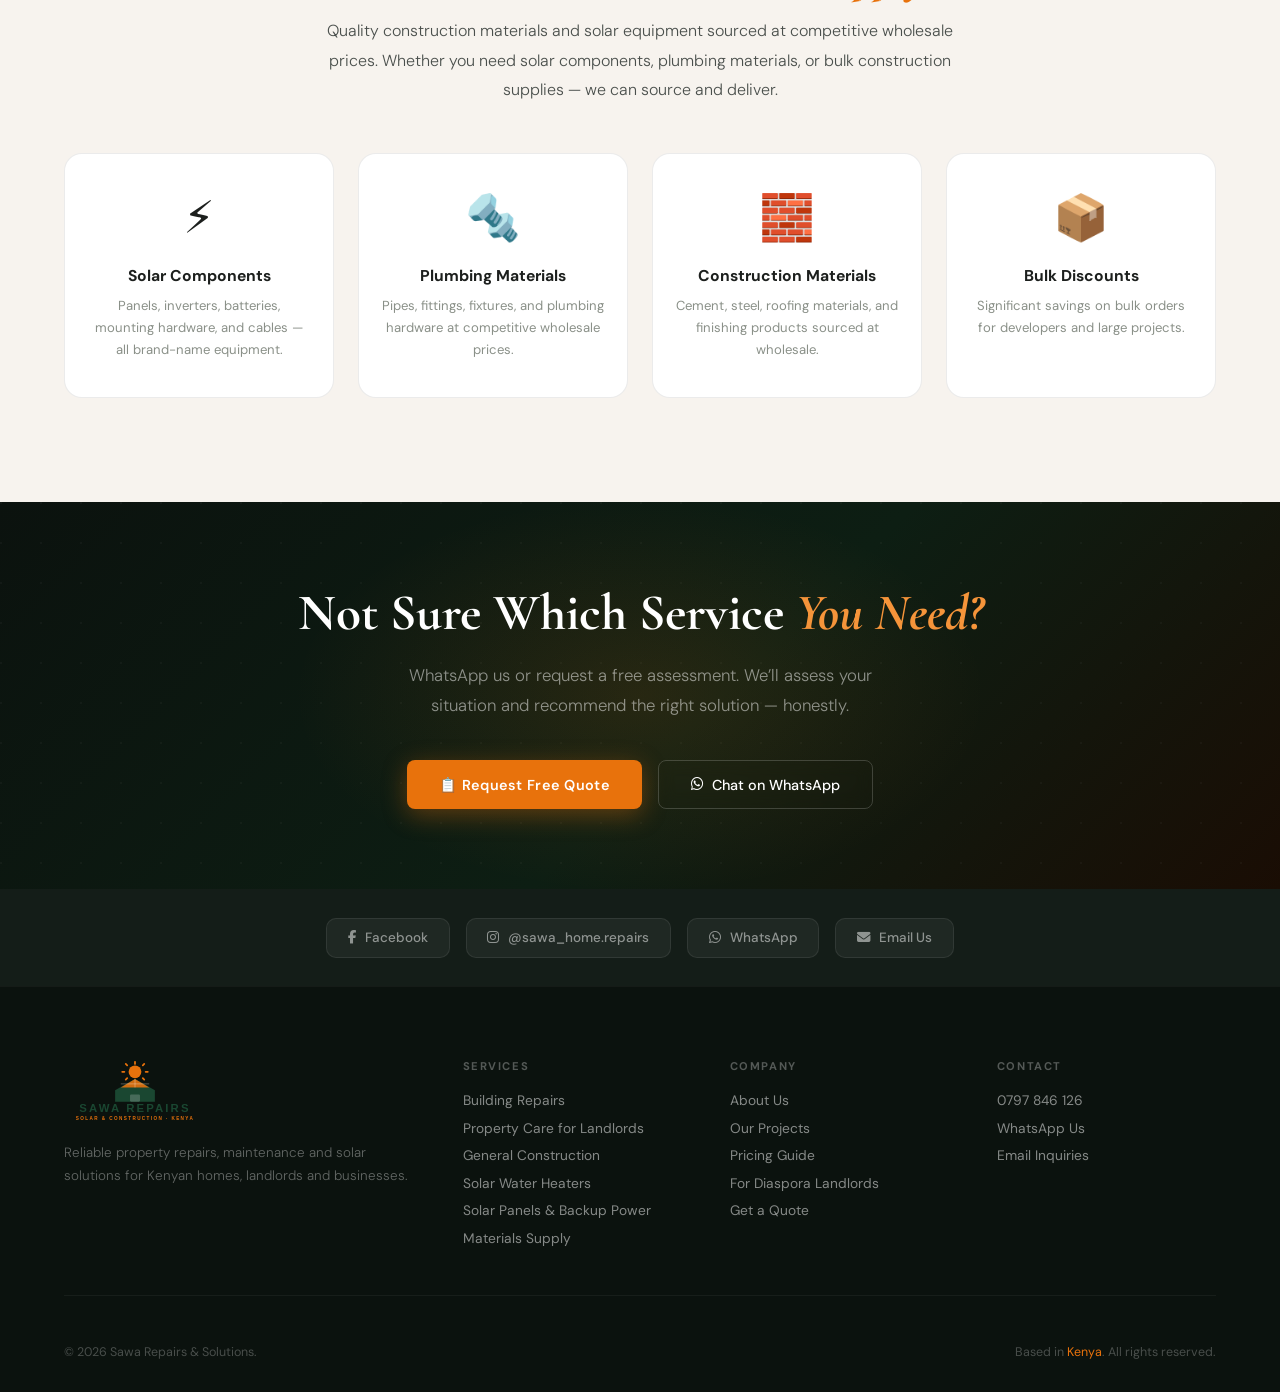
<file: services.html>
<!DOCTYPE html>
<html lang="en">
<head>
  <meta charset="UTF-8">
  <meta name="viewport" content="width=device-width, initial-scale=1.0">
  <title>Property Repairs, Maintenance & Solar Services Kenya | Sawa Repairs</title>
  <meta name="description" content="Building repairs, landlord property care, plumbing, electrical, roofing, solar water heaters and backup power across Nairobi, Kiambu and Kenya. One accountable team.">
  <meta name="robots" content="index, follow">
  <link rel="canonical" href="https://sawa-solar-solution-website.vercel.app/services.html">
  <link rel="icon" type="image/svg+xml" href="images/sawa-logo-transparent.svg">
  <meta property="og:title" content="Property Repairs & Maintenance Services | Sawa Repairs Kenya">
  <meta property="og:description" content="Plumbing, electrical, roofing, painting, landlord property care and solar under one team.">
  <meta property="og:url" content="https://sawa-solar-solution-website.vercel.app/services.html">
  <link rel="preconnect" href="https://fonts.googleapis.com">
  <link rel="preconnect" href="https://fonts.gstatic.com" crossorigin>
  <link href="https://fonts.googleapis.com/css2?family=Cormorant+Garamond:ital,wght@0,400;0,600;0,700;1,400;1,600&family=DM+Sans:wght@300;400;500;600;700&display=swap" rel="stylesheet">
  <link rel="stylesheet" href="https://cdnjs.cloudflare.com/ajax/libs/font-awesome/6.5.1/css/all.min.css">
  <link rel="stylesheet" href="new-style.css">
</head>
<body>

<div class="topbar">
  <div class="topbar-left">
    <div class="topbar-item"><i class="fas fa-phone"></i><a href="tel:+254797846126">0797 846 126</a></div>
    <div class="topbar-item"><i class="fas fa-envelope"></i><a href="mailto:inquiriestosawarepairs@gmail.com">inquiriestosawarepairs@gmail.com</a></div>
    <div class="topbar-item"><i class="fas fa-clock"></i> Mon–Sat: 7am – 7pm</div>
  </div>
  <div class="topbar-right">
    <a href="https://www.facebook.com/sawarepairs" class="topbar-social" target="_blank" rel="noopener"><i class="fab fa-facebook-f"></i></a>
    <a href="https://www.instagram.com/sawa_home.repairs" class="topbar-social" target="_blank" rel="noopener"><i class="fab fa-instagram"></i></a>
    <a href="https://wa.me/254797846126" class="topbar-social" target="_blank" rel="noopener"><i class="fab fa-whatsapp"></i></a>
  </div>
</div>

<nav id="navbar">
  <div class="nav-inner">
    <div class="logo"><a href="index.html"><img src="images/sawa-logo-transparent.svg" alt="Sawa Repairs logo"></a></div>
    <ul class="nav-links">
      <li><a href="index.html">Home</a></li>
      <li><a href="about.html">About Us</a></li>
      <li class="nav-dropdown">
        <a href="services.html" class="active">Services</a>
                <div class="dropdown-menu">
          <a href="services.html#repairs"><i class="fas fa-wrench"></i> Building Repairs &amp; Maintenance</a>
          <a href="services.html#property"><i class="fas fa-building"></i> Property Care for Landlords</a>
          <a href="services.html#construction"><i class="fas fa-hard-hat"></i> General Construction</a>
          <a href="services.html#solar-water"><i class="fas fa-sun"></i> Solar Water Heaters</a>
          <a href="services.html#backup-power"><i class="fas fa-battery-full"></i> Solar Panels &amp; Backup Power</a>
          <a href="services.html#supply"><i class="fas fa-boxes"></i> Materials Supply</a>
        </div>
      </li>
      <li><a href="projects.html">Projects</a></li>
      <li><a href="pricing.html">Pricing</a></li>
      <li><a href="diaspora.html">Diaspora</a></li>
      <li><a href="https://wa.me/254797846126">Contact</a></li>
      <li><a href="https://wa.me/254797846126" class="nav-cta">Get Free Quote</a></li>
    </ul>
    <div class="hamburger" onclick="toggleMenu()"><span></span><span></span><span></span></div>
  </div>
</nav>

<div class="page-hero">
  <div class="page-hero-content">
    <div class="breadcrumb">
      <a href="index.html">Home</a>
      <span>›</span>
      <span class="current">Services</span>
    </div>
    <h1>Property Care That <em>Actually Delivers</em></h1>
    <p>Repairs, maintenance and solar under one accountable team — built for landlords, homeowners and businesses across Kenya.</p>
  </div>
</div>

<!-- PARTNER LOGOS -->
<div class="partners reveal">
  <p class="partners-label">Premium Brands We Install</p>
  <div class="partners-track">
    <div class="partner-logo"><img src="images/logo-ultrasun.svg" alt="Ultrasun" height="40" loading="lazy"></div>
    <div class="partner-logo"><img src="images/logo-chromagen.svg" alt="Chromagen" height="40" loading="lazy"></div>
    <div class="partner-logo"><img src="images/logo-kwikot.svg" alt="Kwikot" height="40" loading="lazy"></div>
    <div class="partner-logo"><img src="images/logo-solahart.svg" alt="Solahart" height="40" loading="lazy"></div>
    <div class="partner-logo"><img src="images/logo-aosmith.svg" alt="A.O. Smith" height="40" loading="lazy"></div>
    <div class="partner-logo"><img src="images/logo-growatt.svg" alt="Growatt" height="40" loading="lazy"></div>
    <div class="partner-logo"><img src="images/logo-deye.svg" alt="Deye" height="40" loading="lazy"></div>
    <div class="partner-logo"><img src="images/logo-jinko.svg" alt="JinkoSolar" height="40" loading="lazy"></div>
    <div class="partner-logo"><img src="images/logo-longi.svg" alt="LONGi" height="40" loading="lazy"></div>
    <div class="partner-logo"><img src="images/logo-huawei.svg" alt="HUAWEI" height="40" loading="lazy"></div>
  </div>
</div>

<!-- REPAIRS FIRST -->
<section id="repairs" style="background:var(--warm-white);">
  <div class="about-grid">
    <div class="about-text reveal">
      <div class="section-tag">01 — Core Service</div>
      <h2 class="section-title">Building Repairs & <em>Maintenance</em></h2>
      <p>Fast, reliable repair and maintenance for residential and commercial buildings. Whether it is a leaking pipe, electrical fault, roof problem or general maintenance schedule — we respond quickly and fix it properly.</p>
      <p>We treat every job as accountable work: clear quote, before/after photos where useful, and a proper finish.</p>
      <div class="service-list" style="margin-top:1.5rem;">
        <div class="service-list-item">Plumbing repairs and fitting</div>
        <div class="service-list-item">Electrical fixes and safety work</div>
        <div class="service-list-item">Roofing repairs and leak fixes</div>
        <div class="service-list-item">Painting, plastering and tiling</div>
        <div class="service-list-item">General property maintenance</div>
        <div class="service-list-item">Emergency repair response</div>
      </div>
    </div>
    <div class="reveal reveal-d1">
      <div class="about-image"><img src="images/gallery-3.jpg" alt="Building repairs and maintenance Kenya"></div>
    </div>
  </div>
</section>

<section id="property" style="background:var(--cream);">
  <div class="about-grid" style="direction:rtl;">
    <div class="about-text reveal" style="direction:ltr;">
      <div class="section-tag">02 — Landlords & Portfolios</div>
      <h2 class="section-title">Property Care for <em>Landlords</em></h2>
      <p>End-to-end maintenance support for small landlords, Airbnb hosts and property managers. We handle tenant-reported issues, routine work and emergency repairs so you have one number to call instead of chasing individual fundis.</p>
      <p>With our construction and solar background we can handle a wide range of property issues without involving multiple contractors.</p>
      <div class="service-list" style="margin-top:1.5rem;">
        <div class="service-list-item">Tenant-reported issue handling</div>
        <div class="service-list-item">Routine and scheduled maintenance</div>
        <div class="service-list-item">Emergency repair response</div>
        <div class="service-list-item">Property inspections</div>
        <div class="service-list-item">Landlord updates and reporting</div>
        <div class="service-list-item">Solar system maintenance included</div>
      </div>
    </div>
    <div class="reveal reveal-d1" style="direction:ltr;">
      <div class="about-image"><img src="images/gallery-6.jpg" alt="Property care for landlords Kenya"></div>
    </div>
  </div>
</section>

<section id="solar-water" style="background:var(--warm-white);">
  <div class="about-grid">
    <div class="about-text reveal">
      <div class="section-tag">03 — Solar</div>
      <h2 class="section-title">Solar <em>Water Heaters</em></h2>
      <p>Pressurized solar water heating systems from Ultrasun, Chromagen, Kwikot & Solahart that eliminate or drastically reduce the cost of heating water for your home, rental, hotel or institution.</p>
      <p>A solar water heater typically pays for itself within 2–3 years through KPLC savings. After that it is essentially free hot water for 15–25 years.</p>
      <div class="about-mission">
        <p>With a 300L system, most families cut their monthly KPLC bill by up to 60%. Rental landlords often see complete ROI within 18 months.</p>
      </div>
      <div class="about-features" style="margin-top:1.5rem;">
        <div class="about-feat">
          <div class="about-feat-icon">💧</div>
          <h4>150L System</h4>
          <p>Ideal for 2–3 person household or small servant quarters.</p>
        </div>
        <div class="about-feat">
          <div class="about-feat-icon">🏠</div>
          <h4>200L System</h4>
          <p>Perfect for a 3–4 bedroom family home.</p>
        </div>
        <div class="about-feat">
          <div class="about-feat-icon">🏗️</div>
          <h4>300L System</h4>
          <p>Best for large homes, rentals, and small businesses.</p>
        </div>
        <div class="about-feat">
          <div class="about-feat-icon">🏨</div>
          <h4>Commercial Systems</h4>
          <p>Custom sizing for hotels, schools, and institutions.</p>
        </div>
      </div>
    </div>
    <div class="reveal reveal-d1">
      <div class="about-image"><img src="images/solar-installation.jpeg" alt="Solar water heater installation Kenya"></div>
    </div>
  </div>
</section>

<section id="backup-power" style="background:var(--cream);">
  <div class="about-grid" style="direction:rtl;">
    <div class="about-text reveal" style="direction:ltr;">
      <div class="section-tag">04 — Power</div>
      <h2 class="section-title">Solar Panels & <em>Backup Power</em></h2>
      <p>Complete solar panel systems and battery backup solutions for homes and businesses. Stay powered through blackouts, reduce grid dependency, and take control of electricity costs.</p>
      <p>We design systems sized for your load — from small home backup to full commercial installation. We install Growatt, Deye, JinkoSolar, Longi and Huawei equipment.</p>
      <div class="service-list" style="margin-top:1.5rem;">
        <div class="service-list-item">Solar panel supply and installation</div>
        <div class="service-list-item">Hybrid and off-grid inverter systems</div>
        <div class="service-list-item">Lithium and gel battery banks</div>
        <div class="service-list-item">KPLC grid-tie systems</div>
        <div class="service-list-item">System monitoring setup</div>
        <div class="service-list-item">Maintenance and after-support</div>
      </div>
    </div>
    <div class="reveal reveal-d1" style="direction:ltr;">
      <div class="about-image"><img src="images/gallery-4.jpg" alt="Backup power system Kenya"></div>
    </div>
  </div>
</section>

<section id="construction" style="background:var(--warm-white);">
  <div class="about-grid">
    <div class="about-text reveal">
      <div class="section-tag">05 — Construction</div>
      <h2 class="section-title">General <em>Construction</em></h2>
      <p>Full-scope construction services from foundations to finishing. We work with residential homeowners, landlords developing rental units, and commercial property owners across Kenya.</p>
      <div class="service-list" style="margin-top:1.5rem;">
        <div class="service-list-item">Residential home construction</div>
        <div class="service-list-item">Rental unit and apartment development</div>
        <div class="service-list-item">Commercial builds and fit-outs</div>
        <div class="service-list-item">Roofing and waterproofing</div>
        <div class="service-list-item">Foundation and structural work</div>
        <div class="service-list-item">Site supervision and management</div>
      </div>
    </div>
    <div class="reveal reveal-d1">
      <div class="about-image"><img src="images/gallery-8.jpg" alt="Construction Kenya"></div>
    </div>
  </div>
</section>

<section id="supply" style="background:var(--cream);">
  <div style="text-align:center; max-width:640px; margin:0 auto;" class="reveal">
    <div class="section-tag" style="justify-content:center;">06 — Supply</div>
    <h2 class="section-title">Construction Materials <em>Supply</em></h2>
    <p style="color:var(--text-mid); line-height:1.85; font-weight:300; margin-top:0.8rem;">Quality construction materials and solar equipment sourced at competitive wholesale prices. Whether you need solar components, plumbing materials, or bulk construction supplies — we can source and deliver.</p>
  </div>
  <div class="why-grid" style="margin-top:3rem;">
    <div class="why-card reveal"><span class="why-icon">⚡</span><h4>Solar Components</h4><p>Panels, inverters, batteries, mounting hardware, and cables — all brand-name equipment.</p></div>
    <div class="why-card reveal reveal-d1"><span class="why-icon">🔩</span><h4>Plumbing Materials</h4><p>Pipes, fittings, fixtures, and plumbing hardware at competitive wholesale prices.</p></div>
    <div class="why-card reveal reveal-d2"><span class="why-icon">🧱</span><h4>Construction Materials</h4><p>Cement, steel, roofing materials, and finishing products sourced at wholesale.</p></div>
    <div class="why-card reveal reveal-d3"><span class="why-icon">📦</span><h4>Bulk Discounts</h4><p>Significant savings on bulk orders for developers and large projects.</p></div>
  </div>
</section>

<!-- CTA -->
<div class="cta-band">
  <div class="cta-band-glow"></div>
  <div class="cta-band-content reveal">
    <h2>Not Sure Which Service <em>You Need?</em></h2>
    <p>WhatsApp us or request a free assessment. We’ll assess your situation and recommend the right solution — honestly.</p>
    <div class="cta-band-actions">
      <a href="https://wa.me/254797846126" class="btn-primary">📋 Request Free Quote</a>
      <a href="https://wa.me/254797846126" class="btn-secondary" target="_blank" rel="noopener"><i class="fab fa-whatsapp"></i> Chat on WhatsApp</a>
    </div>
  </div>
</div>

<div class="social-bar">
  <a href="https://www.facebook.com/sawarepairs" class="social-link" target="_blank" rel="noopener"><i class="fab fa-facebook-f"></i> Facebook</a>
  <a href="https://www.instagram.com/sawa_home.repairs" class="social-link" target="_blank" rel="noopener"><i class="fab fa-instagram"></i> @sawa_home.repairs</a>
  <a href="https://wa.me/254797846126" class="social-link" target="_blank" rel="noopener"><i class="fab fa-whatsapp"></i> WhatsApp</a>
  <a href="mailto:inquiriestosawarepairs@gmail.com" class="social-link"><i class="fas fa-envelope"></i> Email Us</a>
</div>

<footer>
  <div class="footer-grid">
    <div class="footer-brand">
      <img src="images/sawa-logo-transparent.svg" alt="Sawa Repairs logo" class="footer-logo">
      <p>Reliable property repairs, maintenance and solar solutions for Kenyan homes, landlords and businesses.</p>
    </div>
        <div class="footer-col">
      <h4>Services</h4>
      <ul>
        <li><a href="services.html#repairs">Building Repairs</a></li>
        <li><a href="services.html#property">Property Care for Landlords</a></li>
        <li><a href="services.html#construction">General Construction</a></li>
        <li><a href="services.html#solar-water">Solar Water Heaters</a></li>
        <li><a href="services.html#backup-power">Solar Panels &amp; Backup Power</a></li>
        <li><a href="services.html#supply">Materials Supply</a></li>
      </ul>
    </div>
    <div class="footer-col"><h4>Company</h4><ul>
      <li><a href="about.html">About Us</a></li>
      <li><a href="projects.html">Our Projects</a></li>
      <li><a href="pricing.html">Pricing Guide</a></li>
      <li><a href="diaspora.html">For Diaspora Landlords</a></li>
      <li><a href="https://wa.me/254797846126">Get a Quote</a></li>
    </ul></div>
    <div class="footer-col"><h4>Contact</h4><ul>
      <li><a href="tel:+254797846126">0797 846 126</a></li>
      <li><a href="https://wa.me/254797846126" target="_blank" rel="noopener">WhatsApp Us</a></li>
      <li><a href="mailto:inquiriestosawarepairs@gmail.com">Email Inquiries</a></li>
    </ul></div>
  </div>
  <div class="footer-bottom">
    <p>© 2026 Sawa Repairs & Solutions.</p>
    <p>Based in <span>Kenya</span>. All rights reserved.</p>
  </div>
</footer>

<a href="https://wa.me/254797846126" class="wa-float" target="_blank" rel="noopener" aria-label="WhatsApp">
  <i class="fab fa-whatsapp"></i>
  <span class="wa-tooltip">Chat on WhatsApp</span>
</a>

<script src="js/script.js"></script>
</body>
</html>
</file>
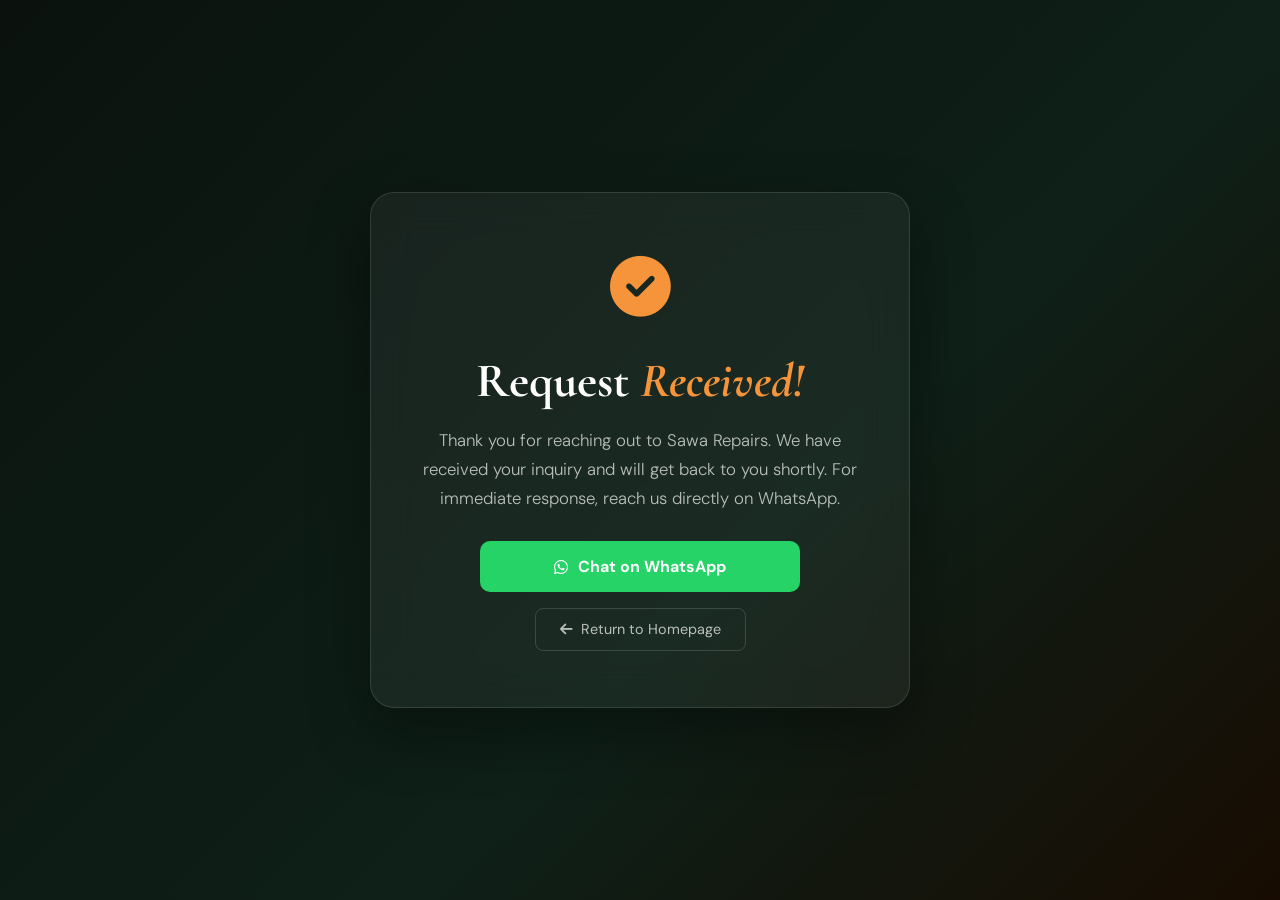
<file: thankyou.html>
<!DOCTYPE html>
<html lang="en">
<head>
  <meta charset="UTF-8">
  <meta name="viewport" content="width=device-width, initial-scale=1.0">
  <title>Thank You | Sawa Repairs &amp; Solutions Kenya</title>
  <link rel="icon" type="image/svg+xml" href="images/sawa-logo-transparent.svg">
  <link rel="preconnect" href="https://fonts.googleapis.com">
  <link rel="preconnect" href="https://fonts.gstatic.com" crossorigin>
  <link href="https://fonts.googleapis.com/css2?family=Cormorant+Garamond:ital,wght@0,600;0,700;1,400&family=DM+Sans:wght@300;400;500;600;700&display=swap" rel="stylesheet">
  <link rel="stylesheet" href="https://cdnjs.cloudflare.com/ajax/libs/font-awesome/6.5.1/css/all.min.css">
  <style>
    :root {
      --green: #1A4731;
      --orange: #E8720C;
      --orange-light: #F5943A;
      --dark: #0B120E;
      --font-display: 'Cormorant Garamond', Georgia, serif;
      --font-body: 'DM Sans', system-ui, sans-serif;
    }
    * { margin: 0; padding: 0; box-sizing: border-box; }
    body {
      font-family: var(--font-body);
      background: linear-gradient(135deg, var(--dark) 0%, #0E2018 60%, #180C02 100%);
      color: white;
      min-height: 100vh;
      display: flex;
      align-items: center;
      justify-content: center;
      padding: 2rem 5vw;
      text-align: center;
    }
    .card {
      background: rgba(255, 255, 255, 0.05);
      border: 1px solid rgba(255, 255, 255, 0.12);
      backdrop-filter: blur(20px);
      border-radius: 24px;
      padding: 3.5rem 2.5rem;
      max-width: 540px;
      width: 100%;
      box-shadow: 0 24px 60px rgba(0,0,0,0.4);
    }
    .icon {
      font-size: 3.8rem;
      color: var(--orange-light);
      margin-bottom: 1.5rem;
    }
    h1 {
      font-family: var(--font-display);
      font-size: clamp(2.2rem, 5vw, 3rem);
      margin-bottom: 1rem;
      font-weight: 700;
    }
    h1 em { color: var(--orange-light); font-style: italic; }
    p {
      color: rgba(255, 255, 255, 0.7);
      font-size: 1.05rem;
      line-height: 1.7;
      margin-bottom: 1.8rem;
      font-weight: 300;
    }
    .actions {
      display: flex;
      flex-direction: column;
      gap: 1rem;
      align-items: center;
    }
    .btn-wa {
      display: inline-flex;
      align-items: center;
      justify-content: center;
      gap: 0.6rem;
      background: #25D366;
      color: white;
      text-decoration: none;
      font-weight: 700;
      font-size: 1rem;
      padding: 0.95rem 2rem;
      border-radius: 10px;
      width: 100%;
      max-width: 320px;
      transition: all 0.25s ease;
    }
    .btn-wa:hover { background: #1fb558; transform: translateY(-2px); }
    .btn-home {
      display: inline-flex;
      align-items: center;
      justify-content: center;
      gap: 0.5rem;
      color: rgba(255,255,255,0.7);
      text-decoration: none;
      font-size: 0.9rem;
      padding: 0.7rem 1.5rem;
      border-radius: 8px;
      border: 1px solid rgba(255,255,255,0.15);
      transition: all 0.2s ease;
    }
    .btn-home:hover { color: white; border-color: rgba(255,255,255,0.4); }
  </style>
</head>
<body>
  <div class="card">
    <div class="icon"><i class="fas fa-check-circle"></i></div>
    <h1>Request <em>Received!</em></h1>
    <p>Thank you for reaching out to Sawa Repairs. We have received your inquiry and will get back to you shortly. For immediate response, reach us directly on WhatsApp.</p>
    <div class="actions">
      <a href="https://wa.me/254797846126" class="btn-wa" target="_blank" rel="noopener"><i class="fab fa-whatsapp"></i> Chat on WhatsApp</a>
      <a href="index.html" class="btn-home"><i class="fas fa-arrow-left"></i> Return to Homepage</a>
    </div>
  </div>
</body>
</html>
</file>
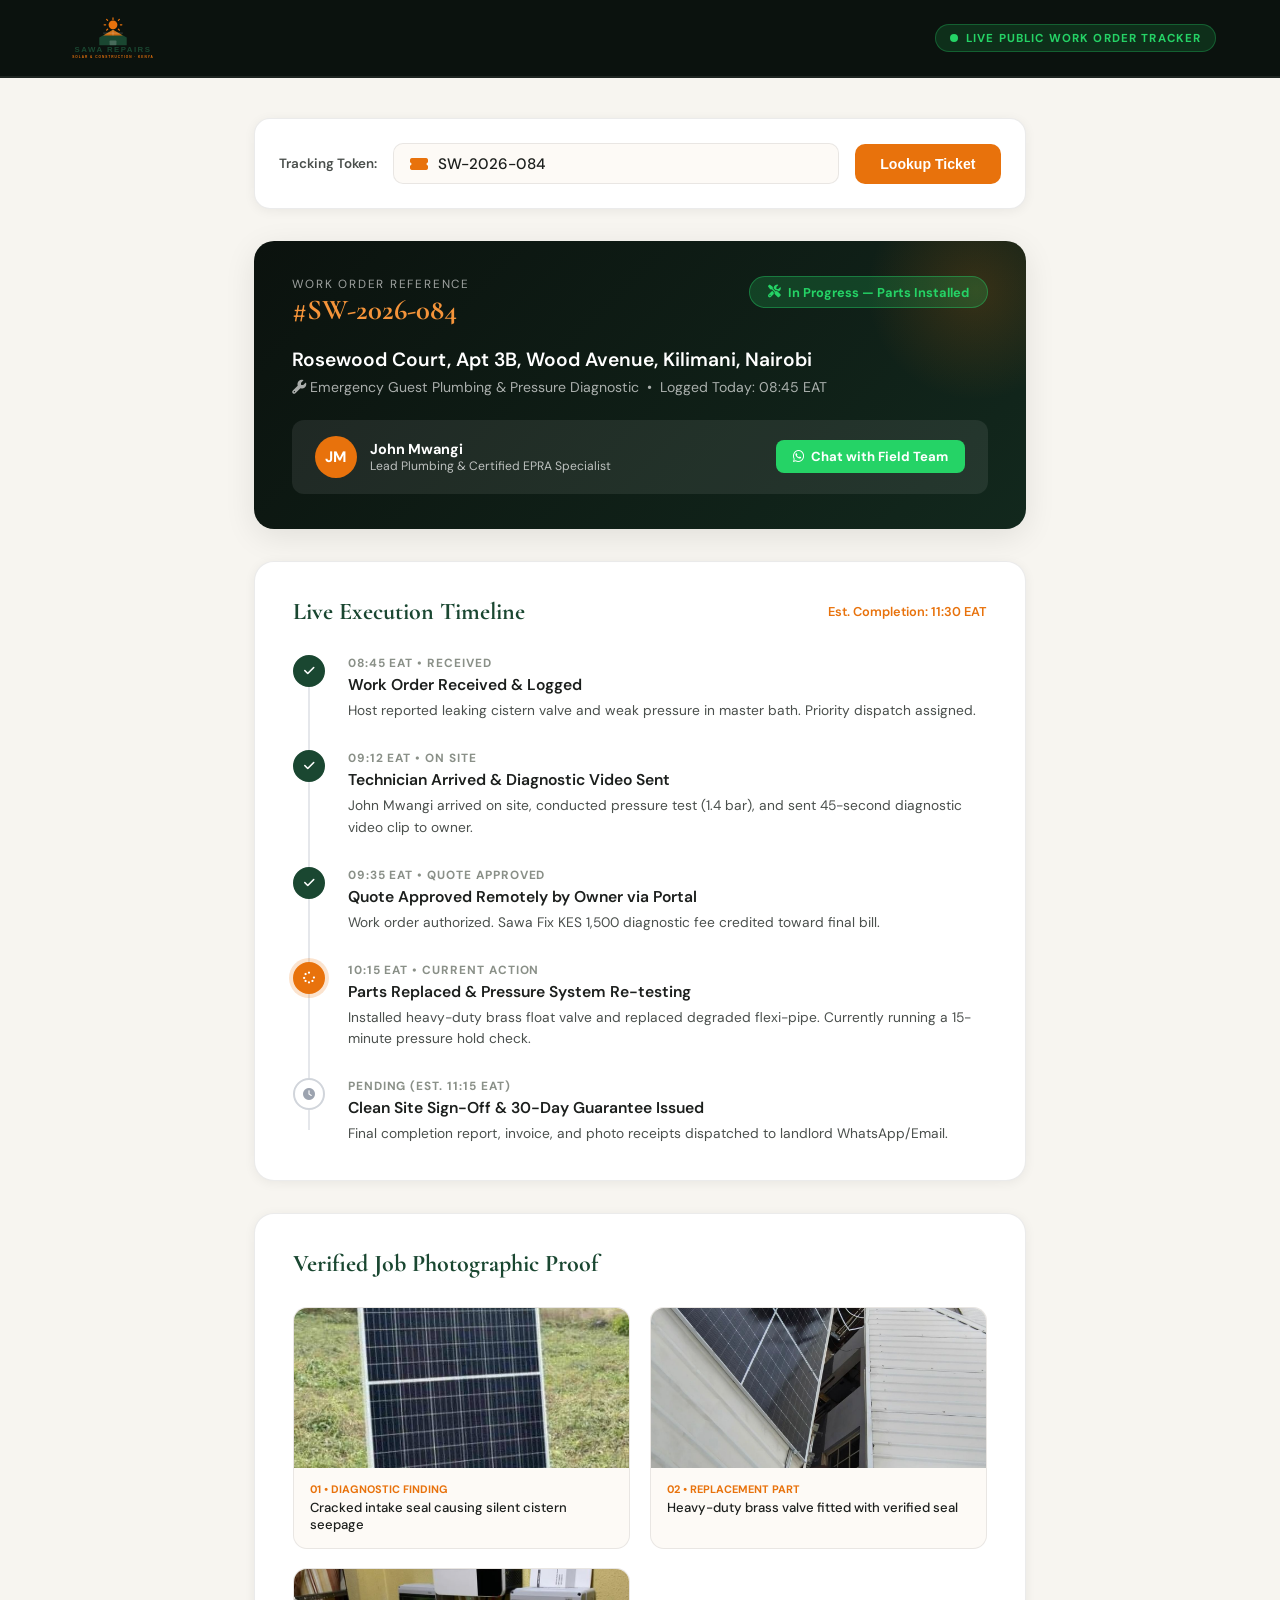
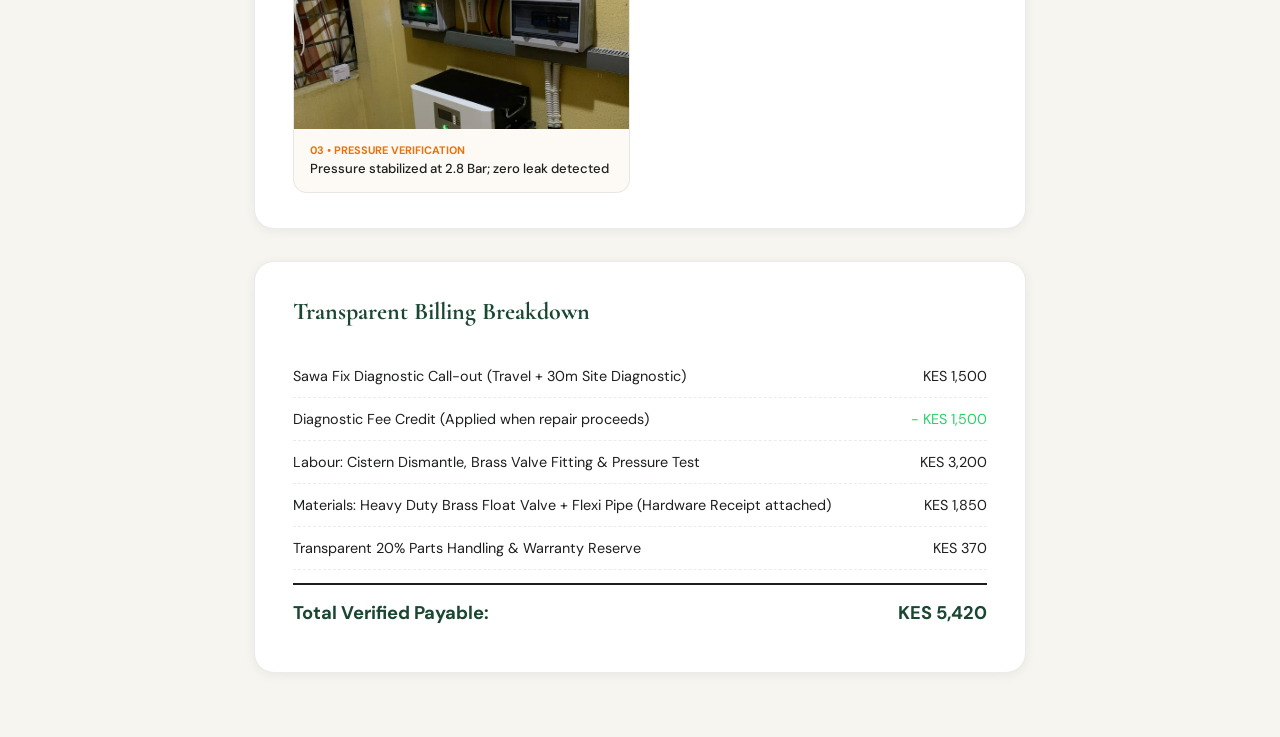
<file: track.html>
<!DOCTYPE html>
<html lang="en">
<head>
  <meta charset="UTF-8">
  <meta name="viewport" content="width=device-width, initial-scale=1.0">
  <title>Live Work Order Tracker | Sawa Repairs Nairobi</title>
  <meta name="description" content="Track your Sawa Repairs work order in real time. Transparent job progress, technician arrival, photo proof, parts receipts, and completion sign-off for Nairobi landlords.">
  <meta name="robots" content="noindex, follow">
  <link rel="icon" type="image/svg+xml" href="images/sawa-logo-transparent.svg">
  <link rel="preconnect" href="https://fonts.googleapis.com">
  <link rel="preconnect" href="https://fonts.gstatic.com" crossorigin>
  <link href="https://fonts.googleapis.com/css2?family=Cormorant+Garamond:ital,wght@0,600;0,700;1,400&family=DM+Sans:wght@300;400;500;600;700&display=swap" rel="stylesheet">
  <link rel="stylesheet" href="https://cdnjs.cloudflare.com/ajax/libs/font-awesome/6.5.1/css/all.min.css">
  <link rel="stylesheet" href="new-style.css">
  <style>
    :root {
      --portal-bg: #F7F5F0;
      --card-bg: #FFFFFF;
    }
    body {
      background: var(--portal-bg);
      font-family: var(--font-body);
      color: var(--text-dark);
      min-height: 100vh;
    }
    .portal-nav {
      background: var(--dark);
      padding: 1rem 5vw;
      display: flex;
      align-items: center;
      justify-content: space-between;
      border-bottom: 2px solid rgba(255,255,255,0.08);
    }
    .portal-nav img { height: 44px; width: auto; }
    .portal-badge {
      display: inline-flex;
      align-items: center;
      gap: 0.5rem;
      background: rgba(37,211,102,0.15);
      border: 1px solid rgba(37,211,102,0.3);
      color: #25D366;
      font-size: 0.72rem;
      font-weight: 700;
      letter-spacing: 0.1em;
      text-transform: uppercase;
      padding: 0.35rem 0.85rem;
      border-radius: 100px;
    }
    .pulse-dot {
      width: 8px; height: 8px;
      background: #25D366;
      border-radius: 50%;
      animation: pulse 1.8s infinite;
    }
    @keyframes pulse {
      0% { transform: scale(0.9); opacity: 0.8; }
      50% { transform: scale(1.3); opacity: 1; }
      100% { transform: scale(0.9); opacity: 0.8; }
    }
    .tracker-container {
      max-width: 900px;
      margin: 2.5rem auto 4rem;
      padding: 0 5vw;
    }
    .lookup-card {
      background: white;
      border-radius: 16px;
      padding: 1.5rem;
      border: 1px solid var(--border);
      box-shadow: var(--shadow-sm);
      margin-bottom: 2rem;
      display: flex;
      align-items: center;
      gap: 1rem;
      flex-wrap: wrap;
    }
    .lookup-input-wrap {
      flex: 1;
      min-width: 240px;
      display: flex;
      align-items: center;
      background: var(--warm-white);
      border: 1.5px solid var(--border);
      border-radius: 10px;
      padding: 0.6rem 1rem;
      gap: 0.6rem;
    }
    .lookup-input-wrap input {
      border: none;
      background: transparent;
      outline: none;
      font-family: var(--font-body);
      font-size: 0.95rem;
      width: 100%;
      color: var(--text-dark);
      font-weight: 500;
    }
    .btn-lookup {
      background: var(--orange);
      color: white;
      border: none;
      padding: 0.75rem 1.6rem;
      border-radius: 10px;
      font-weight: 700;
      font-size: 0.88rem;
      cursor: pointer;
      transition: all 0.2s ease;
    }
    .btn-lookup:hover { background: var(--orange-light); }
    .job-header-card {
      background: linear-gradient(135deg, var(--dark) 0%, #12281D 100%);
      color: white;
      border-radius: 20px;
      padding: 2.2rem 2.4rem;
      box-shadow: var(--shadow-md);
      margin-bottom: 2rem;
      position: relative;
      overflow: hidden;
    }
    .job-header-card::after {
      content: '';
      position: absolute; top: -60px; right: -60px;
      width: 220px; height: 220px;
      background: radial-gradient(circle, rgba(232,114,12,0.18) 0%, transparent 70%);
      border-radius: 50%;
    }
    .job-meta-row {
      display: flex;
      justify-content: space-between;
      align-items: flex-start;
      gap: 1rem;
      flex-wrap: wrap;
      margin-bottom: 1.2rem;
      position: relative; z-index: 2;
    }
    .job-id-tag {
      font-family: var(--font-display);
      font-size: 1.8rem;
      font-weight: 700;
      color: var(--orange-light);
    }
    .job-status-pill {
      background: rgba(37,211,102,0.2);
      border: 1px solid rgba(37,211,102,0.4);
      color: #25D366;
      font-size: 0.8rem;
      font-weight: 700;
      padding: 0.4rem 1.1rem;
      border-radius: 100px;
      display: inline-flex;
      align-items: center;
      gap: 0.45rem;
    }
    .job-property-title {
      font-size: 1.2rem;
      font-weight: 600;
      margin-bottom: 0.4rem;
      position: relative; z-index: 2;
    }
    .job-property-sub {
      color: rgba(255,255,255,0.65);
      font-size: 0.88rem;
      display: flex;
      align-items: center;
      gap: 0.5rem;
      position: relative; z-index: 2;
    }
    .tech-card {
      background: rgba(255,255,255,0.08);
      border-radius: 12px;
      padding: 1rem 1.4rem;
      margin-top: 1.5rem;
      display: flex;
      align-items: center;
      justify-content: space-between;
      flex-wrap: wrap;
      gap: 1rem;
      position: relative; z-index: 2;
    }
    .tech-info { display: flex; align-items: center; gap: 0.85rem; }
    .tech-avatar {
      width: 42px; height: 42px;
      border-radius: 50%;
      background: var(--orange);
      color: white;
      display: flex;
      align-items: center;
      justify-content: center;
      font-weight: 700;
      font-size: 0.95rem;
    }
    .btn-wa-tech {
      background: #25D366;
      color: white;
      text-decoration: none;
      font-size: 0.82rem;
      font-weight: 700;
      padding: 0.5rem 1.1rem;
      border-radius: 8px;
      display: inline-flex;
      align-items: center;
      gap: 0.4rem;
      transition: all 0.2s ease;
    }
    .btn-wa-tech:hover { background: #1fb558; }
    .timeline-card {
      background: white;
      border-radius: 20px;
      padding: 2.2rem 2.4rem;
      border: 1px solid var(--border);
      box-shadow: var(--shadow-sm);
      margin-bottom: 2rem;
    }
    .timeline-title {
      font-family: var(--font-display);
      font-size: 1.5rem;
      font-weight: 700;
      color: var(--green);
      margin-bottom: 1.8rem;
      display: flex;
      align-items: center;
      justify-content: space-between;
    }
    .timeline-steps {
      display: flex;
      flex-direction: column;
      gap: 1.8rem;
      position: relative;
    }
    .timeline-steps::before {
      content: '';
      position: absolute;
      top: 15px; bottom: 15px; left: 15px;
      width: 2px;
      background: #E5E7EB;
    }
    .timeline-step {
      display: flex;
      gap: 1.4rem;
      position: relative;
    }
    .step-marker {
      width: 32px; height: 32px;
      border-radius: 50%;
      background: white;
      border: 2.5px solid #D1D5DB;
      display: flex;
      align-items: center;
      justify-content: center;
      font-size: 0.75rem;
      color: #9CA3AF;
      flex-shrink: 0;
      z-index: 2;
    }
    .timeline-step.completed .step-marker {
      background: var(--green);
      border-color: var(--green);
      color: white;
    }
    .timeline-step.active .step-marker {
      background: var(--orange);
      border-color: var(--orange);
      color: white;
      box-shadow: 0 0 0 4px rgba(232,114,12,0.2);
    }
    .step-content { flex: 1; }
    .step-time { font-size: 0.74rem; font-weight: 700; color: var(--text-muted); text-transform: uppercase; letter-spacing: 0.08em; }
    .step-headline { font-weight: 600; font-size: 0.98rem; color: var(--text-dark); margin: 0.2rem 0 0.3rem; }
    .step-desc { font-size: 0.86rem; color: var(--text-mid); line-height: 1.55; }
    .evidence-grid {
      display: grid;
      grid-template-columns: repeat(auto-fit, minmax(240px, 1fr));
      gap: 1.2rem;
      margin-top: 1.5rem;
    }
    .evidence-card {
      border: 1px solid var(--border);
      border-radius: 14px;
      overflow: hidden;
      background: var(--warm-white);
    }
    .evidence-card img {
      width: 100%;
      height: 160px;
      object-fit: cover;
    }
    .evidence-body { padding: 0.9rem 1rem; }
    .evidence-tag {
      font-size: 0.68rem;
      font-weight: 700;
      text-transform: uppercase;
      color: var(--orange);
      margin-bottom: 0.2rem;
    }
    .evidence-desc { font-size: 0.82rem; color: var(--text-dark); font-weight: 500; }
    .cost-card {
      background: white;
      border-radius: 20px;
      padding: 2.2rem 2.4rem;
      border: 1px solid var(--border);
      box-shadow: var(--shadow-sm);
    }
    .cost-row {
      display: flex;
      justify-content: space-between;
      padding: 0.75rem 0;
      border-bottom: 1px dashed var(--border);
      font-size: 0.9rem;
    }
    .cost-row.total {
      border-top: 2px solid var(--text-dark);
      border-bottom: none;
      font-weight: 700;
      font-size: 1.15rem;
      color: var(--green);
      margin-top: 0.8rem;
      padding-top: 1rem;
    }
  </style>
</head>
<body>

<div class="portal-nav">
  <a href="index.html"><img src="images/sawa-logo-transparent.svg" alt="Sawa Repairs Logo"></a>
  <div class="portal-badge"><div class="pulse-dot"></div> Live Public Work Order Tracker</div>
</div>

<div class="tracker-container">

  <!-- SEARCH TOKEN -->
  <div class="lookup-card">
    <div style="font-size: 0.84rem; font-weight: 600; color: var(--text-mid);">Tracking Token:</div>
    <div class="lookup-input-wrap">
      <i class="fas fa-ticket-alt" style="color: var(--orange);"></i>
      <input type="text" id="tokenInput" value="SW-2026-084" placeholder="Enter tracking token (e.g. SW-2026-084)">
    </div>
    <button class="btn-lookup" onclick="updateTracker()">Lookup Ticket</button>
  </div>

  <!-- JOB HEADER -->
  <div class="job-header-card">
    <div class="job-meta-row">
      <div>
        <div style="font-size: 0.74rem; text-transform: uppercase; letter-spacing: 0.15em; color: rgba(255,255,255,0.6);">Work Order Reference</div>
        <div class="job-id-tag" id="displayToken">#SW-2026-084</div>
      </div>
      <div class="job-status-pill"><i class="fas fa-tools"></i> <span id="displayStatus">In Progress — Parts Installed</span></div>
    </div>

    <div class="job-property-title" id="displayProperty">Rosewood Court, Apt 3B, Wood Avenue, Kilimani, Nairobi</div>
    <div class="job-property-sub">
      <span><i class="fas fa-wrench"></i> Emergency Guest Plumbing & Pressure Diagnostic</span>
      <span>•</span>
      <span>Logged Today: 08:45 EAT</span>
    </div>

    <div class="tech-card">
      <div class="tech-info">
        <div class="tech-avatar">JM</div>
        <div>
          <div style="font-size: 0.9rem; font-weight: 700;">John Mwangi</div>
          <div style="font-size: 0.76rem; color: rgba(255,255,255,0.7);">Lead Plumbing & Certified EPRA Specialist</div>
        </div>
      </div>
      <a href="https://wa.me/254797846126?text=Hello%20Sawa%20Repairs%2C%20checking%20status%20on%20ticket%20SW-2026-084" class="btn-wa-tech" target="_blank" rel="noopener">
        <i class="fab fa-whatsapp"></i> Chat with Field Team
      </a>
    </div>
  </div>

  <!-- TIMELINE -->
  <div class="timeline-card">
    <div class="timeline-title">
      <span>Live Execution Timeline</span>
      <span style="font-size: 0.8rem; font-family: var(--font-body); font-weight: 600; color: var(--orange);">Est. Completion: 11:30 EAT</span>
    </div>

    <div class="timeline-steps">
      <div class="timeline-step completed">
        <div class="step-marker"><i class="fas fa-check"></i></div>
        <div class="step-content">
          <div class="step-time">08:45 EAT • Received</div>
          <div class="step-headline">Work Order Received & Logged</div>
          <div class="step-desc">Host reported leaking cistern valve and weak pressure in master bath. Priority dispatch assigned.</div>
        </div>
      </div>

      <div class="timeline-step completed">
        <div class="step-marker"><i class="fas fa-check"></i></div>
        <div class="step-content">
          <div class="step-time">09:12 EAT • On Site</div>
          <div class="step-headline">Technician Arrived & Diagnostic Video Sent</div>
          <div class="step-desc">John Mwangi arrived on site, conducted pressure test (1.4 bar), and sent 45-second diagnostic video clip to owner.</div>
        </div>
      </div>

      <div class="timeline-step completed">
        <div class="step-marker"><i class="fas fa-check"></i></div>
        <div class="step-content">
          <div class="step-time">09:35 EAT • Quote Approved</div>
          <div class="step-headline">Quote Approved Remotely by Owner via Portal</div>
          <div class="step-desc">Work order authorized. Sawa Fix KES 1,500 diagnostic fee credited toward final bill.</div>
        </div>
      </div>

      <div class="timeline-step active">
        <div class="step-marker"><i class="fas fa-spinner fa-spin"></i></div>
        <div class="step-content">
          <div class="step-time">10:15 EAT • Current Action</div>
          <div class="step-headline">Parts Replaced & Pressure System Re-testing</div>
          <div class="step-desc">Installed heavy-duty brass float valve and replaced degraded flexi-pipe. Currently running a 15-minute pressure hold check.</div>
        </div>
      </div>

      <div class="timeline-step">
        <div class="step-marker"><i class="fas fa-clock"></i></div>
        <div class="step-content">
          <div class="step-time">Pending (Est. 11:15 EAT)</div>
          <div class="step-headline">Clean Site Sign-Off & 30-Day Guarantee Issued</div>
          <div class="step-desc">Final completion report, invoice, and photo receipts dispatched to landlord WhatsApp/Email.</div>
        </div>
      </div>
    </div>
  </div>

  <!-- EVIDENCE -->
  <div class="timeline-card">
    <div class="timeline-title">Verified Job Photographic Proof</div>
    <div class="evidence-grid">
      <div class="evidence-card">
        <img src="images/gallery-3.jpg" alt="Before repair">
        <div class="evidence-body">
          <div class="evidence-tag">01 • Diagnostic Finding</div>
          <div class="evidence-desc">Cracked intake seal causing silent cistern seepage</div>
        </div>
      </div>
      <div class="evidence-card">
        <img src="images/gallery-6.jpg" alt="During repair">
        <div class="evidence-body">
          <div class="evidence-tag">02 • Replacement Part</div>
          <div class="evidence-desc">Heavy-duty brass valve fitted with verified seal</div>
        </div>
      </div>
      <div class="evidence-card">
        <img src="images/gallery-4.jpg" alt="Pressure test">
        <div class="evidence-body">
          <div class="evidence-tag">03 • Pressure Verification</div>
          <div class="evidence-desc">Pressure stabilized at 2.8 Bar; zero leak detected</div>
        </div>
      </div>
    </div>
  </div>

  <!-- ITEMISED COST SUMMARY -->
  <div class="cost-card">
    <div class="timeline-title">Transparent Billing Breakdown</div>
    <div class="cost-row">
      <span>Sawa Fix Diagnostic Call-out (Travel + 30m Site Diagnostic)</span>
      <span>KES 1,500</span>
    </div>
    <div class="cost-row">
      <span>Diagnostic Fee Credit (Applied when repair proceeds)</span>
      <span style="color: #25D366;">- KES 1,500</span>
    </div>
    <div class="cost-row">
      <span>Labour: Cistern Dismantle, Brass Valve Fitting & Pressure Test</span>
      <span>KES 3,200</span>
    </div>
    <div class="cost-row">
      <span>Materials: Heavy Duty Brass Float Valve + Flexi Pipe (Hardware Receipt attached)</span>
      <span>KES 1,850</span>
    </div>
    <div class="cost-row">
      <span>Transparent 20% Parts Handling & Warranty Reserve</span>
      <span>KES 370</span>
    </div>
    <div class="cost-row total">
      <span>Total Verified Payable:</span>
      <span>KES 5,420</span>
    </div>
  </div>

</div>

<script>
  // Check for ?token= in URL
  const urlParams = new URLSearchParams(window.location.search);
  const token = urlParams.get('token');
  if (token) {
    document.getElementById('tokenInput').value = token;
    document.getElementById('displayToken').textContent = '#' + token.toUpperCase();
  }

  function updateTracker() {
    const val = document.getElementById('tokenInput').value.trim();
    if (!val) return;
    document.getElementById('displayToken').textContent = '#' + val.toUpperCase();
    const btn = document.querySelector('.btn-lookup');
    btn.textContent = 'Updated!';
    setTimeout(() => { btn.textContent = 'Lookup Ticket'; }, 1500);
  }
</script>

</body>
</html>
</file>
<file: new-style.css>
/* ============================================================
   SAWA REPAIRS & SOLAR SOLUTIONS — Redesigned v2.0
   Multi-page · Premium · sawa-en.com quality benchmark
   ============================================================ */

@import url('https://fonts.googleapis.com/css2?family=Cormorant+Garamond:ital,wght@0,400;0,600;0,700;1,400;1,600&family=DM+Sans:wght@300;400;500;600;700&display=swap');

:root {
  --green:        #1A4731;
  --green-mid:    #2D6A4F;
  --green-light:  #52B788;
  --green-pale:   #EEF4F0;
  --orange:       #E8720C;
  --orange-light: #F5943A;
  --orange-pale:  #FFF4EC;
  --dark:         #0B120E;
  --dark2:        #141D18;
  --cream:        #F7F3EE;
  --warm-white:   #FDFAF6;
  --text-dark:    #1C1F1D;
  --text-mid:     #4A4F4C;
  --text-muted:   #8A9088;
  --border:       rgba(0,0,0,0.08);
  --shadow-sm:    0 2px 12px rgba(0,0,0,0.06);
  --shadow-md:    0 8px 32px rgba(0,0,0,0.09);
  --shadow-lg:    0 24px 72px rgba(0,0,0,0.13);
  --ease:         cubic-bezier(0.22, 0.61, 0.36, 1);
  --font-display: 'Cormorant Garamond', Georgia, serif;
  --font-body:    'DM Sans', system-ui, sans-serif;
}

/* ── RESET ── */
*, *::before, *::after { margin: 0; padding: 0; box-sizing: border-box; }
html { scroll-behavior: smooth; font-size: 16px; }
body {
  font-family: var(--font-body);
  background: var(--warm-white);
  color: var(--text-dark);
  overflow-x: hidden;
  -webkit-font-smoothing: antialiased;
}
img { display: block; max-width: 100%; }
a { text-decoration: none; color: inherit; }
::-webkit-scrollbar { width: 3px; }
::-webkit-scrollbar-thumb { background: var(--orange); }
::selection { background: var(--orange); color: white; }

/* ============================================================
   TOP INFO BAR
   ============================================================ */
.topbar {
  background: var(--dark);
  padding: 0.55rem 5vw;
  display: flex; align-items: center; justify-content: space-between;
  flex-wrap: wrap; gap: 0.5rem;
}
.topbar-left { display: flex; gap: 1.5rem; align-items: center; }
.topbar-item {
  display: flex; align-items: center; gap: 0.45rem;
  color: rgba(255,255,255,0.5); font-size: 0.78rem;
}
.topbar-item a { color: rgba(255,255,255,0.5); transition: color 0.2s; }
.topbar-item a:hover { color: var(--orange-light); }
.topbar-item i { color: var(--orange); font-size: 0.75rem; }
.topbar-right { display: flex; gap: 0.8rem; }
.topbar-social {
  width: 28px; height: 28px; border-radius: 50%;
  background: rgba(255,255,255,0.07); border: 1px solid rgba(255,255,255,0.1);
  display: flex; align-items: center; justify-content: center;
  color: rgba(255,255,255,0.45); font-size: 0.72rem;
  transition: all 0.25s var(--ease);
}
.topbar-social:hover { background: var(--orange); border-color: var(--orange); color: white; transform: translateY(-2px); }

/* ============================================================
   NAVIGATION
   ============================================================ */
nav {
  position: sticky; top: 0; z-index: 200;
  background: rgba(253,250,246,0.96);
  backdrop-filter: blur(24px) saturate(1.8);
  -webkit-backdrop-filter: blur(24px) saturate(1.8);
  border-bottom: 1px solid rgba(0,0,0,0.06);
  transition: box-shadow 0.3s var(--ease);
}
nav.scrolled { box-shadow: 0 4px 32px rgba(0,0,0,0.08); }
.nav-inner {
  display: flex; align-items: center; justify-content: space-between;
  padding: 0.85rem 5vw; max-width: 1400px; margin: 0 auto;
}
.logo { display: flex; align-items: center; gap: 0.75rem; }
.logo img { height: 58px; width: auto; }
.nav-links { display: flex; gap: 0.25rem; list-style: none; align-items: center; }
.nav-links a {
  color: var(--text-mid); font-size: 0.875rem; font-weight: 500;
  padding: 0.5rem 0.85rem; border-radius: 6px;
  transition: all 0.2s var(--ease); position: relative;
}
.nav-links a:hover, .nav-links a.active { color: var(--green); background: var(--green-pale); }
/* Dropdown */
.nav-dropdown { position: relative; }
.nav-dropdown > a::after { content: ' ›'; font-size: 0.8rem; opacity: 0.5; }
.dropdown-menu {
  position: absolute; top: calc(100% + 8px); left: 0;
  background: white; border: 1px solid var(--border);
  border-radius: 12px; box-shadow: var(--shadow-lg);
  min-width: 220px; padding: 0.5rem;
  opacity: 0; visibility: hidden; transform: translateY(-8px);
  transition: all 0.25s var(--ease); z-index: 100;
}
.nav-dropdown:hover .dropdown-menu { opacity: 1; visibility: visible; transform: translateY(0); }
.dropdown-menu a {
  display: flex; align-items: center; gap: 0.6rem;
  padding: 0.7rem 1rem; border-radius: 8px; color: var(--text-mid);
  font-size: 0.85rem; transition: all 0.2s;
}
.dropdown-menu a:hover { background: var(--green-pale); color: var(--green); }
.dropdown-menu a i { color: var(--orange); font-size: 0.9rem; width: 16px; }
.nav-cta {
  background: var(--orange) !important; color: white !important;
  padding: 0.6rem 1.4rem !important; border-radius: 8px !important;
  font-weight: 600 !important; font-size: 0.875rem !important;
  box-shadow: 0 4px 16px rgba(232,114,12,0.3) !important;
  transition: all 0.3s var(--ease) !important;
}
.nav-cta:hover { background: var(--orange-light) !important; transform: translateY(-2px) !important; box-shadow: 0 8px 24px rgba(232,114,12,0.4) !important; }

.hamburger.active span:nth-child(1) { transform: translateY(7px) rotate(45deg); }
.hamburger.active span:nth-child(2) { opacity: 0; }
.hamburger.active span:nth-child(3) { transform: translateY(-7px) rotate(-45deg); }
.hamburger { display: none; flex-direction: column; gap: 5px; cursor: pointer; padding: 6px; }
.hamburger span { width: 24px; height: 2px; background: var(--green); border-radius: 2px; transition: all 0.3s; display: block; }

/* ============================================================
   PAGE HERO (inner pages)
   ============================================================ */
.page-hero {
  background: linear-gradient(135deg, var(--dark) 0%, #0E2018 60%, #180C02 100%);
  padding: 5rem 5vw 4rem;
  position: relative; overflow: hidden;
}
.page-hero::before {
  content: '';
  position: absolute; inset: 0;
  background-image: radial-gradient(circle at 1px 1px, rgba(255,255,255,0.03) 1px, transparent 0);
  background-size: 40px 40px;
}
.page-hero::after {
  content: '';
  position: absolute; top: -100px; right: -100px;
  width: 500px; height: 500px;
  background: radial-gradient(circle, rgba(232,114,12,0.12) 0%, transparent 65%);
  border-radius: 50%;
}
.page-hero-content { position: relative; z-index: 2; max-width: 700px; }
.breadcrumb {
  display: flex; align-items: center; gap: 0.5rem;
  margin-bottom: 1.2rem; font-size: 0.78rem;
}
.breadcrumb a { color: rgba(255,255,255,0.45); transition: color 0.2s; }
.breadcrumb a:hover { color: var(--orange-light); }
.breadcrumb span { color: rgba(255,255,255,0.25); }
.breadcrumb .current { color: rgba(255,255,255,0.7); }
.page-hero h1 {
  font-family: var(--font-display);
  font-size: clamp(2.5rem, 5vw, 4.5rem);
  font-weight: 700; color: white; line-height: 1.1;
  margin-bottom: 1rem;
}
.page-hero h1 em { color: var(--orange-light); font-style: italic; }
.page-hero p { color: rgba(255,255,255,0.55); font-size: 1.05rem; line-height: 1.8; font-weight: 300; max-width: 560px; }

/* ============================================================
   HERO (homepage)
   ============================================================ */
.hero {
  min-height: 100vh; display: flex; align-items: center;
  position: relative; overflow: hidden; padding: 0 5vw;
}
.hero-bg {
  position: absolute; inset: 0;
  background:
    linear-gradient(135deg, rgba(8,18,12,0.92) 0%, rgba(18,48,30,0.80) 45%, rgba(12,16,10,0.94) 100%),
    url('images/hero-bg.jpeg') center/cover no-repeat;
  animation: heroZoom 24s ease-in-out infinite alternate;
}
.hero-noise {
  position: absolute; inset: 0;
  background-image: url("data:image/svg+xml,%3Csvg viewBox='0 0 256 256' xmlns='http://www.w3.org/2000/svg'%3E%3Cfilter id='noise'%3E%3CfeTurbulence type='fractalNoise' baseFrequency='0.9' numOctaves='4' stitchTiles='stitch'/%3E%3C/filter%3E%3Crect width='100%25' height='100%25' filter='url(%23noise)' opacity='0.04'/%3E%3C/svg%3E");
  opacity: 0.35;
}
.hero-glow {
  position: absolute; top: -180px; right: -180px;
  width: 800px; height: 800px;
  background: radial-gradient(circle, rgba(232,114,12,0.16) 0%, transparent 60%);
  border-radius: 50%; animation: glowPulse 8s ease-in-out infinite;
}
.hero-content { position: relative; z-index: 2; max-width: 720px; padding: 5rem 0 6rem; }
.hero-eyebrow {
  display: inline-flex; align-items: center; gap: 0.6rem;
  background: rgba(232,114,12,0.1); border: 1px solid rgba(232,114,12,0.25);
  color: var(--orange-light); font-size: 0.7rem; font-weight: 700;
  letter-spacing: 0.16em; text-transform: uppercase;
  padding: 0.4rem 1rem; border-radius: 100px; margin-bottom: 2rem;
  animation: fadeUp 0.8s 0.1s var(--ease) both;
}
.hero-eyebrow::before {
  content: ''; width: 6px; height: 6px;
  background: var(--orange-light); border-radius: 50%;
  animation: blink 2s infinite; flex-shrink: 0;
}
.hero h1 {
  font-family: var(--font-display);
  font-size: clamp(3.2rem, 7vw, 6.5rem);
  font-weight: 700; color: white; line-height: 1.02;
  margin-bottom: 1.6rem;
  animation: fadeUp 0.9s 0.2s var(--ease) both;
}
.hero h1 .accent { color: var(--orange-light); font-style: italic; }
.hero h1 .green-accent { color: var(--green-light); }
.hero-sub {
  font-size: 1.08rem; color: rgba(255,255,255,0.55); line-height: 1.9;
  max-width: 540px; margin-bottom: 2.8rem; font-weight: 300;
  animation: fadeUp 0.9s 0.35s var(--ease) both;
}
.hero-actions {
  display: flex; gap: 1rem; flex-wrap: wrap;
  animation: fadeUp 0.9s 0.5s var(--ease) both;
}
.hero-cards {
  position: absolute; right: 5vw; top: 50%; transform: translateY(-50%);
  z-index: 2; display: flex; flex-direction: column; gap: 1rem;
  animation: fadeUp 0.9s 0.7s var(--ease) both;
}
.hero-card {
  background: rgba(255,255,255,0.05);
  border: 1px solid rgba(255,255,255,0.09);
  backdrop-filter: blur(16px);
  border-radius: 14px; padding: 1.3rem 1.6rem; min-width: 220px;
  transition: all 0.35s var(--ease);
}
.hero-card:hover { background: rgba(255,255,255,0.09); border-color: rgba(232,114,12,0.3); transform: translateX(-6px); }
.hero-card:nth-child(1) { animation: float 5s 0s ease-in-out infinite; }
.hero-card:nth-child(2) { animation: float 5s 0.9s ease-in-out infinite; }
.hero-card:nth-child(3) { animation: float 5s 1.8s ease-in-out infinite; }
.hero-card-icon { font-size: 1.9rem; margin-bottom: 0.5rem; }
.hero-card-title { font-size: 0.72rem; font-weight: 700; text-transform: uppercase; letter-spacing: 0.1em; color: var(--orange-light); margin-bottom: 0.2rem; }
.hero-card-text { font-size: 0.8rem; color: rgba(255,255,255,0.45); line-height: 1.55; }
.hero-scroll {
  position: absolute; bottom: 2.5rem; left: 50%; transform: translateX(-50%);
  z-index: 2; text-align: center; animation: fadeUp 1s 1.2s var(--ease) both;
}
.hero-scroll span { font-size: 0.62rem; text-transform: uppercase; letter-spacing: 0.2em; color: rgba(255,255,255,0.25); display: block; margin-bottom: 0.7rem; }
.scroll-line { width: 1px; height: 48px; background: linear-gradient(to bottom, rgba(255,255,255,0.35), transparent); margin: 0 auto; animation: scrollDrop 2.5s ease-in-out infinite; }

/* ============================================================
   TRUST BAR
   ============================================================ */
.trust-bar {
  background: var(--green);
  padding: 1rem 5vw;
  display: flex; align-items: center; justify-content: center;
  flex-wrap: wrap; gap: 0.5rem 2rem;
  border-bottom: 2px solid rgba(255,255,255,0.06);
}
.trust-item { display: flex; align-items: center; gap: 0.5rem; color: rgba(255,255,255,0.8); font-size: 0.83rem; font-weight: 500; }
.trust-item i { color: var(--orange-light); font-size: 0.85rem; }
.trust-divider { width: 1px; height: 16px; background: rgba(255,255,255,0.15); }

/* ============================================================
   STATS BAR
   ============================================================ */
.stats-bar {
  background: var(--orange);
  padding: 3rem 5vw;
  display: flex; align-items: center; justify-content: space-around;
  flex-wrap: wrap; gap: 2rem; position: relative; overflow: hidden;
}
.stats-bar::before {
  content: ''; position: absolute; inset: 0;
  background: linear-gradient(135deg, rgba(255,255,255,0.07) 0%, transparent 60%);
}
.stat-item { text-align: center; position: relative; z-index: 1; }
.stat-num {
  font-family: var(--font-display);
  font-size: clamp(2.8rem, 4.5vw, 4.2rem);
  font-weight: 700; color: white; line-height: 1; margin-bottom: 0.3rem;
  display: flex; align-items: baseline; justify-content: center; gap: 0.1rem;
}
.stat-suffix { font-size: 0.6em; opacity: 0.8; }
.stat-label { font-size: 0.72rem; color: rgba(255,255,255,0.75); font-weight: 600; text-transform: uppercase; letter-spacing: 0.12em; }
.stat-divider { width: 1px; height: 60px; background: rgba(255,255,255,0.2); }

/* ============================================================
   SHARED LAYOUT
   ============================================================ */
.container { max-width: 1280px; margin: 0 auto; padding: 0 5vw; }
section { padding: 6.5rem 5vw; }
.section-tag {
  display: inline-flex; align-items: center; gap: 0.6rem;
  font-size: 0.68rem; font-weight: 700; letter-spacing: 0.22em;
  text-transform: uppercase; color: var(--orange); margin-bottom: 0.9rem;
}
.section-tag::before { content: ''; width: 24px; height: 2px; background: var(--orange); border-radius: 1px; }
h2.section-title {
  font-family: var(--font-display);
  font-size: clamp(2.1rem, 3.8vw, 3.2rem);
  font-weight: 700; line-height: 1.1;
  color: var(--text-dark); margin-bottom: 1rem;
}
h2.section-title em { color: var(--orange); font-style: italic; }
h2.section-title .green { color: var(--green); }
h2.section-title.light { color: white; }
h2.section-title.light em { color: var(--orange-light); }

/* BUTTONS */
.btn-primary {
  background: var(--orange); color: white;
  padding: 0.9rem 2rem; border-radius: 8px;
  font-weight: 600; font-size: 0.9rem; letter-spacing: 0.02em;
  display: inline-flex; align-items: center; gap: 0.5rem;
  transition: all 0.3s var(--ease);
  box-shadow: 0 6px 24px rgba(232,114,12,0.35);
  position: relative; overflow: hidden;
}
.btn-primary:hover { transform: translateY(-3px); box-shadow: 0 12px 36px rgba(232,114,12,0.45); background: var(--orange-light); }
.btn-secondary {
  background: transparent; color: white;
  padding: 0.9rem 2rem; border-radius: 8px;
  font-weight: 500; font-size: 0.9rem;
  display: inline-flex; align-items: center; gap: 0.5rem;
  border: 1px solid rgba(255,255,255,0.18);
  transition: all 0.3s var(--ease); backdrop-filter: blur(8px);
}
.btn-secondary:hover { background: rgba(255,255,255,0.1); border-color: rgba(255,255,255,0.35); transform: translateY(-2px); }
.btn-green {
  background: var(--green); color: white;
  padding: 0.9rem 2rem; border-radius: 8px;
  font-weight: 600; font-size: 0.9rem;
  display: inline-flex; align-items: center; gap: 0.5rem;
  transition: all 0.3s var(--ease);
  box-shadow: 0 6px 24px rgba(26,71,49,0.3);
}
.btn-green:hover { background: var(--green-mid); transform: translateY(-3px); box-shadow: 0 12px 36px rgba(26,71,49,0.4); }

/* ============================================================
   ABOUT SECTION
   ============================================================ */
#about { background: var(--warm-white); }
.about-grid { display: grid; grid-template-columns: 1fr 1fr; gap: 6rem; align-items: center; }
.about-text p { color: var(--text-mid); line-height: 1.9; margin-bottom: 1.2rem; font-size: 1rem; font-weight: 300; }
.about-mission {
  background: var(--green); color: white;
  padding: 1.8rem 2rem; border-radius: 16px; margin: 2rem 0;
  position: relative; overflow: hidden;
  box-shadow: 0 12px 48px rgba(26,71,49,0.2);
}
.about-mission::before {
  content: '\201C';
  position: absolute; top: -24px; left: 14px;
  font-family: var(--font-display); font-size: 8rem;
  color: rgba(255,255,255,0.07); line-height: 1; pointer-events: none;
}
.about-mission p { color: rgba(255,255,255,0.88); font-size: 1rem; line-height: 1.78; position: relative; z-index: 1; margin: 0; }
.about-image {
  border-radius: 20px; overflow: hidden; aspect-ratio: 4/3;
  position: relative; box-shadow: var(--shadow-lg);
  transition: transform 0.5s var(--ease), box-shadow 0.5s var(--ease);
}
.about-image:hover { transform: translateY(-6px); box-shadow: 0 32px 80px rgba(0,0,0,0.15); }
.about-image img { width: 100%; height: 100%; object-fit: cover; transition: transform 0.6s var(--ease); }
.about-image:hover img { transform: scale(1.04); }
.about-features { display: grid; grid-template-columns: 1fr 1fr; gap: 1rem; margin-top: 1.5rem; }
.about-feat {
  background: white; border-radius: 14px; padding: 1.4rem;
  border: 1px solid var(--border); transition: all 0.3s var(--ease);
  position: relative; overflow: hidden;
}
.about-feat::after {
  content: ''; position: absolute; bottom: 0; left: 0; right: 0;
  height: 2px; background: var(--orange);
  transform: scaleX(0); transform-origin: left; transition: transform 0.3s var(--ease);
}
.about-feat:hover { transform: translateY(-4px); box-shadow: var(--shadow-md); }
.about-feat:hover::after { transform: scaleX(1); }
.about-feat-icon { font-size: 1.8rem; margin-bottom: 0.7rem; }
.about-feat h4 { font-size: 0.88rem; font-weight: 700; margin-bottom: 0.35rem; }
.about-feat p { font-size: 0.8rem; color: var(--text-muted); line-height: 1.6; }

/* ============================================================
   PARTNER LOGOS
   ============================================================ */
.partners { background: var(--cream); padding: 3.5rem 5vw; }
.partners-label { text-align: center; font-size: 0.7rem; font-weight: 700; letter-spacing: 0.2em; text-transform: uppercase; color: var(--text-muted); margin-bottom: 2rem; }
.partners-track { display: flex; align-items: center; justify-content: center; flex-wrap: wrap; gap: 2rem 3.5rem; }
.partner-logo {
  display: flex; align-items: center; justify-content: center;
  background: white; border: 1px solid var(--border);
  border-radius: 10px; padding: 0.5rem 1rem;
  transition: all 0.3s var(--ease); cursor: default;
  min-width: 140px; height: 60px;
}
.partner-logo:hover { border-color: rgba(26,71,49,0.3); box-shadow: var(--shadow-sm); transform: translateY(-2px); }
.partner-logo img { max-height: 40px; max-width: 130px; object-fit: contain; transition: all 0.3s var(--ease); }
.partner-logo:hover img { transform: scale(1.05); }

/* Remove old brand color classes - no longer needed with SVG logos */
.brand-ultrasun, .brand-chromagen, .brand-kwikot, .brand-solahart, .brand-aosmith,
.brand-growatt, .brand-deye, .brand-jinko, .brand-longi, .brand-huawei { display: none; }

/* ============================================================
   SERVICES SECTION
   ============================================================ */
#services { background: var(--cream); }
.services-intro { display: grid; grid-template-columns: 1fr 1fr; gap: 4rem; margin-bottom: 3.5rem; align-items: end; }
.services-intro p { color: var(--text-mid); line-height: 1.85; font-weight: 300; }
.services-grid { display: grid; grid-template-columns: repeat(3, 1fr); gap: 1.5rem; }
.service-card {
  background: white; border-radius: 18px; padding: 2.2rem;
  border: 1px solid var(--border); transition: all 0.4s var(--ease);
  position: relative; overflow: hidden;
  display: flex; flex-direction: column;
}
.service-card::before {
  content: ''; position: absolute; top: 0; left: 0; right: 0;
  height: 3px; background: linear-gradient(90deg, var(--green), var(--green-light));
  transform: scaleX(0); transform-origin: left; transition: transform 0.4s var(--ease);
}
.service-card.featured { background: linear-gradient(150deg, #FFF9F4, white); border-color: rgba(232,114,12,0.15); }
.service-card.featured::before { background: linear-gradient(90deg, var(--orange), var(--orange-light)); }
.service-card:hover { transform: translateY(-8px); box-shadow: 0 24px 64px rgba(0,0,0,0.1); }
.service-card:hover::before { transform: scaleX(1); }
.service-num { font-size: 0.65rem; font-weight: 700; letter-spacing: 0.18em; color: var(--text-muted); text-transform: uppercase; margin-bottom: 1.2rem; }
.service-icon { font-size: 2.6rem; margin-bottom: 1rem; display: block; transition: transform 0.3s var(--ease); }
.service-card:hover .service-icon { transform: scale(1.1); }
.service-card h3 { font-size: 1.05rem; font-weight: 700; color: var(--text-dark); margin-bottom: 0.7rem; }
.service-card > p { font-size: 0.84rem; color: var(--text-muted); line-height: 1.8; flex: 1; }
.service-list { margin-top: 1.2rem; display: flex; flex-direction: column; gap: 0.4rem; }
.service-list-item { font-size: 0.79rem; color: var(--text-mid); display: flex; align-items: center; gap: 0.45rem; }
.service-list-item::before { content: '✓'; color: var(--green); font-weight: 700; font-size: 0.7rem; width: 16px; height: 16px; background: rgba(26,71,49,0.08); border-radius: 50%; display: flex; align-items: center; justify-content: center; flex-shrink: 0; }
.service-card.featured .service-list-item::before { color: var(--orange); background: rgba(232,114,12,0.08); }
.service-link { margin-top: 1.4rem; display: inline-flex; align-items: center; gap: 0.4rem; font-size: 0.82rem; font-weight: 600; color: var(--green); transition: gap 0.2s; }
.service-link:hover { gap: 0.7rem; color: var(--orange); }
.service-card.featured .service-link { color: var(--orange); }

/* ============================================================
   GALLERY / PROJECTS
   ============================================================ */
#gallery { background: var(--green-pale); }
.gallery-header { text-align: center; max-width: 560px; margin: 0 auto 3rem; }
.gallery-header p { color: var(--text-mid); line-height: 1.8; font-weight: 300; margin-top: 0.8rem; }
.gallery-grid {
  display: grid;
  grid-template-columns: repeat(3, 1fr);
  grid-template-rows: 280px 280px;
  gap: 1rem;
}
.gallery-item {
  border-radius: 14px; overflow: hidden; position: relative;
  cursor: pointer; background: var(--cream);
  opacity: 0; transform: translateY(24px);
  transition: opacity 0.6s var(--ease), transform 0.6s var(--ease), box-shadow 0.3s;
}
.gallery-item.visible { opacity: 1; transform: translateY(0); }
.gallery-item:nth-child(1) { transition-delay: 0s; }
.gallery-item:nth-child(2) { transition-delay: 0.07s; }
.gallery-item:nth-child(3) { transition-delay: 0.14s; }
.gallery-item:nth-child(4) { transition-delay: 0.1s; }
.gallery-item:nth-child(5) { transition-delay: 0.17s; }
.gallery-item:nth-child(6) { transition-delay: 0.24s; }
.gallery-item.span2 { grid-column: span 2; }
.gallery-item:hover { box-shadow: 0 20px 60px rgba(0,0,0,0.2); z-index: 2; }
.gallery-item img { width: 100%; height: 100%; object-fit: cover; transition: transform 0.6s var(--ease); }
.gallery-item:hover img { transform: scale(1.07); }
.gallery-overlay {
  position: absolute; bottom: 0; left: 0; right: 0;
  background: linear-gradient(transparent, rgba(0,0,0,0.75));
  padding: 2.5rem 1.2rem 1.2rem;
  transform: translateY(100%); transition: transform 0.35s var(--ease);
}
.gallery-item:hover .gallery-overlay { transform: translateY(0); }
.gallery-overlay span { color: white; font-size: 0.88rem; font-weight: 600; }
.gallery-overlay small { display: block; color: rgba(255,255,255,0.6); font-size: 0.76rem; margin-top: 0.2rem; }

/* LIGHTBOX */
.lightbox {
  display: none; position: fixed; inset: 0; z-index: 3000;
  background: rgba(4,8,6,0.97);
  align-items: center; justify-content: center; flex-direction: column;
  padding: 2rem;
}
.lightbox.active { display: flex; animation: fadeIn 0.2s ease; }
.lb-img { max-width: 88vw; max-height: 78vh; object-fit: contain; border-radius: 10px; box-shadow: 0 30px 80px rgba(0,0,0,0.5); }
.lb-close { position: absolute; top: 1.5rem; right: 2rem; color: rgba(255,255,255,0.6); font-size: 1.8rem; cursor: pointer; background: none; border: none; transition: all 0.2s; }
.lb-close:hover { color: white; transform: rotate(90deg) scale(1.2); }
.lb-prev, .lb-next { position: absolute; top: 50%; transform: translateY(-50%); background: rgba(255,255,255,0.07); border: 1px solid rgba(255,255,255,0.12); color: white; font-size: 1.3rem; width: 52px; height: 52px; border-radius: 50%; cursor: pointer; display: flex; align-items: center; justify-content: center; transition: all 0.25s; }
.lb-prev:hover, .lb-next:hover { background: var(--orange); border-color: var(--orange); }
.lb-prev { left: 1.5rem; }
.lb-next { right: 1.5rem; }
.lb-caption { color: rgba(255,255,255,0.6); font-size: 0.86rem; margin-top: 1rem; text-align: center; }
.lb-counter { color: rgba(255,255,255,0.3); font-size: 0.75rem; margin-top: 0.4rem; letter-spacing: 0.1em; }

/* ============================================================
   HOW IT WORKS
   ============================================================ */
#process { background: var(--green); position: relative; overflow: hidden; }
#process::before { content: ''; position: absolute; top: -200px; right: -200px; width: 600px; height: 600px; background: radial-gradient(circle, rgba(255,255,255,0.05), transparent 65%); border-radius: 50%; }
#process .section-tag { color: var(--green-light); }
#process .section-tag::before { background: var(--green-light); }
.process-intro { display: grid; grid-template-columns: 1fr 1fr; gap: 4rem; margin-bottom: 4rem; align-items: end; }
.process-intro p { color: rgba(255,255,255,0.55); line-height: 1.85; font-weight: 300; }
.process-steps { display: grid; grid-template-columns: repeat(4, 1fr); gap: 0; position: relative; }
.process-line {
  position: absolute; top: 30px; left: 12.5%; right: 12.5%;
  height: 1px; background: linear-gradient(90deg, transparent, rgba(255,255,255,0.18), transparent);
}
.process-step { text-align: center; padding: 0 1.5rem; position: relative; }
.step-circle {
  width: 60px; height: 60px;
  background: linear-gradient(135deg, var(--orange), var(--orange-light));
  border-radius: 50%; display: flex; align-items: center; justify-content: center;
  margin: 0 auto 1.6rem;
  font-family: var(--font-display); font-size: 1.4rem; font-weight: 700; color: white;
  position: relative; z-index: 1;
  box-shadow: 0 6px 24px rgba(232,114,12,0.5);
  transition: all 0.3s var(--ease);
}
.process-step:hover .step-circle { transform: scale(1.15); box-shadow: 0 10px 36px rgba(232,114,12,0.65); }
.process-step h4 { font-size: 0.95rem; font-weight: 700; color: white; margin-bottom: 0.6rem; }
.process-step p { font-size: 0.8rem; color: rgba(255,255,255,0.48); line-height: 1.65; }

/* ============================================================
   TESTIMONIALS
   ============================================================ */
#testimonials { background: var(--cream); }
.testimonials-header { text-align: center; max-width: 540px; margin: 0 auto 3.5rem; }
.testimonials-grid { display: grid; grid-template-columns: repeat(3, 1fr); gap: 1.5rem; }
.testimonial-card {
  background: white; border-radius: 18px; padding: 2.2rem;
  border: 1px solid var(--border); position: relative; overflow: hidden;
  transition: all 0.4s var(--ease);
}
.testimonial-card::before {
  content: '\201C';
  position: absolute; top: -24px; right: 16px;
  font-family: var(--font-display); font-size: 9rem;
  color: var(--orange-pale); line-height: 1; z-index: 0; pointer-events: none;
}
.testimonial-card:hover { transform: translateY(-8px); box-shadow: 0 24px 64px rgba(0,0,0,0.09); border-color: rgba(232,114,12,0.15); }
.testimonial-stars { color: var(--orange); font-size: 0.9rem; margin-bottom: 1.1rem; letter-spacing: 3px; }
.testimonial-card > p { font-size: 0.9rem; color: var(--text-mid); line-height: 1.85; position: relative; z-index: 1; margin-bottom: 1.6rem; font-style: italic; font-weight: 300; }
.testimonial-author { display: flex; align-items: center; gap: 0.9rem; position: relative; z-index: 1; }
.testimonial-avatar { width: 46px; height: 46px; border-radius: 50%; background: linear-gradient(135deg, var(--green), var(--green-mid)); color: white; display: flex; align-items: center; justify-content: center; font-size: 0.82rem; font-weight: 700; flex-shrink: 0; box-shadow: 0 4px 16px rgba(26,71,49,0.25); }
.testimonial-author h4 { font-size: 0.88rem; font-weight: 700; color: var(--text-dark); margin-bottom: 0.12rem; }
.testimonial-author span { font-size: 0.76rem; color: var(--text-muted); }

/* ============================================================
   SOLAR SECTION
   ============================================================ */
#solar { background: var(--dark); position: relative; overflow: hidden; }
.solar-glow { position: absolute; top: -200px; right: -200px; width: 800px; height: 800px; background: radial-gradient(circle, rgba(232,114,12,0.12) 0%, transparent 60%); border-radius: 50%; animation: glowPulse 8s ease-in-out infinite; }
.solar-grid { display: grid; grid-template-columns: 1fr 1fr; gap: 6rem; align-items: center; position: relative; z-index: 2; }
.solar-image { border-radius: 18px; overflow: hidden; aspect-ratio: 4/3; border: 1px solid rgba(255,255,255,0.07); box-shadow: 0 24px 80px rgba(0,0,0,0.4); transition: transform 0.5s var(--ease); }
.solar-image:hover { transform: translateY(-6px); }
.solar-image img { width: 100%; height: 100%; object-fit: cover; transition: transform 0.6s var(--ease); }
.solar-image:hover img { transform: scale(1.04); }
.solar-stats { display: grid; grid-template-columns: 1fr 1fr; gap: 1rem; margin-top: 2rem; }
.solar-stat { background: rgba(255,255,255,0.04); border: 1px solid rgba(255,255,255,0.07); border-radius: 12px; padding: 1.3rem; transition: all 0.3s var(--ease); }
.solar-stat:hover { background: rgba(255,255,255,0.08); border-color: rgba(232,114,12,0.25); transform: translateY(-3px); }
.solar-stat-val { font-family: var(--font-display); font-size: 2.2rem; color: var(--orange-light); line-height: 1; margin-bottom: 0.3rem; font-weight: 700; }
.solar-stat-label { font-size: 0.75rem; color: rgba(255,255,255,0.38); line-height: 1.45; }
.solar-products { display: flex; flex-direction: column; gap: 1rem; margin-top: 1.5rem; }
.solar-product { background: rgba(255,255,255,0.04); border: 1px solid rgba(255,255,255,0.07); border-radius: 14px; padding: 1.4rem; display: flex; align-items: flex-start; gap: 1.2rem; transition: all 0.35s var(--ease); }
.solar-product:hover { background: rgba(255,255,255,0.08); border-color: rgba(232,114,12,0.28); transform: translateX(6px); }
.solar-product-icon { font-size: 2.2rem; flex-shrink: 0; }
.solar-product h4 { font-size: 0.98rem; font-weight: 700; color: white; margin-bottom: 0.28rem; }
.solar-product p { font-size: 0.82rem; color: rgba(255,255,255,0.45); line-height: 1.65; }
.solar-badge { display: inline-block; margin-top: 0.5rem; font-size: 0.66rem; font-weight: 700; text-transform: uppercase; letter-spacing: 0.1em; color: var(--orange-light); background: rgba(232,114,12,0.1); border: 1px solid rgba(232,114,12,0.22); padding: 0.18rem 0.65rem; border-radius: 100px; }

/* ============================================================
   WHY US
   ============================================================ */
#why { background: var(--warm-white); }
.why-grid { display: grid; grid-template-columns: repeat(4, 1fr); gap: 1.5rem; margin-top: 3rem; }
.why-card { text-align: center; padding: 2.2rem 1.4rem; border-radius: 18px; border: 1px solid var(--border); background: white; transition: all 0.4s var(--ease); position: relative; overflow: hidden; }
.why-card:hover { transform: translateY(-8px); box-shadow: 0 24px 60px rgba(0,0,0,0.09); border-color: rgba(232,114,12,0.2); }
.why-icon { font-size: 2.8rem; margin-bottom: 1.1rem; transition: transform 0.4s var(--ease); display: block; }
.why-card:hover .why-icon { transform: scale(1.15) rotate(-5deg); }
.why-card h4 { font-size: 0.98rem; font-weight: 700; color: var(--text-dark); margin-bottom: 0.55rem; }
.why-card p { font-size: 0.82rem; color: var(--text-muted); line-height: 1.7; }

/* ============================================================
   FAQ
   ============================================================ */
#faq { background: var(--cream); }
.faq-layout { display: grid; grid-template-columns: 1fr 1.4fr; gap: 6rem; align-items: start; }
.faq-text p { color: var(--text-mid); line-height: 1.85; font-weight: 300; margin-top: 0.8rem; }
.faq-list { display: flex; flex-direction: column; gap: 0.75rem; }
.faq-item { background: white; border-radius: 14px; border: 1px solid var(--border); overflow: hidden; transition: all 0.3s var(--ease); }
.faq-item:hover { box-shadow: var(--shadow-md); border-color: rgba(232,114,12,0.14); }
.faq-item.open { border-color: rgba(232,114,12,0.2); box-shadow: var(--shadow-md); }
.faq-q { display: flex; align-items: center; justify-content: space-between; padding: 1.3rem 1.5rem; cursor: pointer; gap: 1rem; }
.faq-q:hover { background: rgba(232,114,12,0.03); }
.faq-q span { font-size: 0.9rem; font-weight: 600; color: var(--text-dark); line-height: 1.4; }
.faq-q i { color: var(--orange); flex-shrink: 0; transition: transform 0.3s var(--ease); }
.faq-item.open .faq-q i { transform: rotate(180deg); }
.faq-item.open .faq-q { background: rgba(232,114,12,0.04); border-bottom: 1px solid rgba(232,114,12,0.09); }
.faq-a { max-height: 0; overflow: hidden; transition: max-height 0.45s var(--ease), padding 0.3s; }
.faq-item.open .faq-a { max-height: 500px; }
.faq-a p { padding: 1.2rem 1.5rem; font-size: 0.85rem; color: var(--text-muted); line-height: 1.8; }

/* ============================================================
   COVERAGE
   ============================================================ */
#coverage { background: var(--warm-white); }
.coverage-grid { display: grid; grid-template-columns: 1fr 1fr; gap: 5rem; align-items: center; }
.coverage-text p { color: var(--text-mid); line-height: 1.9; font-weight: 300; margin-bottom: 1.2rem; }
.coverage-tags { display: flex; flex-wrap: wrap; gap: 0.6rem; margin-top: 1.5rem; }
.coverage-tag {
  padding: 0.4rem 1.1rem; border-radius: 100px; font-size: 0.82rem; font-weight: 500;
  transition: all 0.3s var(--ease); cursor: default; border: 1px solid var(--border);
  background: white; color: var(--text-mid);
}
.coverage-tag:hover { background: var(--green); border-color: var(--green); color: white; transform: translateY(-2px); }
.coverage-tag.primary { background: var(--green); border-color: var(--green); color: white; }
.coverage-panel { background: white; border-radius: 20px; padding: 2.5rem; border: 1px solid var(--border); box-shadow: var(--shadow-md); }
.coverage-row { display: flex; align-items: center; gap: 1.2rem; padding: 1rem 0; border-bottom: 1px solid var(--border); transition: transform 0.3s; }
.coverage-row:last-child { border-bottom: none; }
.coverage-row:hover { transform: translateX(4px); }
.coverage-row-icon { width: 44px; height: 44px; background: var(--orange-pale); border-radius: 10px; display: flex; align-items: center; justify-content: center; font-size: 1.2rem; flex-shrink: 0; }
.coverage-row h4 { font-size: 0.88rem; font-weight: 700; color: var(--text-dark); }
.coverage-row p { font-size: 0.78rem; color: var(--text-muted); }

/* ============================================================
   CTA BAND
   ============================================================ */
.cta-band {
  background: linear-gradient(135deg, var(--dark) 0%, #0D1E13 55%, #1A0D04 100%);
  padding: 5rem 5vw; text-align: center; position: relative; overflow: hidden;
}
.cta-band::before { content: ''; position: absolute; inset: 0; background-image: radial-gradient(circle at 1px 1px, rgba(255,255,255,0.03) 1px, transparent 0); background-size: 40px 40px; }
.cta-band-glow { position: absolute; top: 50%; left: 50%; transform: translate(-50%,-50%); width: 700px; height: 400px; background: radial-gradient(ellipse, rgba(232,114,12,0.12), transparent 70%); }
.cta-band-content { position: relative; z-index: 2; }
.cta-band h2 { font-family: var(--font-display); font-size: clamp(2.2rem, 4vw, 3.5rem); font-weight: 700; color: white; margin-bottom: 1rem; }
.cta-band h2 em { color: var(--orange-light); font-style: italic; }
.cta-band p { color: rgba(255,255,255,0.5); font-size: 1.05rem; margin-bottom: 2.5rem; font-weight: 300; max-width: 520px; margin-left: auto; margin-right: auto; line-height: 1.8; }
.cta-band-actions { display: flex; gap: 1rem; justify-content: center; flex-wrap: wrap; }

/* ============================================================
   CONTACT
   ============================================================ */
#contact { background: var(--green-pale); }
.contact-grid { display: grid; grid-template-columns: 1fr 1.3fr; gap: 5rem; }
.contact-info-text p { color: var(--text-mid); line-height: 1.85; font-weight: 300; margin-bottom: 2rem; }
.contact-methods { display: flex; flex-direction: column; gap: 0.9rem; }
.contact-method {
  display: flex; align-items: flex-start; gap: 1rem;
  padding: 1.1rem 1.3rem; background: white;
  border-radius: 14px; border: 1px solid var(--border);
  transition: all 0.3s var(--ease);
}
.contact-method:hover { transform: translateX(5px); box-shadow: var(--shadow-md); border-color: rgba(26,71,49,0.13); }
.contact-method-icon { width: 44px; height: 44px; border-radius: 10px; display: flex; align-items: center; justify-content: center; font-size: 1.05rem; flex-shrink: 0; transition: transform 0.3s; }
.contact-method:hover .contact-method-icon { transform: scale(1.1); }
.contact-method-icon.green { background: rgba(26,71,49,0.09); color: var(--green); }
.contact-method-icon.orange { background: var(--orange-pale); color: var(--orange); }
.contact-method-icon.blue { background: rgba(0,80,180,0.07); color: #0050B4; }
.contact-method h4 { font-size: 0.85rem; font-weight: 700; color: var(--text-dark); margin-bottom: 0.12rem; }
.contact-method p { font-size: 0.81rem; color: var(--text-muted); }
.contact-form-box { background: white; border-radius: 20px; padding: 2.5rem; border: 1px solid var(--border); box-shadow: var(--shadow-lg); }
.contact-form-box h3 { font-family: var(--font-display); font-size: 1.6rem; font-weight: 700; color: var(--text-dark); margin-bottom: 0.35rem; }
.contact-form-box > p { font-size: 0.84rem; color: var(--text-muted); margin-bottom: 1.8rem; }
.form-row { display: grid; grid-template-columns: 1fr 1fr; gap: 1rem; }
.form-group { margin-bottom: 1.1rem; }
.form-group label { display: block; font-size: 0.74rem; font-weight: 700; color: var(--text-dark); margin-bottom: 0.4rem; text-transform: uppercase; letter-spacing: 0.06em; }
.form-group input, .form-group select, .form-group textarea {
  width: 100%; padding: 0.75rem 1rem;
  border: 1.5px solid var(--border); border-radius: 9px;
  font-family: var(--font-body); font-size: 0.9rem; color: var(--text-dark);
  background: var(--warm-white); transition: all 0.3s var(--ease); outline: none;
}
.form-group input:focus, .form-group select:focus, .form-group textarea:focus { border-color: var(--green); background: white; box-shadow: 0 0 0 4px rgba(26,71,49,0.07); }
.form-group textarea { resize: vertical; min-height: 110px; }
.form-btn {
  width: 100%; background: linear-gradient(135deg, var(--green), var(--green-mid));
  color: white; border: none; padding: 1rem; border-radius: 10px;
  font-family: var(--font-body); font-size: 0.95rem; font-weight: 700;
  cursor: pointer; transition: all 0.3s var(--ease);
  box-shadow: 0 6px 24px rgba(26,71,49,0.28);
}
.form-btn:hover { transform: translateY(-3px); box-shadow: 0 12px 40px rgba(26,71,49,0.35); }

/* ============================================================
   SOCIAL BAR
   ============================================================ */
.social-bar { background: var(--dark2); padding: 1.8rem 5vw; display: flex; align-items: center; justify-content: center; gap: 1rem; flex-wrap: wrap; }
.social-link { display: flex; align-items: center; gap: 0.55rem; color: rgba(255,255,255,0.5); background: rgba(255,255,255,0.05); border: 1px solid rgba(255,255,255,0.08); border-radius: 10px; padding: 0.65rem 1.3rem; font-size: 0.84rem; font-weight: 500; transition: all 0.3s var(--ease); }
.social-link:hover { background: var(--orange); color: white; border-color: var(--orange); transform: translateY(-3px); box-shadow: 0 8px 24px rgba(232,114,12,0.35); }

/* ============================================================
   FOOTER
   ============================================================ */
footer { background: var(--dark); padding: 4.5rem 5vw 2rem; border-top: 1px solid rgba(255,255,255,0.04); }
.footer-grid { display: grid; grid-template-columns: 1.6fr 1fr 1fr 1fr; gap: 3rem; margin-bottom: 3rem; padding-bottom: 3rem; border-bottom: 1px solid rgba(255,255,255,0.05); }
.footer-brand p { color: rgba(255,255,255,0.36); font-size: 0.84rem; line-height: 1.75; margin-top: 1.1rem; font-weight: 300; }
.footer-logo { height: 64px; width: auto; }
.footer-col h4 { font-size: 0.7rem; font-weight: 700; text-transform: uppercase; letter-spacing: 0.14em; color: rgba(255,255,255,0.3); margin-bottom: 1.1rem; }
.footer-col ul { list-style: none; display: flex; flex-direction: column; gap: 0.6rem; }
.footer-col ul li a { color: rgba(255,255,255,0.5); font-size: 0.86rem; transition: all 0.25s; display: block; }
.footer-col ul li a:hover { color: var(--orange-light); padding-left: 4px; }
.footer-bottom { display: flex; align-items: center; justify-content: space-between; flex-wrap: wrap; gap: 1rem; }
.footer-bottom p { color: rgba(255,255,255,0.25); font-size: 0.78rem; }
.footer-bottom span { color: var(--orange); }

/* ============================================================
   WHATSAPP FLOAT
   ============================================================ */
.wa-float {
  position: fixed; bottom: 2rem; right: 2rem; z-index: 999;
  width: 58px; height: 58px; background: #25D366; border-radius: 50%;
  display: flex; align-items: center; justify-content: center;
  box-shadow: 0 6px 28px rgba(37,211,102,0.45);
  font-size: 1.6rem; color: white;
  animation: bounceIn 0.8s 2s var(--ease) both;
  transition: all 0.3s var(--ease);
}
.wa-float:hover { transform: scale(1.12) rotate(-5deg); box-shadow: 0 10px 40px rgba(37,211,102,0.55); }
.wa-tooltip { position: absolute; right: 70px; top: 50%; transform: translateY(-50%); background: var(--dark); color: white; padding: 0.4rem 0.85rem; border-radius: 8px; font-size: 0.76rem; white-space: nowrap; opacity: 0; pointer-events: none; transition: opacity 0.25s; font-weight: 500; }
.wa-float:hover .wa-tooltip { opacity: 1; }

/* ============================================================
   SCROLL REVEAL
   ============================================================ */
.reveal { opacity: 0; transform: translateY(32px); transition: opacity 0.8s var(--ease), transform 0.8s var(--ease); }
.reveal.visible { opacity: 1; transform: translateY(0); }
.reveal-d1 { transition-delay: 0.12s; }
.reveal-d2 { transition-delay: 0.24s; }
.reveal-d3 { transition-delay: 0.36s; }

/* ============================================================
   SERVICES PAGE
   ============================================================ */
.services-page-grid { display: grid; grid-template-columns: repeat(3, 1fr); gap: 1.5rem; }
.service-detail-card {
  background: white; border-radius: 18px; overflow: hidden;
  border: 1px solid var(--border); transition: all 0.4s var(--ease);
}
.service-detail-card:hover { transform: translateY(-8px); box-shadow: 0 24px 64px rgba(0,0,0,0.1); }
.service-card-img { height: 200px; overflow: hidden; }
.service-card-img img { width: 100%; height: 100%; object-fit: cover; transition: transform 0.6s var(--ease); }
.service-detail-card:hover .service-card-img img { transform: scale(1.07); }
.service-card-body { padding: 1.8rem; }
.service-card-body h3 { font-size: 1.05rem; font-weight: 700; color: var(--text-dark); margin-bottom: 0.65rem; }
.service-card-body p { font-size: 0.84rem; color: var(--text-muted); line-height: 1.8; }

/* ============================================================
   PROJECTS PAGE
   ============================================================ */
.projects-filter { display: flex; gap: 0.6rem; flex-wrap: wrap; margin-bottom: 2.5rem; }
.filter-btn { padding: 0.5rem 1.2rem; border-radius: 100px; font-size: 0.82rem; font-weight: 600; cursor: pointer; transition: all 0.25s var(--ease); border: 1.5px solid var(--border); background: white; color: var(--text-mid); }
.filter-btn:hover, .filter-btn.active { background: var(--green); border-color: var(--green); color: white; }
.projects-grid { display: grid; grid-template-columns: repeat(3, 1fr); gap: 1.5rem; }
.project-card { border-radius: 18px; overflow: hidden; background: white; border: 1px solid var(--border); transition: all 0.4s var(--ease); }
.project-card:hover { transform: translateY(-8px); box-shadow: 0 24px 64px rgba(0,0,0,0.1); }
.project-img { height: 220px; overflow: hidden; position: relative; }
.project-img img { width: 100%; height: 100%; object-fit: cover; transition: transform 0.6s var(--ease); }
.project-card:hover .project-img img { transform: scale(1.07); }
.project-cat { position: absolute; top: 1rem; left: 1rem; background: var(--green); color: white; font-size: 0.68rem; font-weight: 700; text-transform: uppercase; letter-spacing: 0.1em; padding: 0.3rem 0.8rem; border-radius: 100px; }
.project-body { padding: 1.5rem; }
.project-body h3 { font-size: 1rem; font-weight: 700; color: var(--text-dark); margin-bottom: 0.5rem; }
.project-meta { display: flex; gap: 1rem; margin-bottom: 0.6rem; }
.project-meta span { font-size: 0.76rem; color: var(--text-muted); display: flex; align-items: center; gap: 0.35rem; }
.project-meta span i { color: var(--orange); font-size: 0.72rem; }
.project-body p { font-size: 0.83rem; color: var(--text-muted); line-height: 1.75; }

/* ============================================================
   ABOUT PAGE
   ============================================================ */
.team-grid { display: grid; grid-template-columns: repeat(3, 1fr); gap: 2rem; margin-top: 3rem; }
.team-card { text-align: center; padding: 2.5rem 1.5rem; background: white; border-radius: 18px; border: 1px solid var(--border); transition: all 0.4s var(--ease); }
.team-card:hover { transform: translateY(-6px); box-shadow: var(--shadow-md); }
.team-avatar { width: 90px; height: 90px; border-radius: 50%; background: linear-gradient(135deg, var(--green), var(--green-mid)); color: white; display: flex; align-items: center; justify-content: center; font-family: var(--font-display); font-size: 2rem; font-weight: 700; margin: 0 auto 1.2rem; box-shadow: 0 8px 28px rgba(26,71,49,0.25); }
.team-card h3 { font-size: 1.05rem; font-weight: 700; color: var(--text-dark); margin-bottom: 0.25rem; }
.team-card .role { font-size: 0.8rem; color: var(--orange); font-weight: 600; margin-bottom: 0.8rem; }
.team-card p { font-size: 0.83rem; color: var(--text-muted); line-height: 1.7; }

/* ============================================================
   KEYFRAMES
   ============================================================ */
@keyframes fadeUp { from { opacity: 0; transform: translateY(32px); } to { opacity: 1; transform: translateY(0); } }
@keyframes fadeIn { from { opacity: 0; } to { opacity: 1; } }
@keyframes heroZoom { from { transform: scale(1); } to { transform: scale(1.06); } }
@keyframes glowPulse { 0%, 100% { opacity: 0.6; transform: scale(1); } 50% { opacity: 1; transform: scale(1.12); } }
@keyframes float { 0%, 100% { transform: translateY(0); } 50% { transform: translateY(-10px); } }
@keyframes blink { 0%, 100% { opacity: 1; } 50% { opacity: 0.25; } }
@keyframes scrollDrop { 0% { transform: scaleY(0); transform-origin: top; opacity: 0; } 40% { opacity: 1; } 50% { transform: scaleY(1); transform-origin: top; } 51% { transform: scaleY(1); transform-origin: bottom; } 100% { transform: scaleY(0); transform-origin: bottom; opacity: 0; } }
@keyframes bounceIn { from { opacity: 0; transform: scale(0.4); } 65% { transform: scale(1.15); } 85% { transform: scale(0.95); } to { opacity: 1; transform: scale(1); } }

/* ============================================================
   THANK YOU MODAL
   ============================================================ */
#ty-modal { display: none; position: fixed; inset: 0; z-index: 4000; background: rgba(4,8,6,0.88); backdrop-filter: blur(8px); align-items: center; justify-content: center; padding: 2rem; }
#ty-modal.active { display: flex; animation: fadeIn 0.3s ease; }
.ty-box { background: white; border-radius: 22px; padding: 3rem 2.5rem; max-width: 440px; width: 100%; text-align: center; box-shadow: 0 30px 80px rgba(0,0,0,0.3); animation: fadeUp 0.4s var(--ease) both; }
.ty-icon { font-size: 3.5rem; margin-bottom: 1rem; }
.ty-box h3 { font-family: var(--font-display); font-size: 1.9rem; color: var(--green); margin-bottom: 0.5rem; }
.ty-name { font-size: 1.05rem; font-weight: 700; color: var(--orange); margin-bottom: 0.9rem; }
.ty-msg { font-size: 0.88rem; color: var(--text-mid); line-height: 1.78; margin-bottom: 1.8rem; }
.ty-wa { display: flex; align-items: center; justify-content: center; gap: 0.6rem; background: #25D366; color: white; padding: 0.9rem 2rem; border-radius: 10px; font-weight: 700; font-size: 0.93rem; transition: all 0.3s; margin-bottom: 0.8rem; }
.ty-wa:hover { background: #1fb558; transform: translateY(-2px); }
.ty-close { display: block; width: 100%; background: none; border: 1.5px solid var(--border); padding: 0.72rem; border-radius: 10px; color: var(--text-muted); font-family: var(--font-body); font-size: 0.86rem; cursor: pointer; transition: all 0.25s; }
.ty-close:hover { border-color: var(--green); color: var(--green); }

/* ============================================================
   RESPONSIVE
   ============================================================ */
@media (max-width: 1024px) {
  .hero-cards { display: none; }
  .about-grid, .solar-grid, .coverage-grid, .contact-grid, .faq-layout, .process-intro { grid-template-columns: 1fr; gap: 2.5rem; }
  .services-grid, .services-page-grid, .projects-grid { grid-template-columns: 1fr 1fr; }
  .why-grid { grid-template-columns: 1fr 1fr; }
  .process-steps { grid-template-columns: 1fr 1fr; gap: 2.5rem; }
  .process-line { display: none; }
  .testimonials-grid { grid-template-columns: 1fr; }
  .footer-grid { grid-template-columns: 1fr 1fr; gap: 2.5rem; }
  .form-row { grid-template-columns: 1fr; }
  .trust-divider { display: none; }
  .trust-bar { justify-content: center; gap: 0.7rem 1.5rem; }
  .stat-divider { display: none; }
  .gallery-grid { grid-template-rows: auto; }
  .gallery-item, .gallery-item.span2 { height: 220px; }
  .gallery-item.span2 { grid-column: span 2; }
  section { padding: 4.5rem 5vw; }
  .services-intro { grid-template-columns: 1fr; gap: 1.5rem; }
  .topbar { display: none; }
}

@media (max-width: 768px) {
  .nav-links { display: none; }
  .hamburger { display: flex; }
  .nav-links.open, .nav-links.mobile-open { display: flex; position: fixed; top: 72px; left: 0; right: 0; flex-direction: column; gap: 0; background: rgba(253,250,246,0.98); backdrop-filter: blur(20px); border-bottom: 1px solid var(--border); z-index: 150; animation: fadeIn 0.3s; }
  .nav-links.open li, .nav-links.mobile-open li { border-bottom: 1px solid var(--border); }
  .nav-links.open a, .nav-links.mobile-open a { display: block; padding: 1rem 5vw; font-size: 1rem; border-radius: 0; }
  .nav-links.open .nav-cta, .nav-links.mobile-open .nav-cta { margin: 1rem 5vw !important; display: block !important; text-align: center !important; border-radius: 8px !important; }
  .dropdown-menu { display: none !important; }
  .hero h1 { font-size: 2.8rem; }
  .services-grid, .services-page-grid, .projects-grid, .team-grid { grid-template-columns: 1fr; }
  .why-grid { grid-template-columns: 1fr 1fr; }
  .gallery-grid { grid-template-columns: 1fr; }
  .gallery-item.span2 { grid-column: span 1; height: 220px; }
  .footer-grid { grid-template-columns: 1fr; }
  .solar-stats { grid-template-columns: 1fr 1fr; }
  section { padding: 3.5rem 5vw; }
  .about-features { grid-template-columns: 1fr; }
}

@media (max-width: 480px) {
  .hero h1 { font-size: 2.2rem; }
  .why-grid { grid-template-columns: 1fr; }
  .cta-band-actions { flex-direction: column; align-items: center; }
}


/* ── LAUNCH BAND ── */
.launch-band {
  background: var(--orange);
  padding: 2.5rem 5vw;
  position: relative; overflow: hidden;
}
.launch-band::before {
  content: '';
  position: absolute; inset: 0;
  background: linear-gradient(135deg, rgba(255,255,255,0.07) 0%, transparent 60%);
}
.launch-band-inner {
  display: flex; align-items: center; gap: 2rem; flex-wrap: wrap;
  max-width: 1100px; margin: 0 auto; position: relative; z-index: 1;
}
.launch-icon { font-size: 2.4rem; flex-shrink: 0; }
.launch-headline {
  font-family: var(--font-display);
  font-size: clamp(1.3rem, 2.5vw, 1.8rem);
  font-weight: 700; color: white; line-height: 1.2; margin-bottom: 0.4rem;
}
.launch-sub { font-size: 0.88rem; color: rgba(255,255,255,0.78); line-height: 1.65; max-width: 520px; }
.btn-launch {
  margin-left: auto; flex-shrink: 0;
  background: white; color: var(--orange);
  padding: 0.85rem 1.8rem; border-radius: 8px;
  font-weight: 700; font-size: 0.9rem;
  transition: all 0.25s var(--ease);
  box-shadow: 0 4px 16px rgba(0,0,0,0.1);
  white-space: nowrap;
}
.btn-launch:hover { transform: translateY(-2px); box-shadow: 0 8px 24px rgba(0,0,0,0.15); color: var(--green); }
@media (max-width: 700px) {
  .launch-band-inner { flex-direction: column; align-items: flex-start; }
  .btn-launch { margin-left: 0; width: 100%; text-align: center; }
}
</file>
